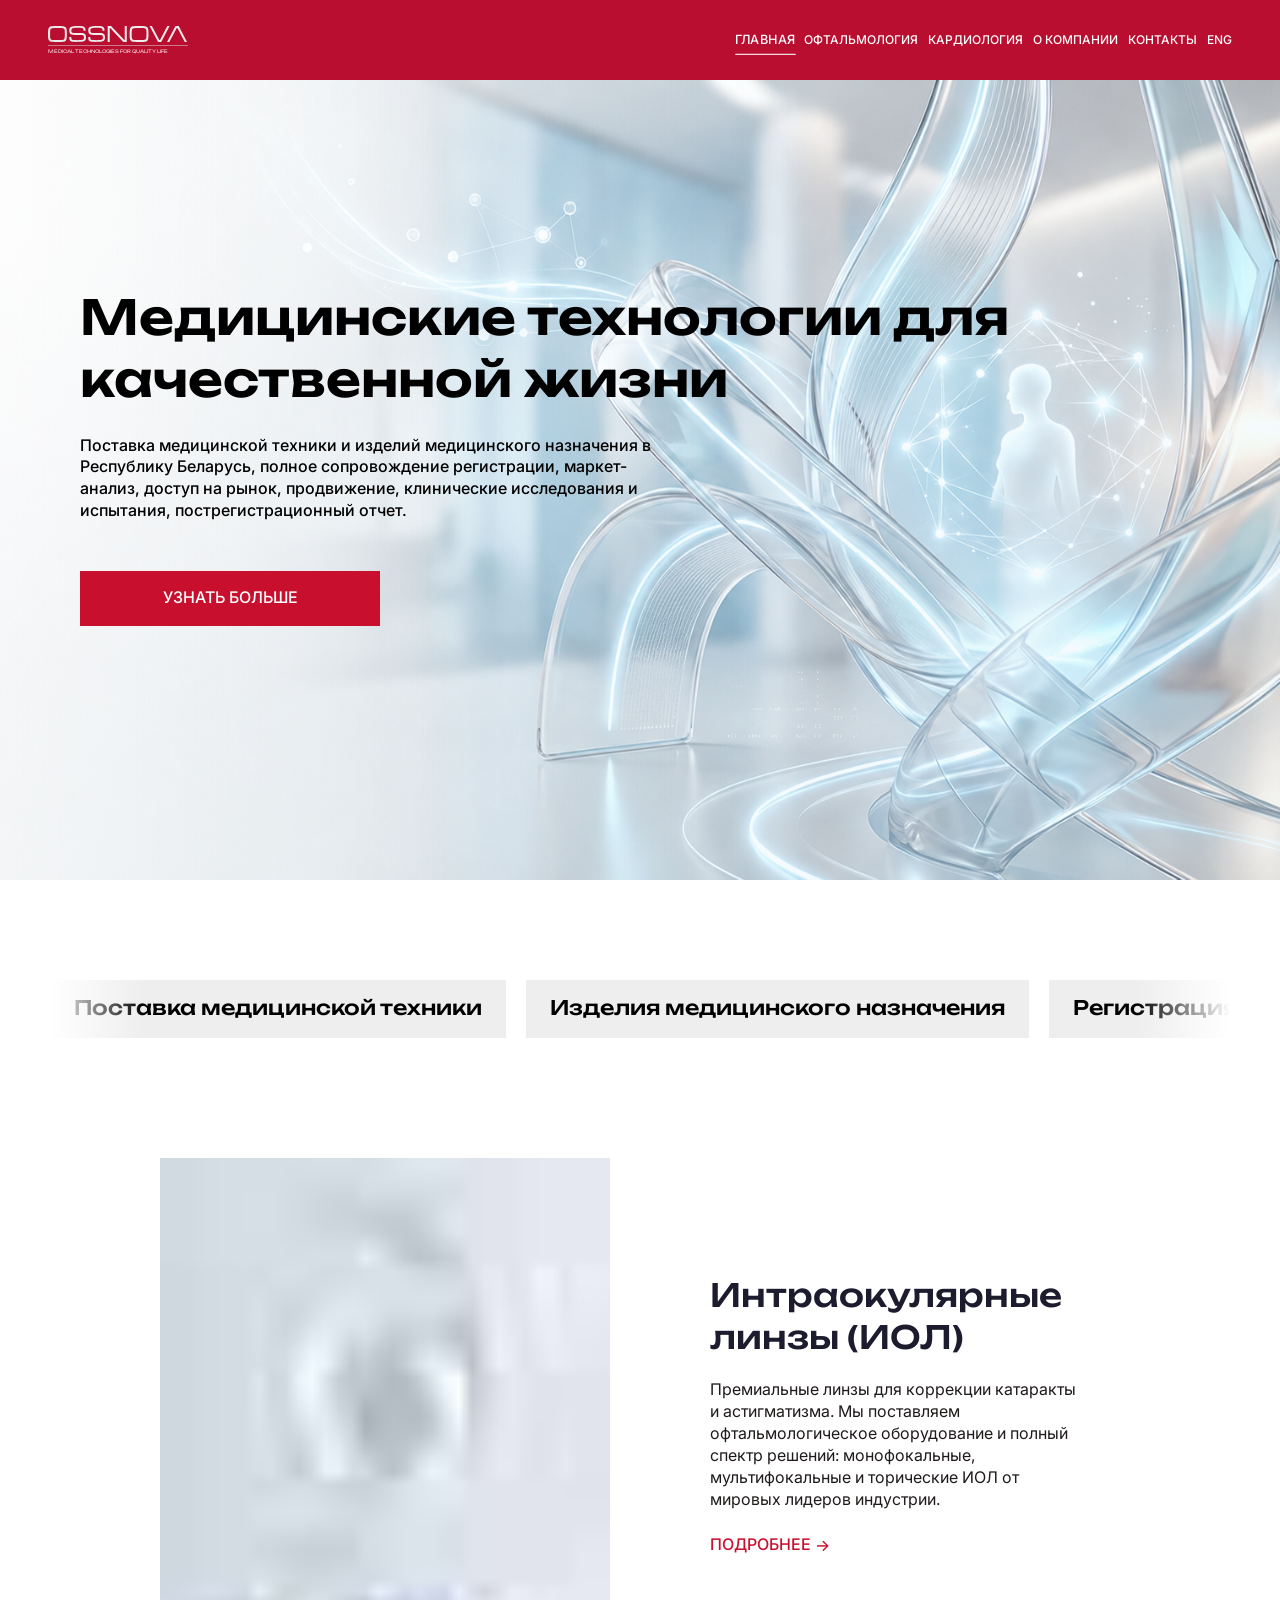
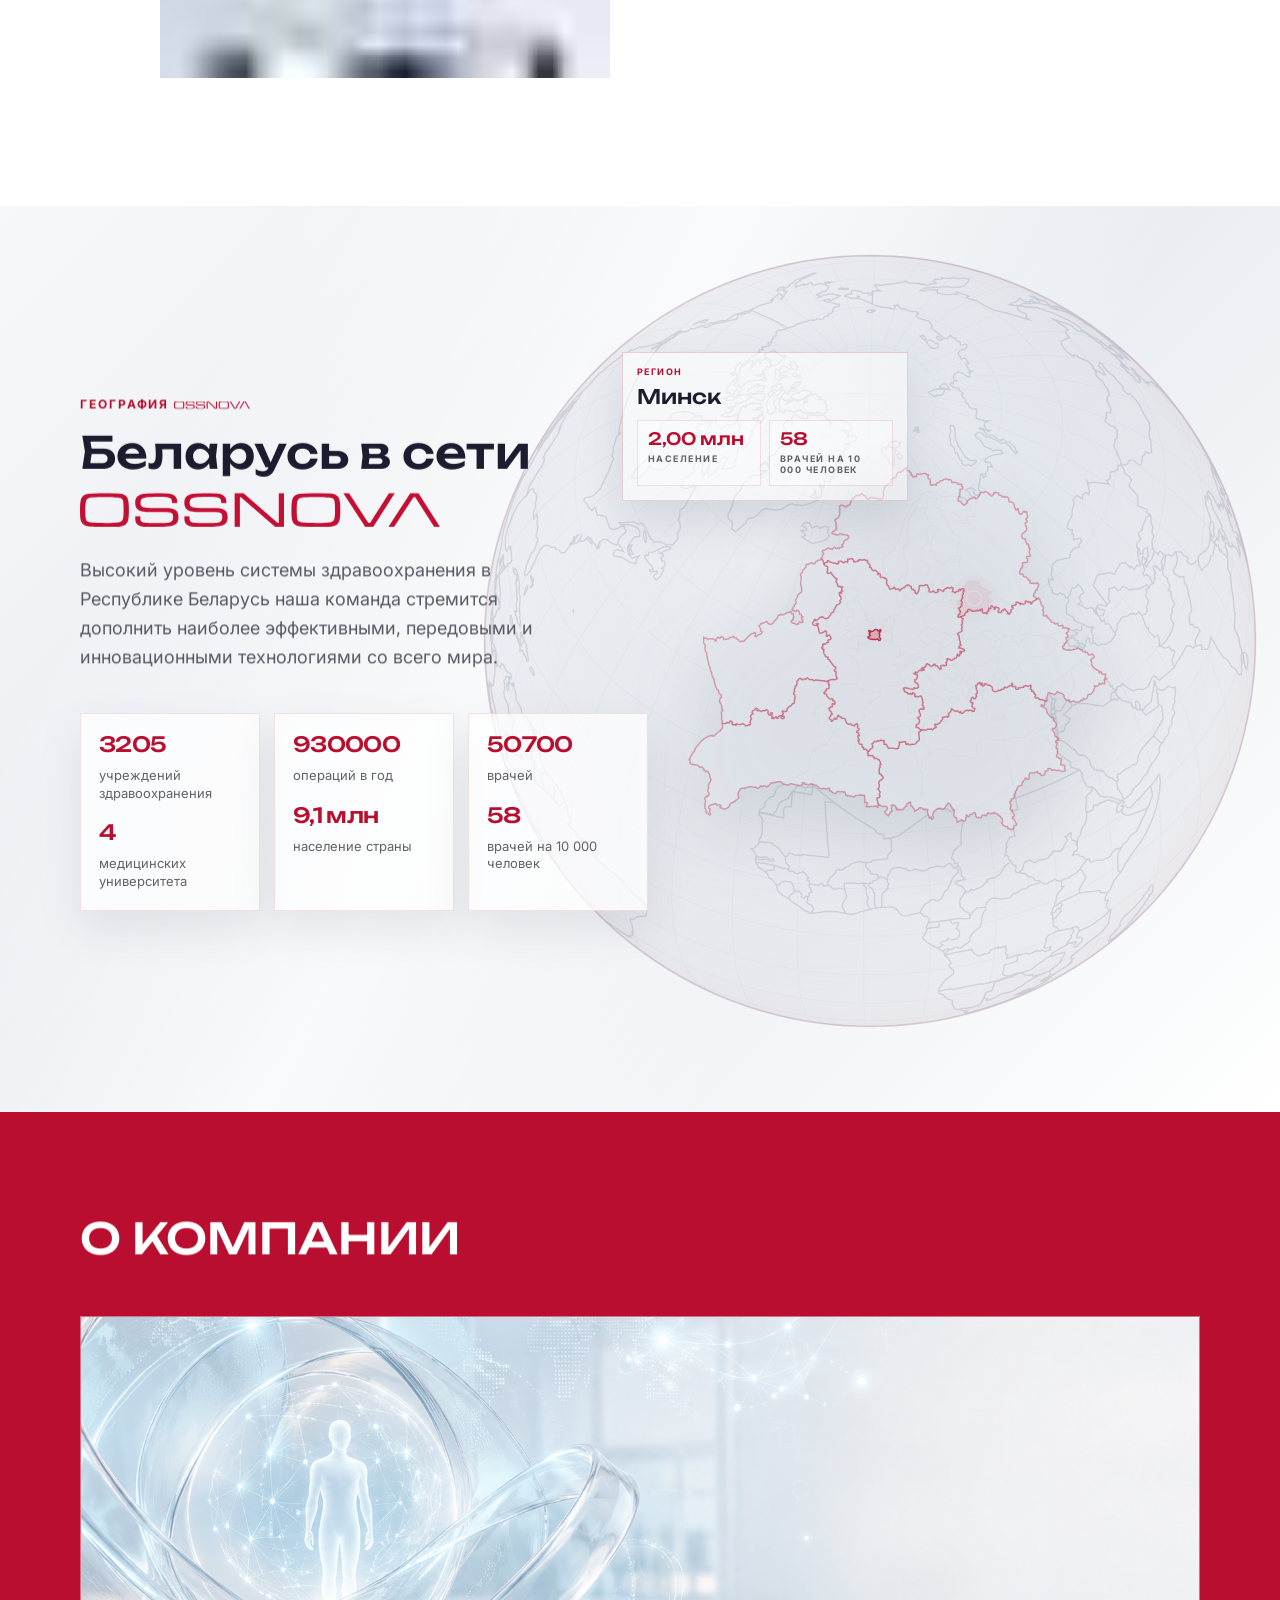
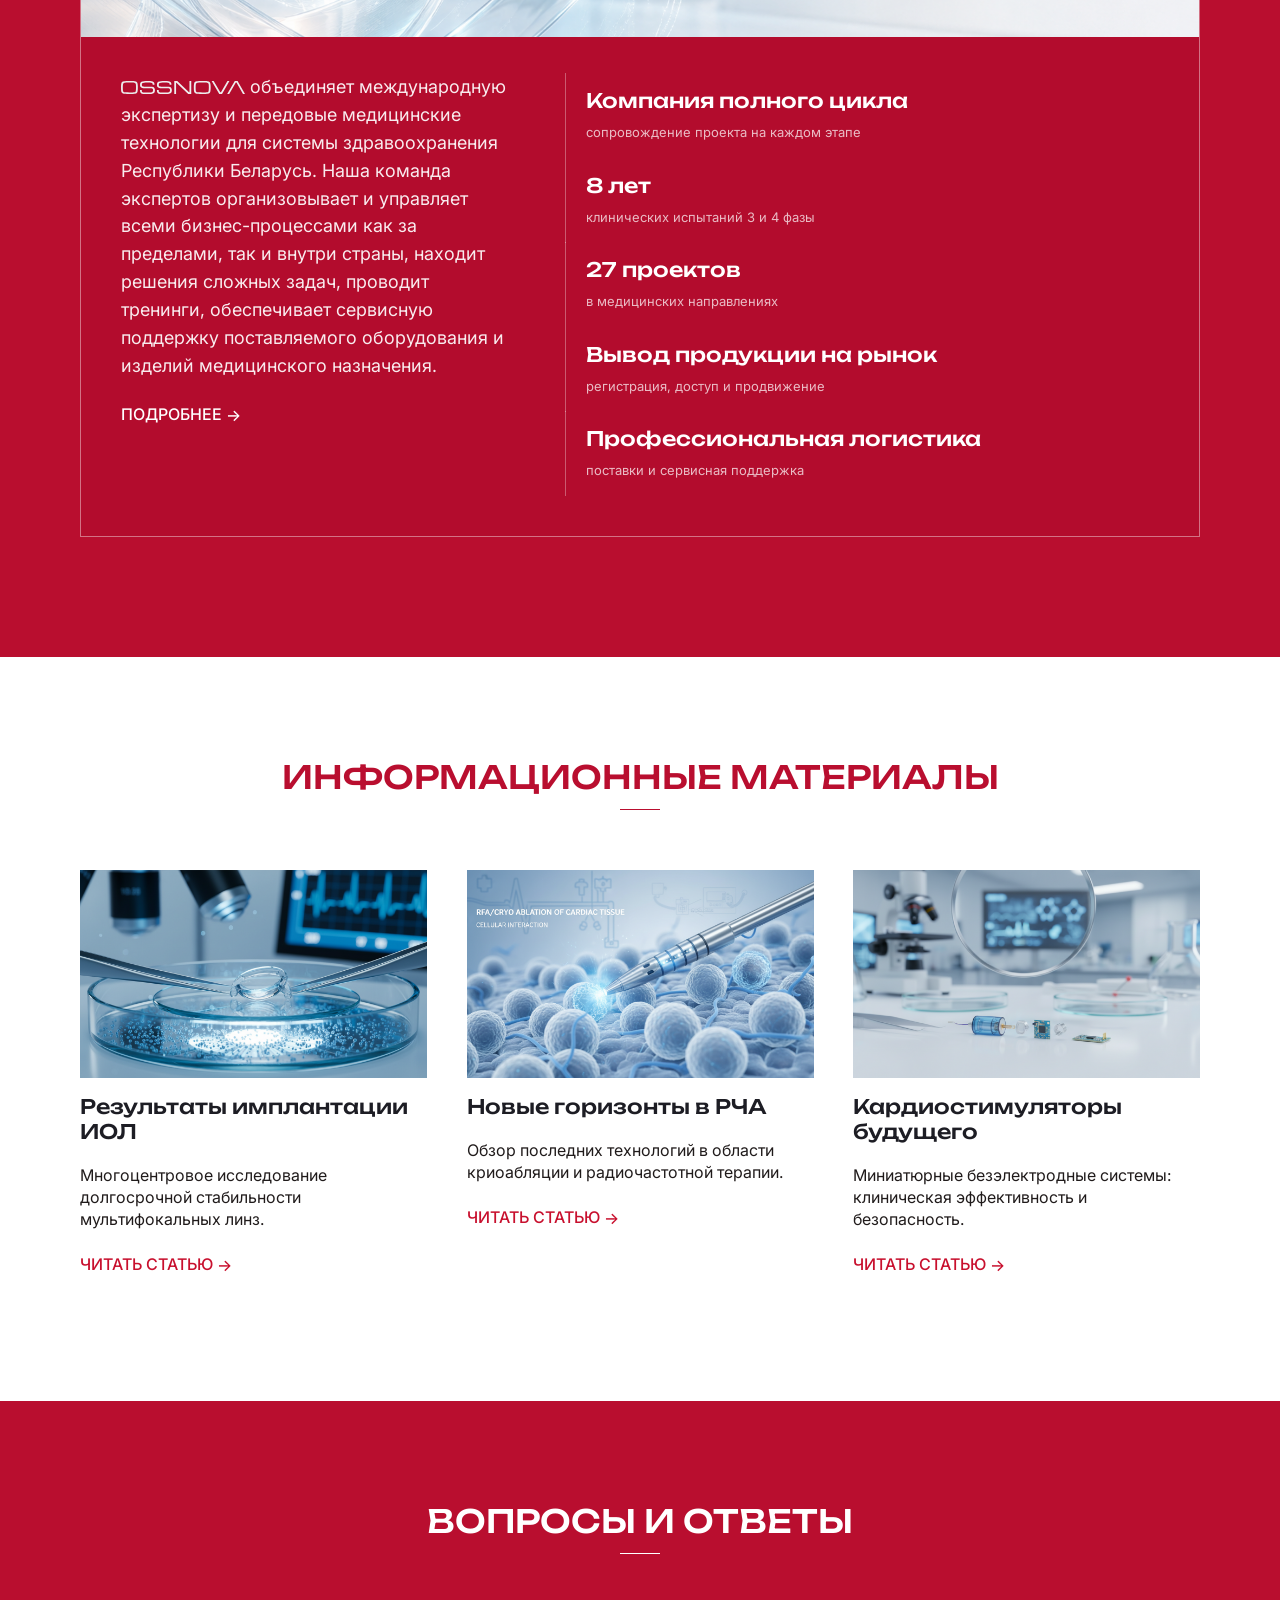
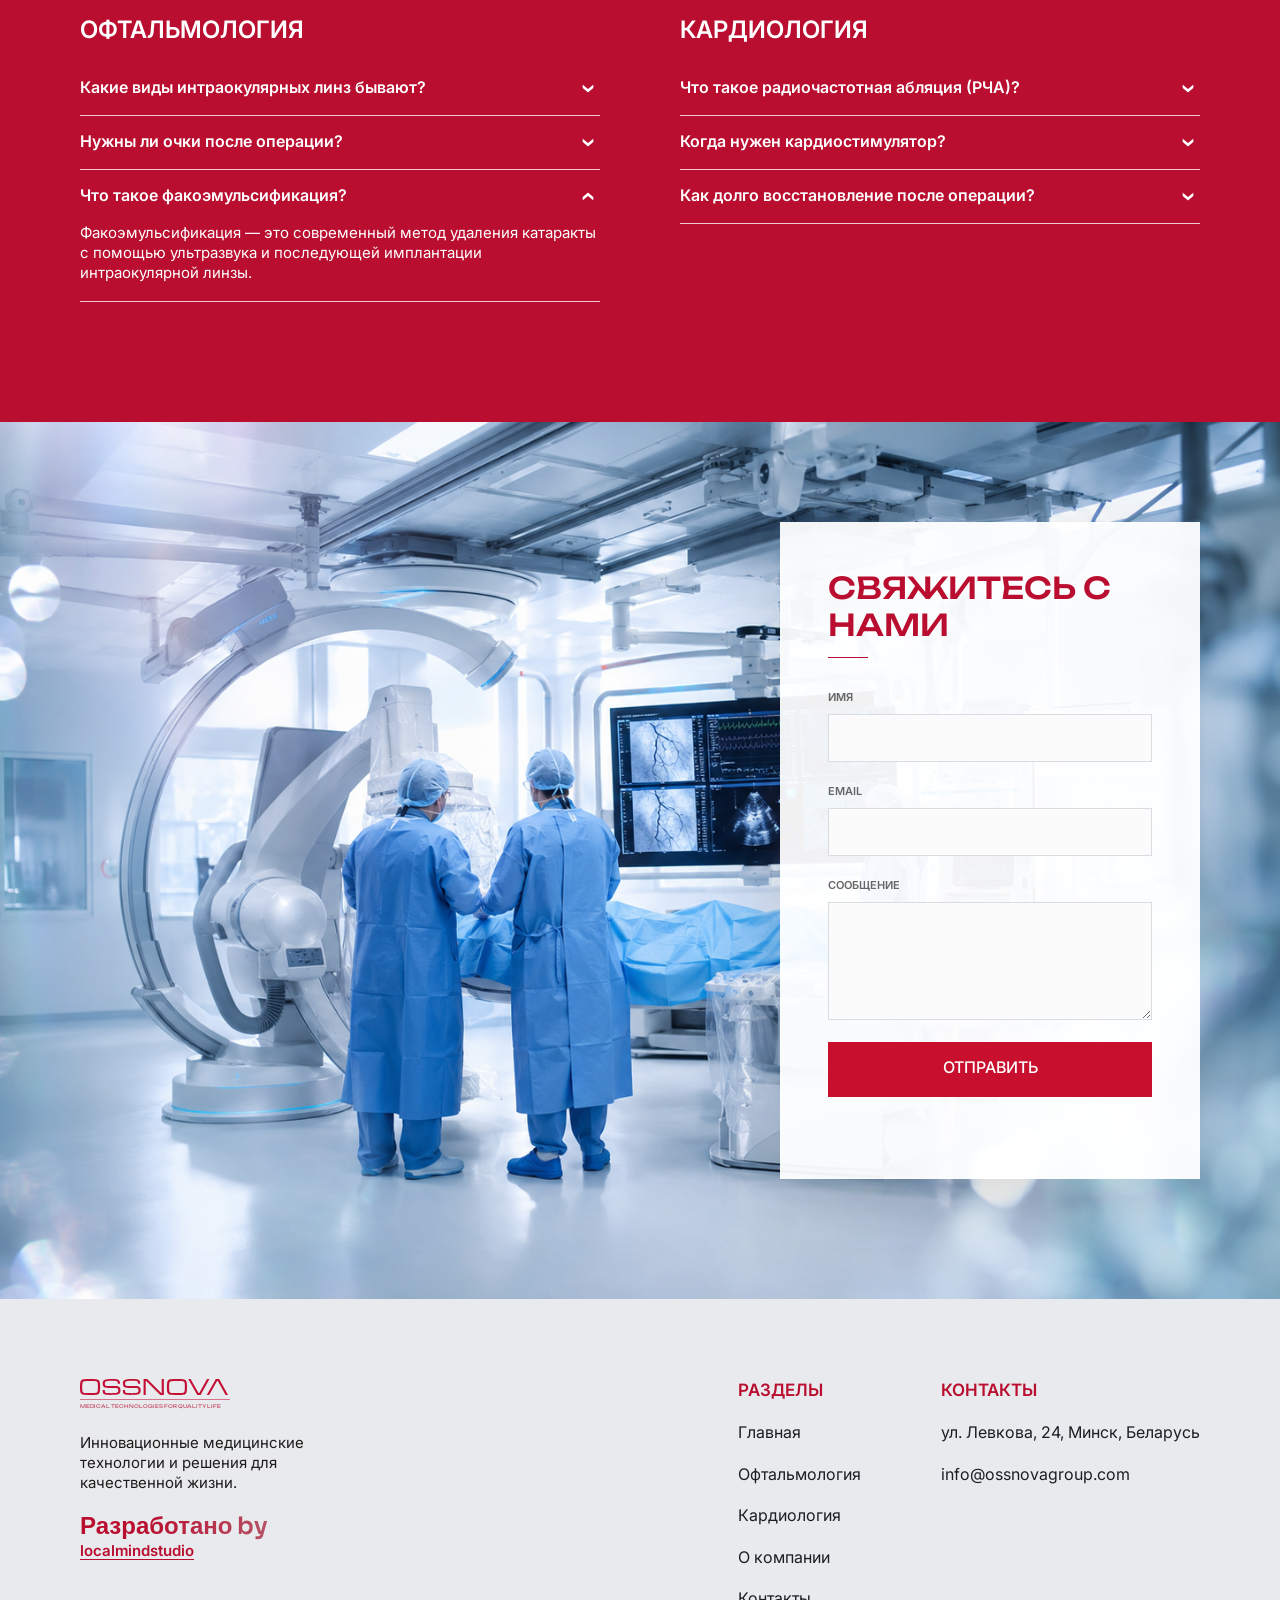
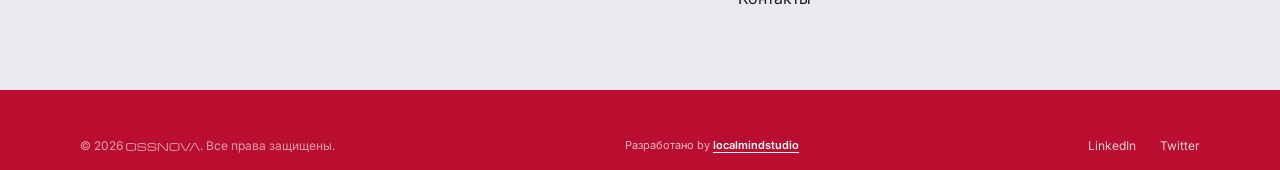
<file: index.html>
<!doctype html>
<html lang="ru">
  <head>
    <meta charset="UTF-8" />
    <meta name="viewport" content="width=device-width, initial-scale=1.0" />
    <title data-i18n="meta.index.title">OSSNOVA - медицинская техника и оборудование в Беларуси</title>
    <meta
      name="description"
      content="OSSNOVA - поставка и продажа медицинской техники в Беларуси: офтальмологическое и кардиологическое оборудование, интраокулярные линзы и РЧА-катетеры."
      data-i18n-content="meta.index.description"
    />
    <meta name="robots" content="index, follow" />
    <link rel="canonical" href="https://ossnovagroup.com/" />
    <link rel="icon" type="image/svg+xml" href="assets/favicon.svg?v=ossnova-favicon-1" />
    <meta name="theme-color" content="#b90e2f" />
    <link rel="preload" as="image" href="assets/hero.png" fetchpriority="high" />
    <style>
      html.is-i18n-pending body,
      html.is-home-motion-pending body {
        opacity: 0 !important;
        pointer-events: none;
        visibility: hidden;
      }

      @media (max-width: 640px) {
        html.is-home-mobile-motion-pending .hero h1,
        html.is-home-mobile-motion-pending .hero p,
        html.is-home-mobile-motion-pending .hero .button {
          opacity: 0;
          transform: translate3d(0, 10px, 0);
        }
      }
    </style>
    <script>
      (() => {
        const reducedMotionQuery = window.matchMedia("(prefers-reduced-motion: reduce)");
        const mobileMotionQuery = window.matchMedia("(max-width: 640px)");

        if (!reducedMotionQuery.matches && mobileMotionQuery.matches) {
          document.documentElement.classList.add("is-home-mobile-motion-pending");
          window.setTimeout(() => {
            document.documentElement.classList.remove("is-home-mobile-motion-pending");
          }, 1600);
        } else if (!reducedMotionQuery.matches) {
          document.documentElement.classList.add("is-home-motion-pending");
          window.setTimeout(() => {
            document.documentElement.classList.remove("is-home-motion-pending");
          }, 4200);
        }

        const supportedLanguages = ["ru", "en"];
        const storageKey = "ossnova-language";
        const pageLanguage = document.documentElement.lang || "ru";
        const params = new URLSearchParams(window.location.search);
        let storedLanguage = null;

        try {
          storedLanguage = window.localStorage.getItem(storageKey);
        } catch (error) {
          storedLanguage = null;
        }

        const language = params.get("lang") || storedLanguage || pageLanguage;

        if (supportedLanguages.includes(language)) {
          document.documentElement.lang = language;

          if (language !== pageLanguage) {
            document.documentElement.classList.add("is-i18n-pending");
          }
        }
      })();
    </script>
    <link rel="stylesheet" href="styles.css?v=brand-logo-2" />
  </head>
  <body>
    <header class="site-header">
      <a class="brand" href="index.html" aria-label="OSSNOVA">
        <span class="brand-logo" aria-hidden="true">
          <img class="brand-wordmark" src="assets/logo-ossnova-figma.svg" alt="" />
          <img class="brand-line" src="assets/logo-line-figma.svg" alt="" />
          <span class="brand-tagline" data-i18n="common.brand.tagline">Medical technologies for quality life</span>
        </span>
      </a>
      <button class="nav-toggle" type="button" aria-expanded="false" aria-controls="site-nav" aria-label="Открыть меню" data-i18n-aria-label="common.nav.openMenu">
        <span></span>
        <span></span>
        <span></span>
      </button>
      <nav class="site-nav" id="site-nav" aria-label="Основная навигация" data-i18n-aria-label="common.nav.label">
        <a href="index.html" aria-current="page" data-i18n="common.nav.home">Главная</a>
        <a href="ophthalmology.html" data-i18n="common.nav.ophthalmology">Офтальмология</a>
        <a href="cardiology.html" data-i18n="common.nav.cardiology">Кардиология</a>
        <a href="about.html" data-i18n="common.nav.about">О компании</a>
        <a href="contact.html" data-i18n="common.nav.contact">Контакты</a>
        <a href="#" lang="en" data-language-toggle>ENG</a>
      </nav>
    </header>

    <main id="top">
      <section class="hero" aria-labelledby="hero-title">
        <img class="hero-bg" src="assets/hero.png" alt="" decoding="async" fetchpriority="high" data-lqip="assets/lqip/hero.jpg" />
        <canvas class="hero-water" data-hero-water aria-hidden="true"></canvas>
        <div class="hero-ripple-reveal" aria-hidden="true">
          <span></span>
          <span></span>
          <span></span>
        </div>
        <div class="section-shell hero-content">
          <h1 id="hero-title" data-i18n="home.hero.title">Медицинские технологии для&nbsp;качественной жизни</h1>
          <p data-i18n="home.hero.text">
            Поставка медицинской техники и изделий медицинского назначения в Республику Беларусь,
            полное сопровождение регистрации, маркет-анализ, доступ на рынок, продвижение,
            клинические исследования и испытания, пострегистрационный отчет.
          </p>
          <a class="button button-primary" href="about.html" data-i18n="home.hero.cta">Узнать больше</a>
        </div>
      </section>

      <section class="partners" aria-label="Направления деятельности" data-i18n-aria-label="home.activities.label">
        <div class="partner-track" aria-hidden="true">
          <div class="partner-run">
            <div class="partner-chip"><span></span><b data-i18n="home.activities.medicalEquipment">Поставка медицинской техники</b></div>
            <div class="partner-chip"><span></span><b data-i18n="home.activities.medicalDevices">Изделия медицинского назначения</b></div>
            <div class="partner-chip"><span></span><b data-i18n="home.activities.registration">Регистрация</b></div>
            <div class="partner-chip"><span></span><b data-i18n="home.activities.marketAnalysis">Маркет-анализ</b></div>
            <div class="partner-chip"><span></span><b data-i18n="home.activities.marketAccess">Доступ на рынок</b></div>
            <div class="partner-chip"><span></span><b data-i18n="home.activities.promotion">Продвижение</b></div>
            <div class="partner-chip"><span></span><b data-i18n="home.activities.clinicalResearch">Клинические исследования</b></div>
            <div class="partner-chip"><span></span><b data-i18n="home.activities.clinicalTrials">Клинические испытания</b></div>
            <div class="partner-chip"><span></span><b data-i18n="home.activities.postRegistration">Пострегистрационный отчет</b></div>
          </div>
          <div class="partner-run">
            <div class="partner-chip"><span></span><b data-i18n="home.activities.medicalEquipment">Поставка медицинской техники</b></div>
            <div class="partner-chip"><span></span><b data-i18n="home.activities.medicalDevices">Изделия медицинского назначения</b></div>
            <div class="partner-chip"><span></span><b data-i18n="home.activities.registration">Регистрация</b></div>
            <div class="partner-chip"><span></span><b data-i18n="home.activities.marketAnalysis">Маркет-анализ</b></div>
            <div class="partner-chip"><span></span><b data-i18n="home.activities.marketAccess">Доступ на рынок</b></div>
            <div class="partner-chip"><span></span><b data-i18n="home.activities.promotion">Продвижение</b></div>
            <div class="partner-chip"><span></span><b data-i18n="home.activities.clinicalResearch">Клинические исследования</b></div>
            <div class="partner-chip"><span></span><b data-i18n="home.activities.clinicalTrials">Клинические испытания</b></div>
            <div class="partner-chip"><span></span><b data-i18n="home.activities.postRegistration">Пострегистрационный отчет</b></div>
          </div>
        </div>
      </section>

      <section class="solutions section-shell section-offset" id="solutions" aria-label="Решения OSSNOVA" data-i18n-aria-label="home.solution.label">
        <div class="solution-carousel" data-carousel>
          <div class="solution-viewport">
            <div class="solution-track">
              <article class="solution-card">
                <div class="solution-media">
                  <img src="assets/solution-iol.png" alt="Интраокулярная линза" loading="lazy" decoding="async" data-lqip="assets/lqip/solution-iol.jpg" data-i18n-alt="home.solution.iol.alt" />
                </div>
                <div class="solution-copy">
                  <h2 data-i18n="home.solution.iol.title">Интраокулярные линзы (ИОЛ)</h2>
                  <p data-i18n="home.solution.iol.text">
                    Премиальные линзы для коррекции катаракты и астигматизма. Мы предлагаем
                    полный спектр решений: монофокальные, мультифокальные и торические ИОЛ от
                    мировых лидеров индустрии.
                  </p>
                  <a class="text-link" href="ophthalmology.html" data-i18n="common.moreDetails">Подробнее</a>
                </div>
              </article>

              <article class="solution-card">
                <div class="solution-media">
                  <img src="assets/solution-cardiology.png" alt="Операционная для кардиологии" loading="lazy" decoding="async" data-lqip="assets/lqip/solution-cardiology.jpg" data-i18n-alt="home.solution.cardiology.alt" />
                </div>
                <div class="solution-copy">
                  <h2 data-i18n="home.solution.cardiology.title">Кардиологические решения</h2>
                  <p data-i18n="home.solution.cardiology.text">
                    Инновационные системы для электрофизиологии и интервенционной кардиологии.
                    РЧА-катетеры нового поколения и системы навигации для лечения сложных
                    аритмий.
                  </p>
                  <a class="text-link" href="cardiology.html" data-i18n="common.moreDetails">Подробнее</a>
                </div>
              </article>

              <article class="solution-card" aria-hidden="true">
                <div class="solution-media">
                  <img src="assets/solution-iol.png" alt="" loading="lazy" decoding="async" data-lqip="assets/lqip/solution-iol.jpg" />
                </div>
                <div class="solution-copy">
                  <h2 data-i18n="home.solution.iol.title">Интраокулярные линзы (ИОЛ)</h2>
                  <p data-i18n="home.solution.iol.text">
                    Премиальные линзы для коррекции катаракты и астигматизма. Мы предлагаем
                    полный спектр решений: монофокальные, мультифокальные и торические ИОЛ от
                    мировых лидеров индустрии.
                  </p>
                  <a class="text-link" href="ophthalmology.html" tabindex="-1" data-i18n="common.moreDetails">Подробнее</a>
                </div>
              </article>

              <article class="solution-card" aria-hidden="true">
                <div class="solution-media">
                  <img src="assets/solution-cardiology.png" alt="" loading="lazy" decoding="async" data-lqip="assets/lqip/solution-cardiology.jpg" />
                </div>
                <div class="solution-copy">
                  <h2 data-i18n="home.solution.cardiology.title">Кардиологические решения</h2>
                  <p data-i18n="home.solution.cardiology.text">
                    Инновационные системы для электрофизиологии и интервенционной кардиологии.
                    РЧА-катетеры нового поколения и системы навигации для лечения сложных
                    аритмий.
                  </p>
                  <a class="text-link" href="cardiology.html" tabindex="-1" data-i18n="common.moreDetails">Подробнее</a>
                </div>
              </article>
            </div>
          </div>
          <div class="carousel-controls" aria-label="Переключение решений" data-i18n-aria-label="home.carousel.label">
            <button type="button" class="carousel-btn" data-carousel-prev aria-label="Предыдущее решение" data-i18n-aria-label="home.carousel.prev">
              <span aria-hidden="true">‹</span>
            </button>
            <button type="button" class="carousel-dot is-active" data-carousel-dot="0" aria-label="Показать ИОЛ" data-i18n-aria-label="home.carousel.showIol"></button>
            <button type="button" class="carousel-dot" data-carousel-dot="1" aria-label="Показать кардиологию" data-i18n-aria-label="home.carousel.showCardiology"></button>
            <button type="button" class="carousel-btn" data-carousel-next aria-label="Следующее решение" data-i18n-aria-label="home.carousel.next">
              <span aria-hidden="true">›</span>
            </button>
          </div>
        </div>
      </section>

      <section class="belarus-network" aria-labelledby="belarus-title">
        <canvas class="belarus-network__globe" data-belarus-globe aria-hidden="true"></canvas>
        <div class="section-shell belarus-network__shell">
          <div class="belarus-network__copy">
            <p class="section-kicker" data-i18n-html="home.geography.kicker">География <span class="brand-inline-logo" role="img" aria-label="OSSNOVA"><img src="assets/logo-ossnova-figma.svg" alt="" /></span></p>
            <h2 id="belarus-title" class="belarus-network__title">
              <span data-i18n="home.geography.title">Беларусь в сети</span>
              <span class="belarus-title-logo" aria-label="OSSNOVA">
                <img class="brand-wordmark" src="assets/logo-ossnova-figma.svg" alt="" />
              </span>
            </h2>
            <p data-i18n="home.geography.text">
              Высокий уровень системы здравоохранения в Республике Беларусь наша команда стремится
              дополнить наиболее эффективными, передовыми и инновационными технологиями со всего мира.
            </p>
            <div class="belarus-network__stats" aria-label="Показатели покрытия" data-i18n-aria-label="home.geography.stats.coverageLabel">
              <div>
                <strong data-i18n="home.geography.stats.institutions.value">3205</strong>
                <span data-i18n="home.geography.stats.institutions.label">учреждений здравоохранения</span>
                <strong data-i18n="home.geography.stats.universities.value">4</strong>
                <span data-i18n="home.geography.stats.universities.label">медицинских университета</span>
              </div>
              <div>
                <strong data-i18n="home.geography.stats.surgeries.value">930000</strong>
                <span data-i18n="home.geography.stats.surgeries.label">операций в год</span>
                <strong data-i18n="home.geography.stats.population.value">9,1 млн</strong>
                <span data-i18n="home.geography.stats.population.label">население страны</span>
              </div>
              <div>
                <strong data-i18n="home.geography.stats.doctors.value">50700</strong>
                <span data-i18n="home.geography.stats.doctors.label">врачей</span>
                <strong data-i18n="home.geography.stats.doctorsPerCapita.value">58</strong>
                <span data-i18n="home.geography.stats.doctorsPerCapita.label">врачей на 10 000 человек</span>
              </div>
            </div>
          </div>

          <div class="belarus-map-card" data-belarus-map>
            <div class="belarus-map-card__globe" aria-hidden="true"></div>
            <div class="belarus-map-card__stage">
              <svg
                class="belarus-map"
                viewBox="0 0 760 560"
                role="img"
                aria-labelledby="belarus-map-title"
                aria-describedby="belarus-map-desc"
              >
                <title id="belarus-map-title" data-i18n="home.map.title">Карта Беларуси из точек</title>
                <desc id="belarus-map-desc" data-i18n="home.map.description">
                  Интерактивная карта регионов Беларуси. Наведите курсор или перейдите клавиатурой
                  по областям, чтобы увидеть информацию.
                </desc>
                <g class="belarus-map__halo" data-belarus-halo></g>
                <g class="belarus-map__regions" data-belarus-regions></g>
              </svg>
              <div class="belarus-map-loader" data-belarus-loader data-i18n="home.map.loader">Загрузка карты</div>
            </div>

            <aside class="belarus-region-panel" aria-live="polite">
              <span data-i18n="home.map.panel.region">Регион</span>
              <h3 data-belarus-region-name data-i18n="home.map.panel.defaultTitle">Беларусь</h3>
              <p data-belarus-region-text data-i18n="home.map.panel.defaultText">
                Наведите на область на карте, чтобы увидеть информацию о региональном покрытии.
              </p>
              <div class="belarus-region-metrics" data-belarus-region-metrics aria-label="Показатели региона" data-i18n-aria-label="home.map.panel.metrics"></div>
            </aside>
          </div>
        </div>
      </section>

      <section class="home-about" id="about-preview" aria-labelledby="home-about-title">
        <div class="section-shell home-about-shell">
          <h2 id="home-about-title" data-i18n="home.about.title">О компании</h2>
          <div class="home-about-panel">
            <div class="home-about-media">
              <img src="assets/about.png" alt="" loading="lazy" decoding="async" data-lqip="assets/lqip/about.jpg" />
            </div>
            <div class="home-about-content">
              <div class="home-about-copy">
                <p data-i18n-html="home.about.text">
                  <span class="brand-inline-logo" role="img" aria-label="OSSNOVA"><img src="assets/logo-ossnova-figma.svg" alt="" /></span> объединяет международную экспертизу и передовые медицинские технологии
                  для системы здравоохранения Республики Беларусь. Наша команда экспертов организовывает
                  и управляет всеми бизнес-процессами как за пределами, так и внутри страны, находит
                  решения сложных задач, проводит тренинги, обеспечивает сервисную поддержку поставляемого
                  оборудования и изделий медицинского назначения.
                </p>
                <a class="text-link text-link-light" href="about.html" data-i18n="common.moreDetails">Подробнее</a>
              </div>
              <dl class="home-about-stats">
                <div>
                  <dt><span data-i18n="home.about.stats.fullCycle.value">Компания полного цикла</span></dt>
                  <dd><span data-i18n="home.about.stats.fullCycle.label">сопровождение проекта на каждом этапе</span></dd>
                </div>
                <div>
                  <dt><span data-i18n="home.about.stats.trials.value">8 лет</span></dt>
                  <dd><span data-i18n="home.about.stats.trials.label">клинических испытаний 3 и 4 фазы</span></dd>
                </div>
                <div>
                  <dt><span data-i18n="home.about.stats.projects.value">27 проектов</span></dt>
                  <dd><span data-i18n="home.about.stats.projects.label">в медицинских направлениях</span></dd>
                </div>
                <div>
                  <dt><span data-i18n="home.about.stats.market.value">Вывод продукции на рынок</span></dt>
                  <dd><span data-i18n="home.about.stats.market.label">регистрация, доступ и продвижение</span></dd>
                </div>
                <div>
                  <dt><span data-i18n="home.about.stats.logistics.value">Профессиональная логистика</span></dt>
                  <dd><span data-i18n="home.about.stats.logistics.label">поставки и сервисная поддержка</span></dd>
                </div>
              </dl>
            </div>
          </div>
        </div>
      </section>

      <section class="materials section-shell" aria-labelledby="materials-title">
        <div class="section-title">
          <h2 id="materials-title" data-i18n="home.materials.title">Информационные материалы</h2>
          <span></span>
        </div>
        <div class="materials-grid">
          <article class="material-card">
            <img src="assets/material-iol.png" alt="" loading="lazy" decoding="async" data-lqip="assets/lqip/material-iol.jpg" />
            <h3 data-i18n="home.materials.iol.title">Результаты имплантации ИОЛ</h3>
            <p data-i18n="home.materials.iol.text">Многоцентровое исследование долгосрочной стабильности мультифокальных линз.</p>
            <a class="text-link" href="ophthalmology-article.html" data-i18n="common.readArticle">Читать статью</a>
          </article>
          <article class="material-card">
            <img src="assets/material-rfa.png" alt="" loading="lazy" decoding="async" data-lqip="assets/lqip/material-rfa.jpg" />
            <h3 data-i18n="home.materials.rfa.title">Новые горизонты в РЧА</h3>
            <p data-i18n="home.materials.rfa.text">Обзор последних технологий в области криоабляции и радиочастотной терапии.</p>
            <a class="text-link" href="cardiology-article.html" data-i18n="common.readArticle">Читать статью</a>
          </article>
          <article class="material-card">
            <img src="assets/material-pacemaker.png" alt="" loading="lazy" decoding="async" data-lqip="assets/lqip/material-pacemaker.jpg" />
            <h3 data-i18n="home.materials.pacemaker.title">Кардиостимуляторы будущего</h3>
            <p data-i18n="home.materials.pacemaker.text">Миниатюрные безэлектродные системы: клиническая эффективность и безопасность.</p>
            <a class="text-link" href="cardiology-article.html" data-i18n="common.readArticle">Читать статью</a>
          </article>
        </div>
      </section>

      <section class="faq" aria-labelledby="faq-title">
        <div class="section-shell">
          <div class="section-title section-title-light">
            <h2 id="faq-title" data-i18n="home.faq.title">Вопросы и ответы</h2>
            <span></span>
          </div>
          <div class="faq-columns">
            <div class="faq-column">
              <h3 data-i18n="home.faq.ophthalmology">Офтальмология</h3>
              <details>
                <summary data-i18n="home.faq.iolTypes.question">Какие виды интраокулярных линз бывают?</summary>
                <p data-i18n="home.faq.iolTypes.answer">Монофокальные, мультифокальные и торические ИОЛ подбираются под клиническую задачу и образ жизни пациента.</p>
              </details>
              <details>
                <summary data-i18n="home.faq.glasses.question">Нужны ли очки после операции?</summary>
                <p data-i18n="home.faq.glasses.answer">Это зависит от типа линзы и исходного состояния зрения. Премиальные ИОЛ могут снижать зависимость от очков.</p>
              </details>
              <details open>
                <summary data-i18n="home.faq.phaco.question">Что такое факоэмульсификация?</summary>
                <p data-i18n="home.faq.phaco.answer">
                  Факоэмульсификация — это современный метод удаления катаракты с помощью
                  ультразвука и последующей имплантации интраокулярной линзы.
                </p>
              </details>
            </div>
            <div class="faq-column">
              <h3 data-i18n="home.faq.cardiology">Кардиология</h3>
              <details>
                <summary data-i18n="home.faq.rfa.question">Что такое радиочастотная абляция (РЧА)?</summary>
                <p data-i18n="home.faq.rfa.answer">Это малоинвазивная процедура для лечения нарушений сердечного ритма с помощью контролируемого воздействия на очаг аритмии.</p>
              </details>
              <details>
                <summary data-i18n="home.faq.pacemaker.question">Когда нужен кардиостимулятор?</summary>
                <p data-i18n="home.faq.pacemaker.answer">Кардиостимулятор применяют при нарушениях ритма, когда сердцу требуется регулярная электрическая поддержка.</p>
              </details>
              <details>
                <summary data-i18n="home.faq.recovery.question">Как долго восстановление после операции?</summary>
                <p data-i18n="home.faq.recovery.answer">Сроки зависят от процедуры и состояния пациента; план наблюдения определяет лечащий врач.</p>
              </details>
            </div>
          </div>
        </div>
      </section>

      <section class="home-contact-cta" aria-labelledby="home-contact-title">
        <img class="home-contact-bg" src="assets/contact-bg.png" alt="" loading="lazy" decoding="async" data-lqip="assets/lqip/contact-bg.jpg" />
        <div class="section-shell home-contact-cta-inner">
          <div class="home-contact-spacer" aria-hidden="true"></div>
          <form class="home-contact-form contact-form" action="https://formspree.io/f/mnjkjjvo" method="post" data-contact-form>
            <input type="hidden" name="_subject" value="OSSNOVA website contact request" />
            <h2 id="home-contact-title" data-i18n="common.form.title">Свяжитесь с нами</h2>
            <label>
              <span data-i18n="common.form.name">Имя</span>
              <input type="text" name="name" autocomplete="name" required />
            </label>
            <label>
              <span data-i18n="common.form.email">Email</span>
              <input type="email" name="email" autocomplete="email" required />
            </label>
            <label>
              <span data-i18n="common.form.message">Сообщение</span>
              <textarea name="message" required></textarea>
            </label>
            <button class="button button-primary" type="submit" data-i18n="common.form.submit">Отправить</button>
            <p class="form-status" aria-live="polite"></p>
          </form>
        </div>
      </section>
    </main>

    <footer class="site-footer">
      <div class="footer-main">
        <div class="footer-brand">
          <span class="footer-logo" aria-label="OSSNOVA">
            <img class="brand-wordmark" src="assets/logo-ossnova-figma.svg" alt="" />
            <img class="brand-line" src="assets/logo-line-figma.svg" alt="" />
            <small data-i18n="common.brand.tagline">Medical technologies for quality life</small>
          </span>
          <p data-i18n="common.footer.description">Инновационные медицинские технологии и решения для качественной жизни.</p>
          <p class="footer-credit">
            <span data-i18n="common.footer.developed">Разработано by</span> <a href="https://localmindstudio.site/" target="_blank" rel="noopener">localmindstudio</a>
          </p>
        </div>
        <div class="footer-links">
          <div>
            <h2 data-i18n="common.footer.sections">Разделы</h2>
            <a href="index.html" data-i18n="common.nav.home">Главная</a>
            <a href="ophthalmology.html" data-i18n="common.nav.ophthalmology">Офтальмология</a>
            <a href="cardiology.html" data-i18n="common.nav.cardiology">Кардиология</a>
            <a href="about.html" data-i18n="common.nav.about">О компании</a>
            <a href="contact.html" data-i18n="common.nav.contact">Контакты</a>
          </div>
          <div>
            <h2 data-i18n="common.footer.contacts">Контакты</h2>
            <a href="https://www.google.com/maps/search/?api=1&query=%D1%83%D0%BB.%20%D0%9B%D0%B5%D0%B2%D0%BA%D0%BE%D0%B2%D0%B0%2024%2C%20%D0%9C%D0%B8%D0%BD%D1%81%D0%BA%2C%20%D0%91%D0%B5%D0%BB%D0%B0%D1%80%D1%83%D1%81%D1%8C">
              <span data-i18n="common.address.levkova">ул. Левкова, 24, Минск, Беларусь</span>
            </a>
            <a href="mailto:info@ossnovagroup.com">info@ossnovagroup.com</a>
          </div>
        </div>
      </div>
      <div class="footer-bottom">
        <p data-i18n-html="common.footer.rights">© 2026 <span class="brand-inline-logo" role="img" aria-label="OSSNOVA"><img src="assets/logo-ossnova-figma.svg" alt="" /></span>. Все права защищены.</p>
        <p class="footer-credit footer-credit-bottom">
          <span data-i18n="common.footer.developed">Разработано by</span> <a href="https://localmindstudio.site/" target="_blank" rel="noopener">localmindstudio</a>
        </p>
        <div>
          <a href="#">LinkedIn</a>
          <a href="#">Twitter</a>
        </div>
      </div>
    </footer>

    <script src="assets/d3.v7.min.js"></script>
    <script src="assets/world-countries.js"></script>
    <script src="assets/belarus-adm1.js"></script>
    <script src="script.js?v=map-region-stats-3"></script>
  </body>
</html>
</file>
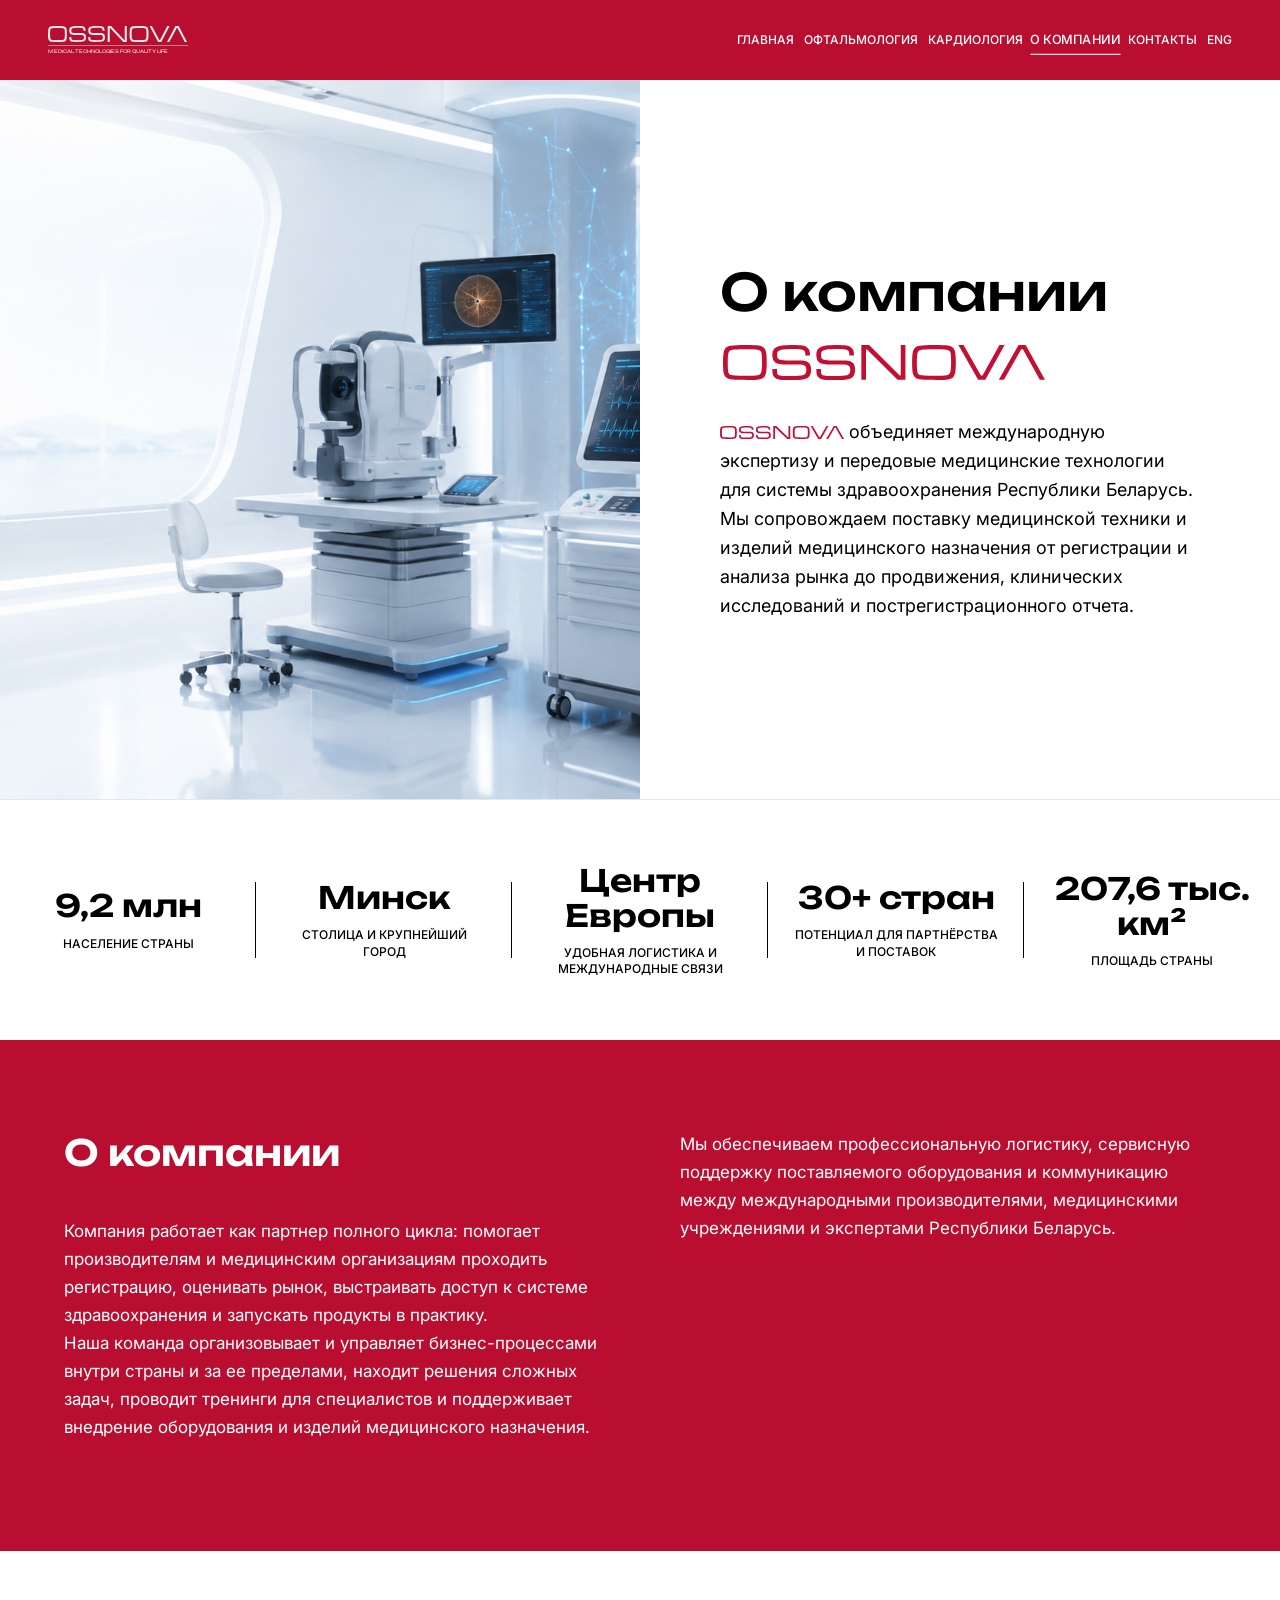
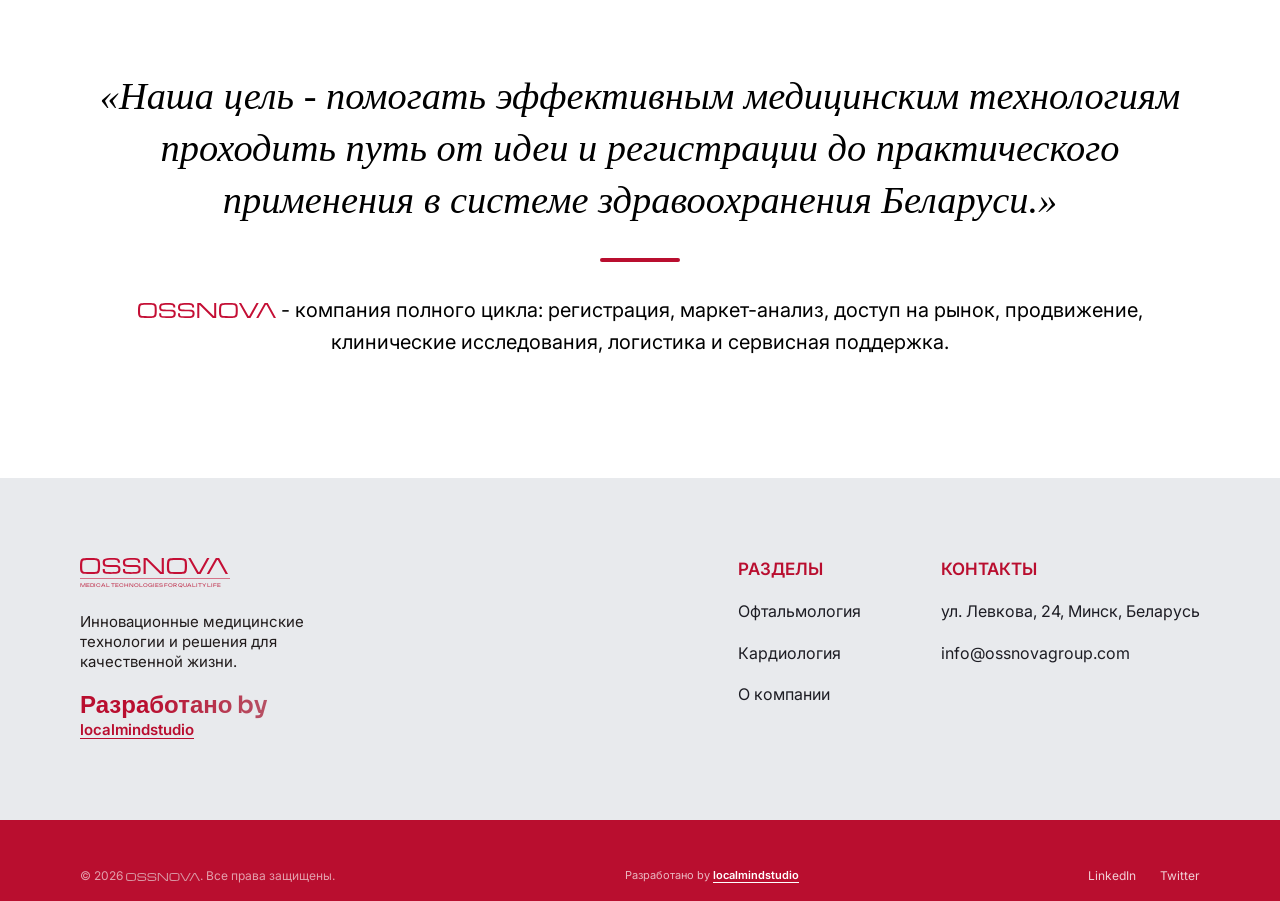
<file: about.html>
<!doctype html>
<html lang="ru">
  <head>
    <meta charset="UTF-8" />
    <meta name="viewport" content="width=device-width, initial-scale=1.0" />
    <title data-i18n="meta.about.title">О компании OSSNOVA - поставки медицинской техники в Беларуси</title>
    <meta
      name="description"
      content="OSSNOVA поставляет медицинскую технику и оборудование для клиник Беларуси: офтальмология, кардиология, логистика, сервис и обучение специалистов."
      data-i18n-content="meta.about.description"
    />
    <meta name="robots" content="index, follow" />
    <link rel="canonical" href="https://ossnovagroup.com/about.html" />
    <link rel="icon" type="image/svg+xml" href="assets/favicon.svg?v=ossnova-favicon-1" />
    <meta name="theme-color" content="#b90e2f" />
    <script>
      (() => {
        const supportedLanguages = ["ru", "en"];
        const storageKey = "ossnova-language";
        const pageLanguage = document.documentElement.lang || "ru";
        const params = new URLSearchParams(window.location.search);
        let storedLanguage = null;

        try {
          storedLanguage = window.localStorage.getItem(storageKey);
        } catch (error) {
          storedLanguage = null;
        }

        const language = params.get("lang") || storedLanguage || pageLanguage;

        if (supportedLanguages.includes(language)) {
          document.documentElement.lang = language;

          if (language !== pageLanguage) {
            document.documentElement.classList.add("is-i18n-pending");
          }
        }
      })();
    </script>
    <link rel="stylesheet" href="styles.css?v=brand-logo-2" />
  </head>
  <body>
    <header class="site-header">
      <a class="brand" href="index.html" aria-label="OSSNOVA">
        <span class="brand-logo" aria-hidden="true">
          <img class="brand-wordmark" src="assets/logo-ossnova-figma.svg" alt="" />
          <img class="brand-line" src="assets/logo-line-figma.svg" alt="" />
          <span class="brand-tagline" data-i18n="common.brand.tagline">Medical technologies for quality life</span>
        </span>
      </a>
      <button class="nav-toggle" type="button" aria-expanded="false" aria-controls="site-nav" aria-label="Открыть меню" data-i18n-aria-label="common.nav.openMenu">
        <span></span>
        <span></span>
        <span></span>
      </button>
      <nav class="site-nav" id="site-nav" aria-label="Основная навигация" data-i18n-aria-label="common.nav.label">
        <a href="index.html" data-i18n="common.nav.home">Главная</a>
        <a href="ophthalmology.html" data-i18n="common.nav.ophthalmology">Офтальмология</a>
        <a href="cardiology.html" data-i18n="common.nav.cardiology">Кардиология</a>
        <a href="about.html" aria-current="page" data-i18n="common.nav.about">О компании</a>
        <a href="contact.html" data-i18n="common.nav.contact">Контакты</a>
        <a href="#" lang="en" data-language-toggle>ENG</a>
      </nav>
    </header>

    <main class="about-page">
      <section class="about-hero" aria-labelledby="about-title">
        <div class="about-hero-media">
          <img src="assets/about-figma-hero.png" alt="" decoding="async" fetchpriority="high" data-lqip="assets/lqip/about-figma-hero.jpg" />
        </div>
        <div class="about-hero-copy">
          <h1 id="about-title" data-i18n-html="about.hero.title">О компании <span class="brand-inline-logo brand-inline-logo--title" role="img" aria-label="OSSNOVA"><img src="assets/logo-ossnova-figma.svg" alt="" /></span></h1>
          <p data-i18n-html="about.hero.text">
            <span class="brand-inline-logo" role="img" aria-label="OSSNOVA"><img src="assets/logo-ossnova-figma.svg" alt="" /></span> объединяет международную экспертизу и передовые медицинские технологии для
            системы здравоохранения Республики Беларусь. Мы сопровождаем поставку медицинской
            техники и изделий медицинского назначения от регистрации и анализа рынка до продвижения,
            клинических исследований и пострегистрационного отчета.
          </p>
        </div>
      </section>

      <dl class="about-stats" aria-label="Ключевые факты" data-i18n-aria-label="home.about.stats.label">
        <div>
          <dt><span data-i18n="home.about.stats.population.value">9,2 млн</span></dt>
          <dd><span data-i18n="home.about.stats.population.label">население страны</span></dd>
        </div>
        <div>
          <dt><span data-i18n="home.about.stats.minsk.value">Минск</span></dt>
          <dd><span data-i18n="home.about.stats.minsk.label">столица и крупнейший город</span></dd>
        </div>
        <div>
          <dt><span data-i18n="home.about.stats.center.value">Центр Европы</span></dt>
          <dd><span data-i18n="home.about.stats.center.label">удобная логистика и международные связи</span></dd>
        </div>
        <div>
          <dt><span data-i18n="home.about.stats.partners.value">30+ стран</span></dt>
          <dd><span data-i18n="home.about.stats.partners.label">потенциал для партнёрства и поставок</span></dd>
        </div>
        <div>
          <dt><span data-i18n="home.about.stats.area.value">207,6 тыс. км²</span></dt>
          <dd><span data-i18n="home.about.stats.area.label">площадь страны</span></dd>
        </div>
      </dl>

      <section class="about-red-section" aria-labelledby="about-company-heading">
        <div class="about-red-grid">
          <div>
            <h2 id="about-company-heading" data-i18n="about.section.title">О компании</h2>
            <p data-i18n="about.section.text1">
              Компания работает как партнер полного цикла: помогает производителям и медицинским
              организациям проходить регистрацию, оценивать рынок, выстраивать доступ к системе
              здравоохранения и запускать продукты в практику.
            </p>
            <p data-i18n="about.section.text2">
              Наша команда организовывает и управляет бизнес-процессами внутри страны и за ее
              пределами, находит решения сложных задач, проводит тренинги для специалистов и
              поддерживает внедрение оборудования и изделий медицинского назначения.
            </p>
          </div>
          <div>
            <p data-i18n="about.section.text3">
              Мы обеспечиваем профессиональную логистику, сервисную поддержку поставляемого
              оборудования и коммуникацию между международными производителями, медицинскими
              учреждениями и экспертами Республики Беларусь.
            </p>
          </div>
        </div>
      </section>

      <figure class="about-quote">
        <blockquote data-i18n="about.quote.text">
          «Наша цель - помогать эффективным медицинским технологиям проходить путь от идеи и
          регистрации до практического применения в системе здравоохранения Беларуси.»
        </blockquote>
        <span aria-hidden="true"></span>
        <figcaption data-i18n-html="about.quote.caption">
          <span class="brand-inline-logo" role="img" aria-label="OSSNOVA"><img src="assets/logo-ossnova-figma.svg" alt="" /></span> - компания полного цикла: регистрация, маркет-анализ, доступ на рынок,
          продвижение, клинические исследования, логистика и сервисная поддержка.
        </figcaption>
      </figure>
    </main>

    <footer class="site-footer">
      <div class="footer-main">
        <div class="footer-brand">
          <span class="footer-logo" aria-label="OSSNOVA">
            <img class="brand-wordmark" src="assets/logo-ossnova-figma.svg" alt="" />
            <img class="brand-line" src="assets/logo-line-figma.svg" alt="" />
            <small data-i18n="common.brand.tagline">Medical technologies for quality life</small>
          </span>
          <p data-i18n="common.footer.description">Инновационные медицинские технологии и решения для качественной жизни.</p>
          <p class="footer-credit">
            <span data-i18n="common.footer.developed">Разработано by</span> <a href="https://localmindstudio.site/" target="_blank" rel="noopener">localmindstudio</a>
          </p>
        </div>
        <div class="footer-links">
          <div>
            <h2 data-i18n="common.footer.sections">Разделы</h2>
            <a href="ophthalmology.html" data-i18n="common.nav.ophthalmology">Офтальмология</a>
            <a href="cardiology.html" data-i18n="common.nav.cardiology">Кардиология</a>
            <a href="about.html" data-i18n="common.nav.about">О компании</a>
          </div>
          <div>
            <h2 data-i18n="common.footer.contacts">Контакты</h2>
            <a href="https://www.google.com/maps/search/?api=1&query=%D1%83%D0%BB.%20%D0%9B%D0%B5%D0%B2%D0%BA%D0%BE%D0%B2%D0%B0%2024%2C%20%D0%9C%D0%B8%D0%BD%D1%81%D0%BA%2C%20%D0%91%D0%B5%D0%BB%D0%B0%D1%80%D1%83%D1%81%D1%8C">
              <span data-i18n="common.address.levkova">ул. Левкова, 24, Минск, Беларусь</span>
            </a>
            <a href="mailto:info@ossnovagroup.com">info@ossnovagroup.com</a>
          </div>
        </div>
      </div>
      <div class="footer-bottom">
        <p data-i18n-html="common.footer.rights">© 2026 <span class="brand-inline-logo" role="img" aria-label="OSSNOVA"><img src="assets/logo-ossnova-figma.svg" alt="" /></span>. Все права защищены.</p>
        <p class="footer-credit footer-credit-bottom">
          <span data-i18n="common.footer.developed">Разработано by</span> <a href="https://localmindstudio.site/" target="_blank" rel="noopener">localmindstudio</a>
        </p>
        <div>
          <a href="#">LinkedIn</a>
          <a href="#">Twitter</a>
        </div>
      </div>
    </footer>

    <script src="script.js?v=map-region-stats-3"></script>
  </body>
</html>
</file>
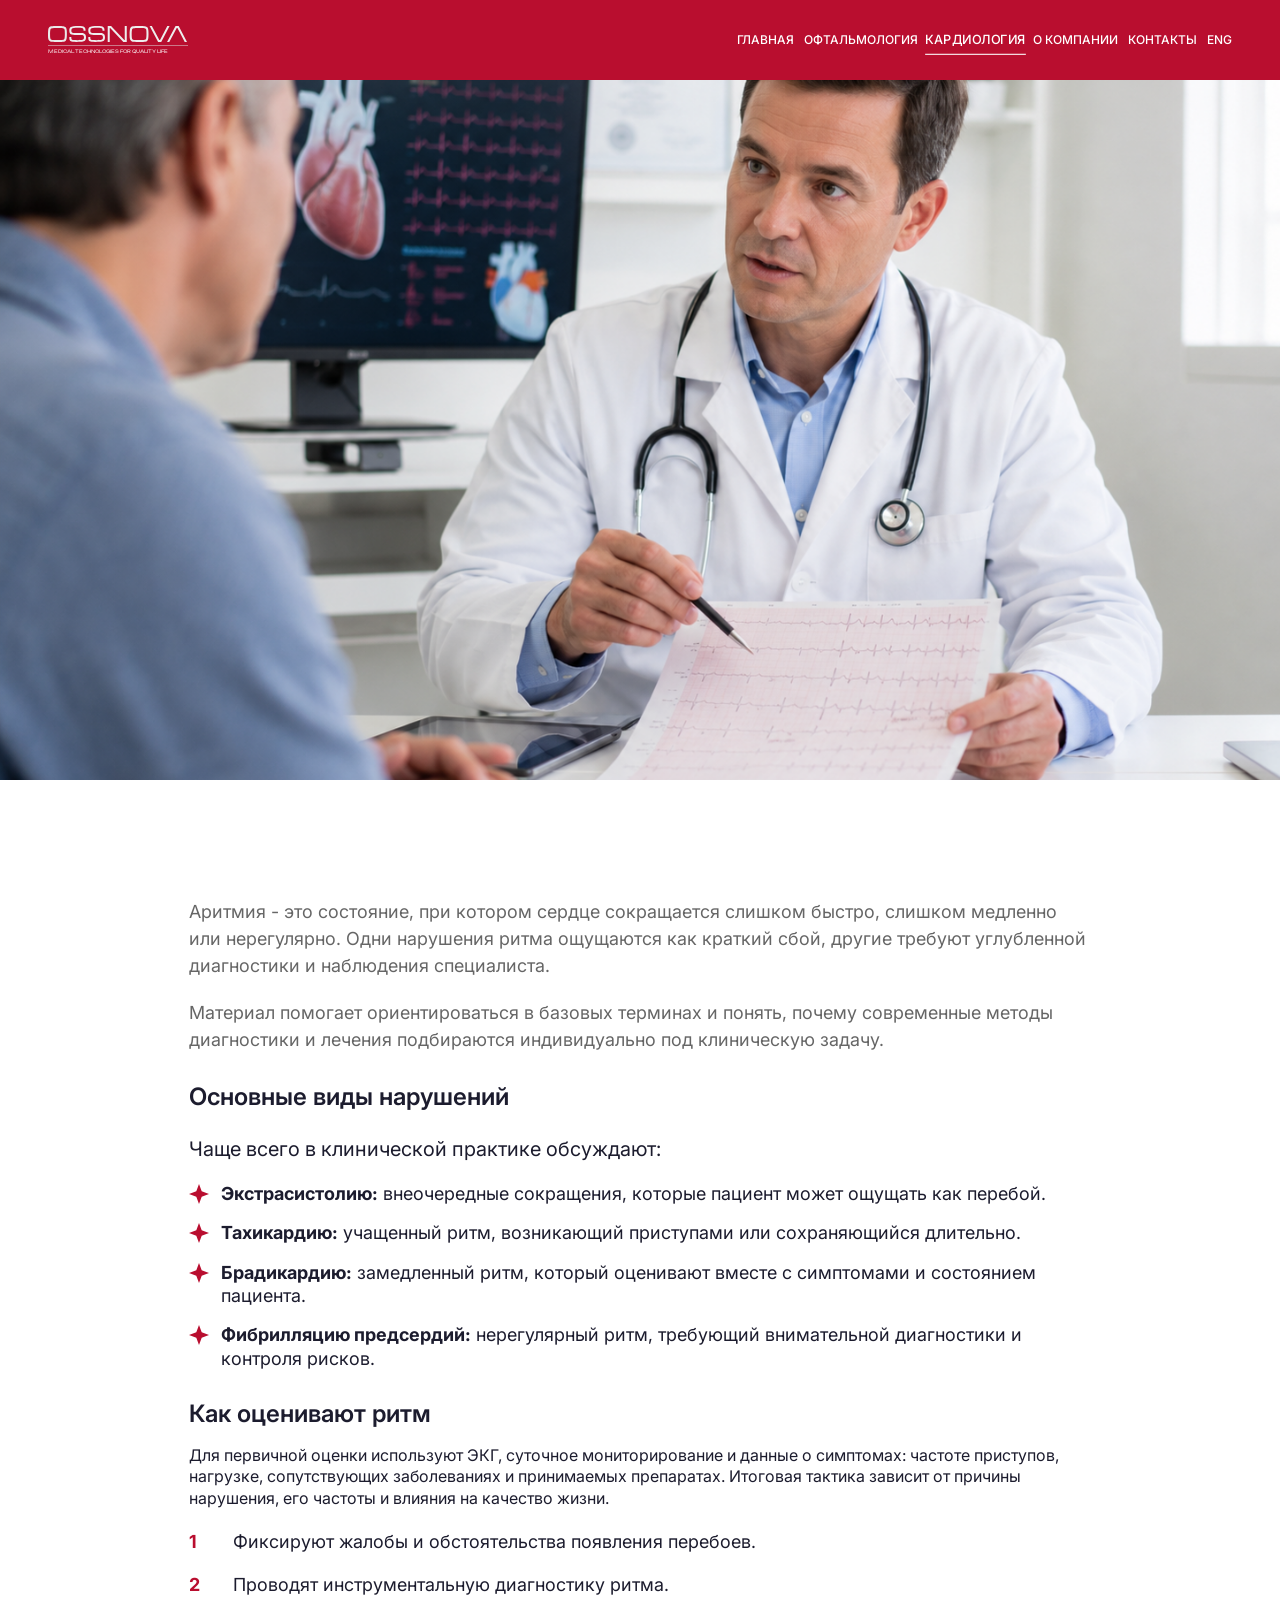
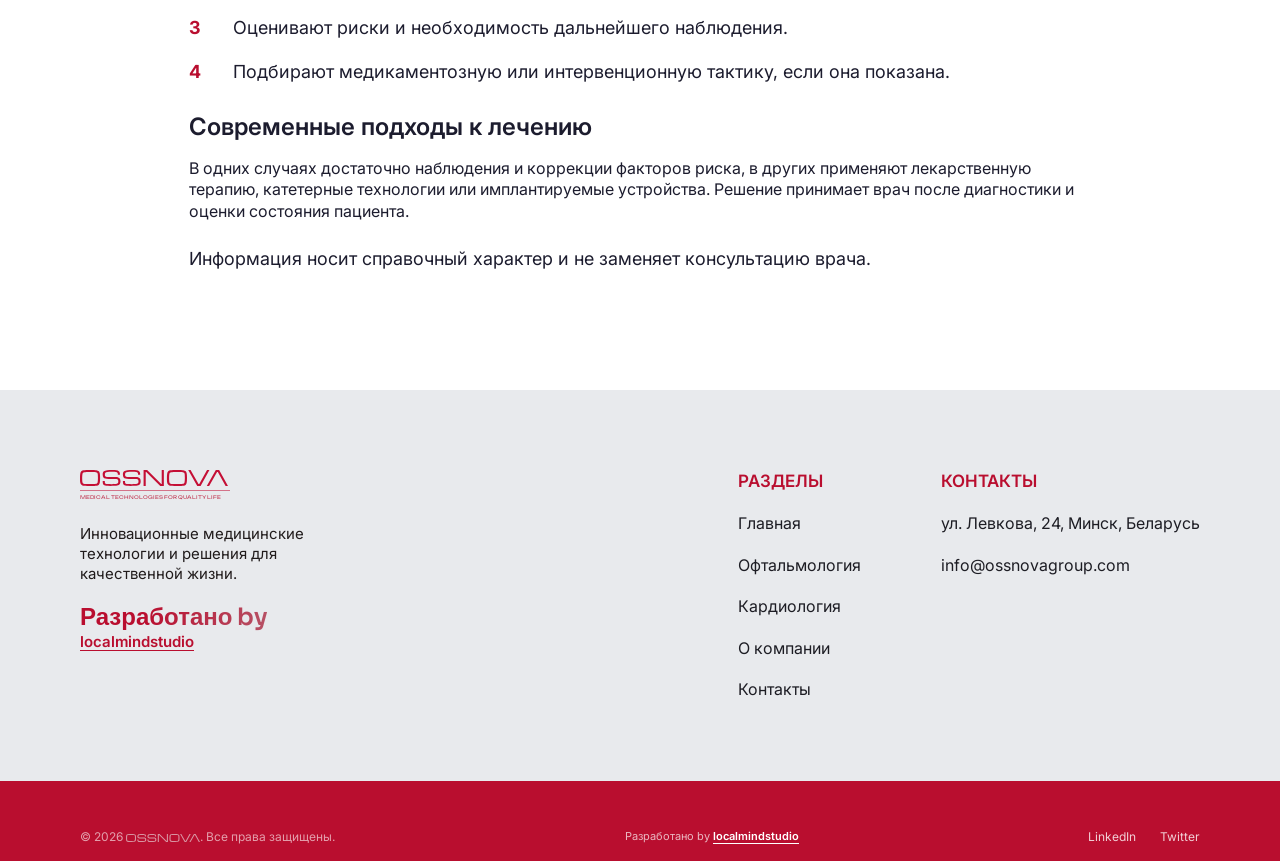
<file: cardiology-article.html>
<!doctype html>
<html lang="ru">
  <head>
    <meta charset="UTF-8" />
    <meta name="viewport" content="width=device-width, initial-scale=1.0" />
    <title data-i18n="meta.cardiologyArticle.title">Нарушения ритма сердца и РЧА - OSSNOVA</title>
    <meta
      name="description"
      content="Материал OSSNOVA о нарушениях ритма сердца, диагностике аритмий, РЧА-катетерах и кардиологическом оборудовании."
      data-i18n-content="meta.cardiologyArticle.description"
    />
    <meta name="robots" content="index, follow" />
    <link rel="canonical" href="https://ossnovagroup.com/cardiology-article.html" />
    <link rel="icon" type="image/svg+xml" href="assets/favicon.svg?v=ossnova-favicon-1" />
    <meta name="theme-color" content="#b90e2f" />
    <script>
      (() => {
        const supportedLanguages = ["ru", "en"];
        const storageKey = "ossnova-language";
        const pageLanguage = document.documentElement.lang || "ru";
        const params = new URLSearchParams(window.location.search);
        let storedLanguage = null;

        try {
          storedLanguage = window.localStorage.getItem(storageKey);
        } catch (error) {
          storedLanguage = null;
        }

        const language = params.get("lang") || storedLanguage || pageLanguage;

        if (supportedLanguages.includes(language)) {
          document.documentElement.lang = language;

          if (language !== pageLanguage) {
            document.documentElement.classList.add("is-i18n-pending");
          }
        }
      })();
    </script>
    <link rel="stylesheet" href="styles.css?v=brand-logo-2" />
  </head>
  <body>
    <header class="site-header">
      <a class="brand" href="index.html" aria-label="OSSNOVA">
        <span class="brand-logo" aria-hidden="true">
          <img class="brand-wordmark" src="assets/logo-ossnova-figma.svg" alt="" />
          <img class="brand-line" src="assets/logo-line-figma.svg" alt="" />
          <span class="brand-tagline" data-i18n="common.brand.tagline">Medical technologies for quality life</span>
        </span>
      </a>
      <button class="nav-toggle" type="button" aria-expanded="false" aria-controls="site-nav" aria-label="Открыть меню" data-i18n-aria-label="common.nav.openMenu">
        <span></span>
        <span></span>
        <span></span>
      </button>
      <nav class="site-nav" id="site-nav" aria-label="Основная навигация" data-i18n-aria-label="common.nav.label">
        <a href="index.html" data-i18n="common.nav.home">Главная</a>
        <a href="ophthalmology.html" data-i18n="common.nav.ophthalmology">Офтальмология</a>
        <a href="cardiology.html" aria-current="page" data-i18n="common.nav.cardiology">Кардиология</a>
        <a href="about.html" data-i18n="common.nav.about">О компании</a>
        <a href="contact.html" data-i18n="common.nav.contact">Контакты</a>
        <a href="#" lang="en" data-language-toggle>ENG</a>
      </nav>
    </header>

    <main class="cardiology-page">
      <section class="technology-detail" aria-labelledby="rhythm-title">
        <div class="detail-hero">
          <img src="assets/cardiology-article-1.png" alt="" decoding="async" fetchpriority="high" data-lqip="assets/lqip/cardiology-article-1.jpg" />
        </div>
        <div class="detail-shell">
          <div class="detail-intro">
            <h1 id="rhythm-title" data-i18n="article.rhythm.title">Какие нарушения ритма сердца бывают</h1>
            <p data-i18n="article.rhythm.intro1">
              Аритмия - это состояние, при котором сердце сокращается слишком быстро, слишком
              медленно или нерегулярно. Одни нарушения ритма ощущаются как краткий сбой, другие
              требуют углубленной диагностики и наблюдения специалиста.
            </p>
            <p data-i18n="article.rhythm.intro2">
              Материал помогает ориентироваться в базовых терминах и понять, почему современные
              методы диагностики и лечения подбираются индивидуально под клиническую задачу.
            </p>
          </div>

          <section class="detail-block" aria-labelledby="rhythm-types-title">
            <h2 id="rhythm-types-title" data-i18n="article.rhythm.types.title">Основные виды нарушений</h2>
            <p class="detail-subtitle" data-i18n="article.rhythm.types.subtitle">Чаще всего в клинической практике обсуждают:</p>
            <ul class="star-list">
              <li data-i18n-html="article.rhythm.types.extrasystole"><strong>Экстрасистолию:</strong> внеочередные сокращения, которые пациент может ощущать как перебой.</li>
              <li data-i18n-html="article.rhythm.types.tachycardia"><strong>Тахикардию:</strong> учащенный ритм, возникающий приступами или сохраняющийся длительно.</li>
              <li data-i18n-html="article.rhythm.types.bradycardia"><strong>Брадикардию:</strong> замедленный ритм, который оценивают вместе с симптомами и состоянием пациента.</li>
              <li data-i18n-html="article.rhythm.types.afib"><strong>Фибрилляцию предсердий:</strong> нерегулярный ритм, требующий внимательной диагностики и контроля рисков.</li>
            </ul>
          </section>

          <section class="detail-block" aria-labelledby="rhythm-diagnostics-title">
            <h2 id="rhythm-diagnostics-title" data-i18n="article.rhythm.diagnostics.title">Как оценивают ритм</h2>
            <p data-i18n="article.rhythm.diagnostics.text">
              Для первичной оценки используют ЭКГ, суточное мониторирование и данные о симптомах:
              частоте приступов, нагрузке, сопутствующих заболеваниях и принимаемых препаратах.
              Итоговая тактика зависит от причины нарушения, его частоты и влияния на качество жизни.
            </p>
            <ol class="detail-steps">
              <li data-i18n="article.rhythm.diagnostics.step1">Фиксируют жалобы и обстоятельства появления перебоев.</li>
              <li data-i18n="article.rhythm.diagnostics.step2">Проводят инструментальную диагностику ритма.</li>
              <li data-i18n="article.rhythm.diagnostics.step3">Оценивают риски и необходимость дальнейшего наблюдения.</li>
              <li data-i18n="article.rhythm.diagnostics.step4">Подбирают медикаментозную или интервенционную тактику, если она показана.</li>
            </ol>
          </section>

          <section class="detail-block" aria-labelledby="rhythm-treatment-title">
            <h2 id="rhythm-treatment-title" data-i18n="article.rhythm.treatment.title">Современные подходы к лечению</h2>
            <p data-i18n="article.rhythm.treatment.text">
              В одних случаях достаточно наблюдения и коррекции факторов риска, в других применяют
              лекарственную терапию, катетерные технологии или имплантируемые устройства. Решение
              принимает врач после диагностики и оценки состояния пациента.
            </p>
            <p class="detail-note" data-i18n="article.rhythm.note">
              Информация носит справочный характер и не заменяет консультацию врача.
            </p>
          </section>
        </div>
      </section>
    </main>

    <footer class="site-footer">
      <div class="footer-main">
        <div class="footer-brand">
          <span class="footer-logo" aria-label="OSSNOVA">
            <img class="brand-wordmark" src="assets/logo-ossnova-figma.svg" alt="" />
            <img class="brand-line" src="assets/logo-line-figma.svg" alt="" />
            <small data-i18n="common.brand.tagline">Medical technologies for quality life</small>
          </span>
          <p data-i18n="common.footer.description">Инновационные медицинские технологии и решения для качественной жизни.</p>
          <p class="footer-credit">
            <span data-i18n="common.footer.developed">Разработано by</span> <a href="https://localmindstudio.site/" target="_blank" rel="noopener">localmindstudio</a>
          </p>
        </div>
        <div class="footer-links">
          <div>
            <h2 data-i18n="common.footer.sections">Разделы</h2>
            <a href="index.html" data-i18n="common.nav.home">Главная</a>
            <a href="ophthalmology.html" data-i18n="common.nav.ophthalmology">Офтальмология</a>
            <a href="cardiology.html" data-i18n="common.nav.cardiology">Кардиология</a>
            <a href="about.html" data-i18n="common.nav.about">О компании</a>
            <a href="contact.html" data-i18n="common.nav.contact">Контакты</a>
          </div>
          <div>
            <h2 data-i18n="common.footer.contacts">Контакты</h2>
            <a href="https://www.google.com/maps/search/?api=1&query=%D1%83%D0%BB.%20%D0%9B%D0%B5%D0%B2%D0%BA%D0%BE%D0%B2%D0%B0%2024%2C%20%D0%9C%D0%B8%D0%BD%D1%81%D0%BA%2C%20%D0%91%D0%B5%D0%BB%D0%B0%D1%80%D1%83%D1%81%D1%8C">
              <span data-i18n="common.address.levkova">ул. Левкова, 24, Минск, Беларусь</span>
            </a>
            <a href="mailto:info@ossnovagroup.com">info@ossnovagroup.com</a>
          </div>
        </div>
      </div>
      <div class="footer-bottom">
        <p data-i18n-html="common.footer.rights">© 2026 <span class="brand-inline-logo" role="img" aria-label="OSSNOVA"><img src="assets/logo-ossnova-figma.svg" alt="" /></span>. Все права защищены.</p>
        <p class="footer-credit footer-credit-bottom">
          <span data-i18n="common.footer.developed">Разработано by</span> <a href="https://localmindstudio.site/" target="_blank" rel="noopener">localmindstudio</a>
        </p>
        <div>
          <a href="#">LinkedIn</a>
          <a href="#">Twitter</a>
        </div>
      </div>
    </footer>

    <script src="script.js?v=map-region-stats-3"></script>
  </body>
</html>
</file>
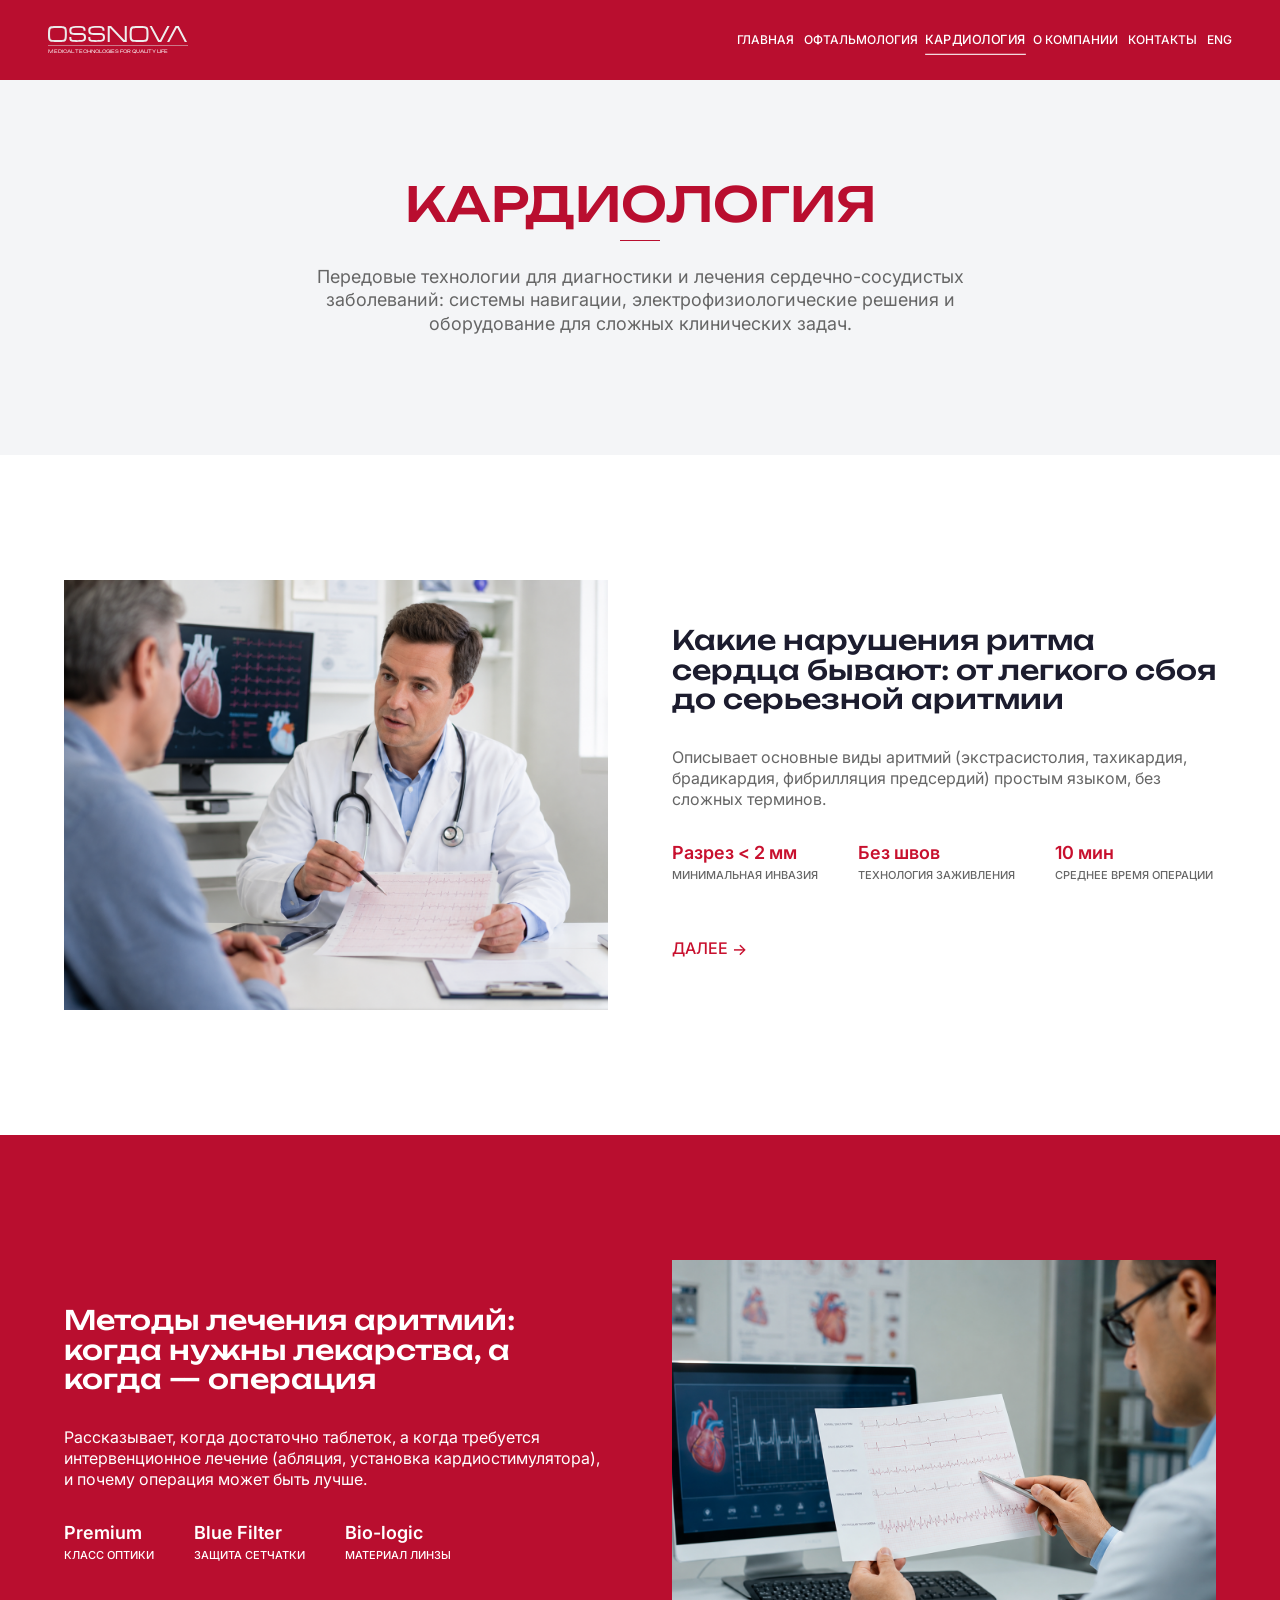
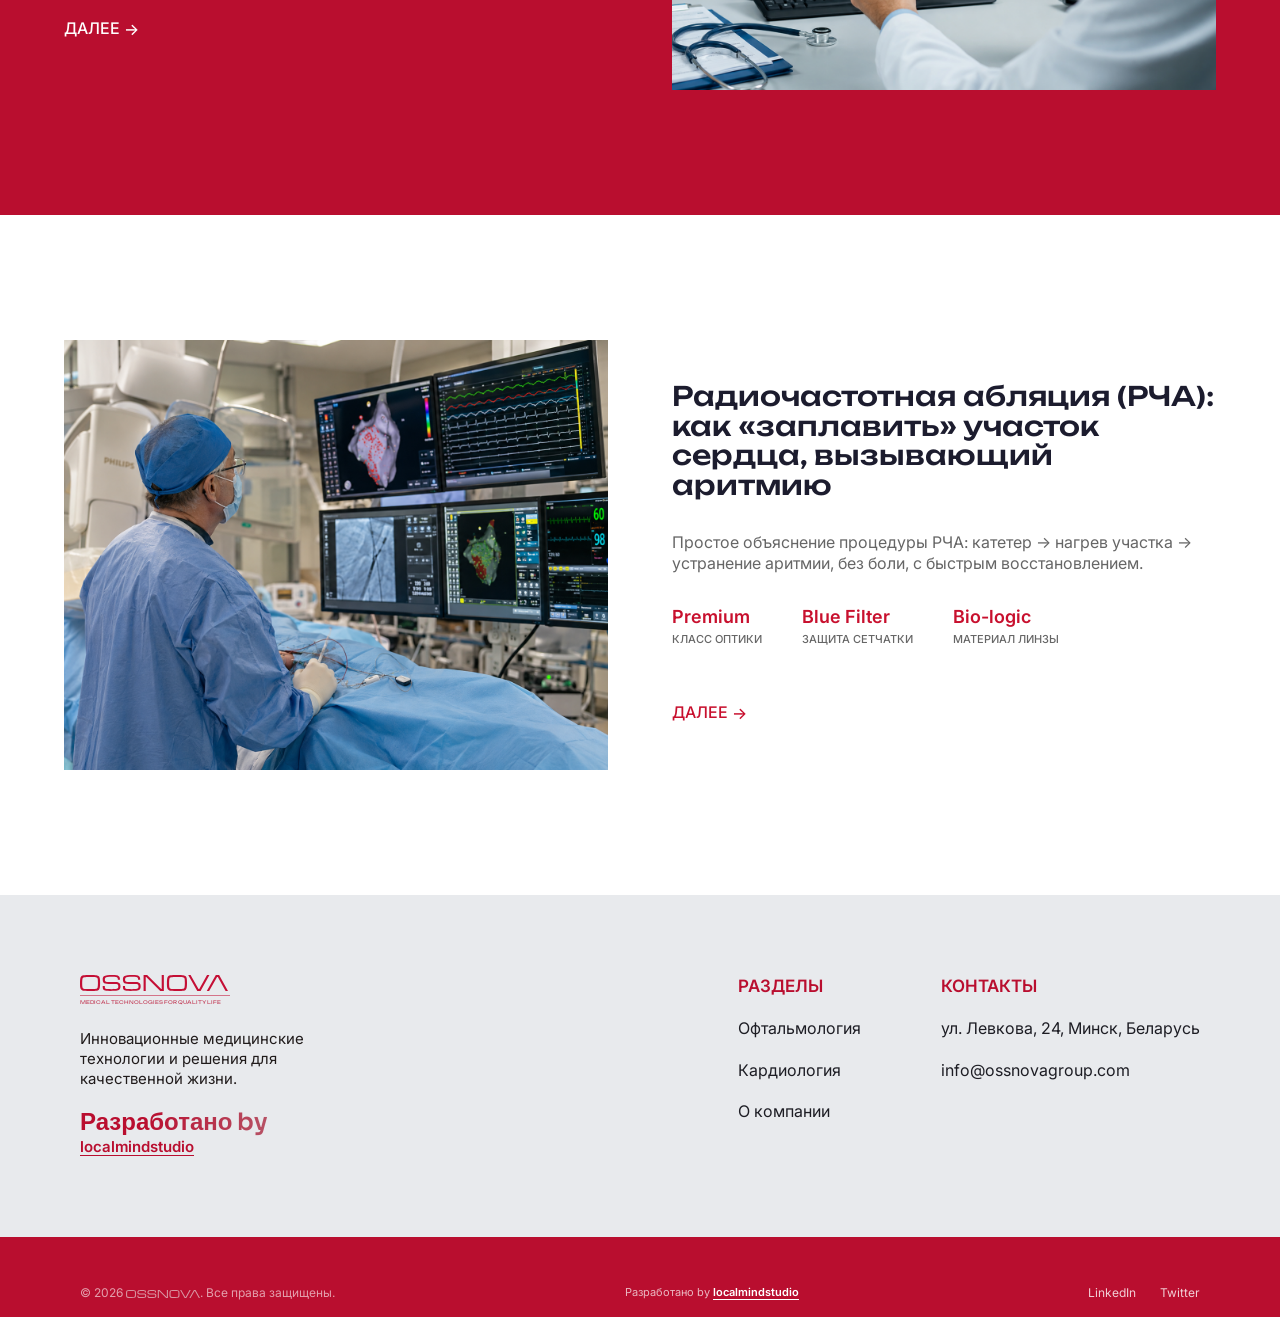
<file: cardiology.html>
<!doctype html>
<html lang="ru">
  <head>
    <meta charset="UTF-8" />
    <meta name="viewport" content="width=device-width, initial-scale=1.0" />
    <title data-i18n="meta.cardiology.title">Кардиология OSSNOVA - оборудование и РЧА в Беларуси</title>
    <meta
      name="description"
      content="Кардиологическое оборудование OSSNOVA для Беларуси: электрофизиология, РЧА-катетеры, системы навигации и поддержка лечения аритмий."
      data-i18n-content="meta.cardiology.description"
    />
    <meta name="robots" content="index, follow" />
    <link rel="canonical" href="https://ossnovagroup.com/cardiology.html" />
    <link rel="icon" type="image/svg+xml" href="assets/favicon.svg?v=ossnova-favicon-1" />
    <meta name="theme-color" content="#b90e2f" />
    <script>
      (() => {
        const supportedLanguages = ["ru", "en"];
        const storageKey = "ossnova-language";
        const pageLanguage = document.documentElement.lang || "ru";
        const params = new URLSearchParams(window.location.search);
        let storedLanguage = null;

        try {
          storedLanguage = window.localStorage.getItem(storageKey);
        } catch (error) {
          storedLanguage = null;
        }

        const language = params.get("lang") || storedLanguage || pageLanguage;

        if (supportedLanguages.includes(language)) {
          document.documentElement.lang = language;

          if (language !== pageLanguage) {
            document.documentElement.classList.add("is-i18n-pending");
          }
        }
      })();
    </script>
    <link rel="stylesheet" href="styles.css?v=brand-logo-2" />
  </head>
  <body>
    <header class="site-header">
      <a class="brand" href="index.html" aria-label="OSSNOVA">
        <span class="brand-logo" aria-hidden="true">
          <img class="brand-wordmark" src="assets/logo-ossnova-figma.svg" alt="" />
          <img class="brand-line" src="assets/logo-line-figma.svg" alt="" />
          <span class="brand-tagline" data-i18n="common.brand.tagline">Medical technologies for quality life</span>
        </span>
      </a>
      <button class="nav-toggle" type="button" aria-expanded="false" aria-controls="site-nav" aria-label="Открыть меню" data-i18n-aria-label="common.nav.openMenu">
        <span></span>
        <span></span>
        <span></span>
      </button>
      <nav class="site-nav" id="site-nav" aria-label="Основная навигация" data-i18n-aria-label="common.nav.label">
        <a href="index.html" data-i18n="common.nav.home">Главная</a>
        <a href="ophthalmology.html" data-i18n="common.nav.ophthalmology">Офтальмология</a>
        <a href="cardiology.html" aria-current="page" data-i18n="common.nav.cardiology">Кардиология</a>
        <a href="about.html" data-i18n="common.nav.about">О компании</a>
        <a href="contact.html" data-i18n="common.nav.contact">Контакты</a>
        <a href="#" lang="en" data-language-toggle>ENG</a>
      </nav>
    </header>

    <main class="cardiology-page">
      <section class="cardiology-page-hero" aria-labelledby="cardiology-title">
        <div>
          <h1 id="cardiology-title" data-i18n="cardiology.title">Кардиология</h1>
          <span aria-hidden="true"></span>
        </div>
        <p data-i18n="cardiology.lead">
          Передовые технологии для диагностики и лечения сердечно-сосудистых заболеваний: системы
          навигации, электрофизиологические решения и оборудование для сложных клинических задач.
        </p>
      </section>

      <section class="cardiology-feature">
        <div class="cardiology-feature-media">
          <img src="assets/cardiology-article-1.png" alt="" loading="lazy" decoding="async" data-lqip="assets/lqip/cardiology-article-1.jpg" />
        </div>
        <div class="cardiology-feature-copy">
          <h2 data-i18n="cardiology.rhythm.title">Какие нарушения ритма сердца бывают: от легкого сбоя до серьезной аритмии</h2>
          <p data-i18n="cardiology.rhythm.text">
            Описывает основные виды аритмий (экстрасистолия, тахикардия, брадикардия, фибрилляция
            предсердий) простым языком, без сложных терминов.
          </p>
          <dl class="cardiology-specs">
            <div>
              <dt data-i18n="common.metrics.incision">Разрез &lt; 2 мм</dt>
              <dd data-i18n="common.metrics.minimalInvasionCapital">Минимальная инвазия</dd>
            </div>
            <div>
              <dt data-i18n="common.metrics.noSutures">Без швов</dt>
              <dd data-i18n="common.metrics.healingCapital">Технология заживления</dd>
            </div>
            <div>
              <dt data-i18n="common.metrics.operationTime">10 мин</dt>
              <dd data-i18n="common.metrics.averageOperationTimeCapital">Среднее время операции</dd>
            </div>
          </dl>
          <a class="text-link" href="cardiology-article.html" data-i18n="common.readMore">Далее</a>
        </div>
      </section>

      <section class="cardiology-feature cardiology-feature-red">
        <div class="cardiology-feature-copy">
          <h2 data-i18n="cardiology.treatment.title">Методы лечения аритмий: когда нужны лекарства, а когда — операция</h2>
          <p data-i18n="cardiology.treatment.text">
            Рассказывает, когда достаточно таблеток, а когда требуется интервенционное лечение
            (абляция, установка кардиостимулятора), и почему операция может быть лучше.
          </p>
          <dl class="cardiology-specs">
            <div>
              <dt data-i18n="common.metrics.premium">Premium</dt>
              <dd data-i18n="common.metrics.opticClassCapital">Класс оптики</dd>
            </div>
            <div>
              <dt data-i18n="common.metrics.blueFilter">Blue Filter</dt>
              <dd data-i18n="common.metrics.retinaProtectionCapital">Защита сетчатки</dd>
            </div>
            <div>
              <dt data-i18n="common.metrics.biologic">Bio-logic</dt>
              <dd data-i18n="common.metrics.lensMaterialCapital">Материал линзы</dd>
            </div>
          </dl>
          <a class="text-link" href="cardiology-article.html" data-i18n="common.readMore">Далее</a>
        </div>
        <div class="cardiology-feature-media">
          <img src="assets/cardiology-article-2.png" alt="" loading="lazy" decoding="async" data-lqip="assets/lqip/cardiology-article-2.jpg" />
        </div>
      </section>

      <section class="cardiology-feature">
        <div class="cardiology-feature-media">
          <img src="assets/cardiology-article-3.png" alt="" loading="lazy" decoding="async" data-lqip="assets/lqip/cardiology-article-3.jpg" />
        </div>
        <div class="cardiology-feature-copy">
          <h2 data-i18n="cardiology.rfa.title">
            Радиочастотная абляция (РЧА): как «заплавить» участок сердца, вызывающий аритмию
          </h2>
          <p data-i18n="cardiology.rfa.text">
            Простое объяснение процедуры РЧА: катетер → нагрев участка → устранение аритмии, без
            боли, с быстрым восстановлением.
          </p>
          <dl class="cardiology-specs">
            <div>
              <dt data-i18n="common.metrics.premium">Premium</dt>
              <dd data-i18n="common.metrics.opticClassCapital">Класс оптики</dd>
            </div>
            <div>
              <dt data-i18n="common.metrics.blueFilter">Blue Filter</dt>
              <dd data-i18n="common.metrics.retinaProtectionCapital">Защита сетчатки</dd>
            </div>
            <div>
              <dt data-i18n="common.metrics.biologic">Bio-logic</dt>
              <dd data-i18n="common.metrics.lensMaterialCapital">Материал линзы</dd>
            </div>
          </dl>
          <a class="text-link" href="cardiology-article.html" data-i18n="common.readMore">Далее</a>
        </div>
      </section>
    </main>

    <footer class="site-footer">
      <div class="footer-main">
        <div class="footer-brand">
          <span class="footer-logo" aria-label="OSSNOVA">
            <img class="brand-wordmark" src="assets/logo-ossnova-figma.svg" alt="" />
            <img class="brand-line" src="assets/logo-line-figma.svg" alt="" />
            <small data-i18n="common.brand.tagline">Medical technologies for quality life</small>
          </span>
          <p data-i18n="common.footer.description">Инновационные медицинские технологии и решения для качественной жизни.</p>
          <p class="footer-credit">
            <span data-i18n="common.footer.developed">Разработано by</span> <a href="https://localmindstudio.site/" target="_blank" rel="noopener">localmindstudio</a>
          </p>
        </div>
        <div class="footer-links">
          <div>
            <h2 data-i18n="common.footer.sections">Разделы</h2>
            <a href="ophthalmology.html" data-i18n="common.nav.ophthalmology">Офтальмология</a>
            <a href="cardiology.html" data-i18n="common.nav.cardiology">Кардиология</a>
            <a href="about.html" data-i18n="common.nav.about">О компании</a>
          </div>
          <div>
            <h2 data-i18n="common.footer.contacts">Контакты</h2>
            <a href="https://www.google.com/maps/search/?api=1&query=%D1%83%D0%BB.%20%D0%9B%D0%B5%D0%B2%D0%BA%D0%BE%D0%B2%D0%B0%2024%2C%20%D0%9C%D0%B8%D0%BD%D1%81%D0%BA%2C%20%D0%91%D0%B5%D0%BB%D0%B0%D1%80%D1%83%D1%81%D1%8C">
              <span data-i18n="common.address.levkova">ул. Левкова, 24, Минск, Беларусь</span>
            </a>
            <a href="mailto:info@ossnovagroup.com">info@ossnovagroup.com</a>
          </div>
        </div>
      </div>
      <div class="footer-bottom">
        <p data-i18n-html="common.footer.rights">© 2026 <span class="brand-inline-logo" role="img" aria-label="OSSNOVA"><img src="assets/logo-ossnova-figma.svg" alt="" /></span>. Все права защищены.</p>
        <p class="footer-credit footer-credit-bottom">
          <span data-i18n="common.footer.developed">Разработано by</span> <a href="https://localmindstudio.site/" target="_blank" rel="noopener">localmindstudio</a>
        </p>
        <div>
          <a href="#">LinkedIn</a>
          <a href="#">Twitter</a>
        </div>
      </div>
    </footer>

    <script src="script.js?v=map-region-stats-3"></script>
  </body>
</html>
</file>
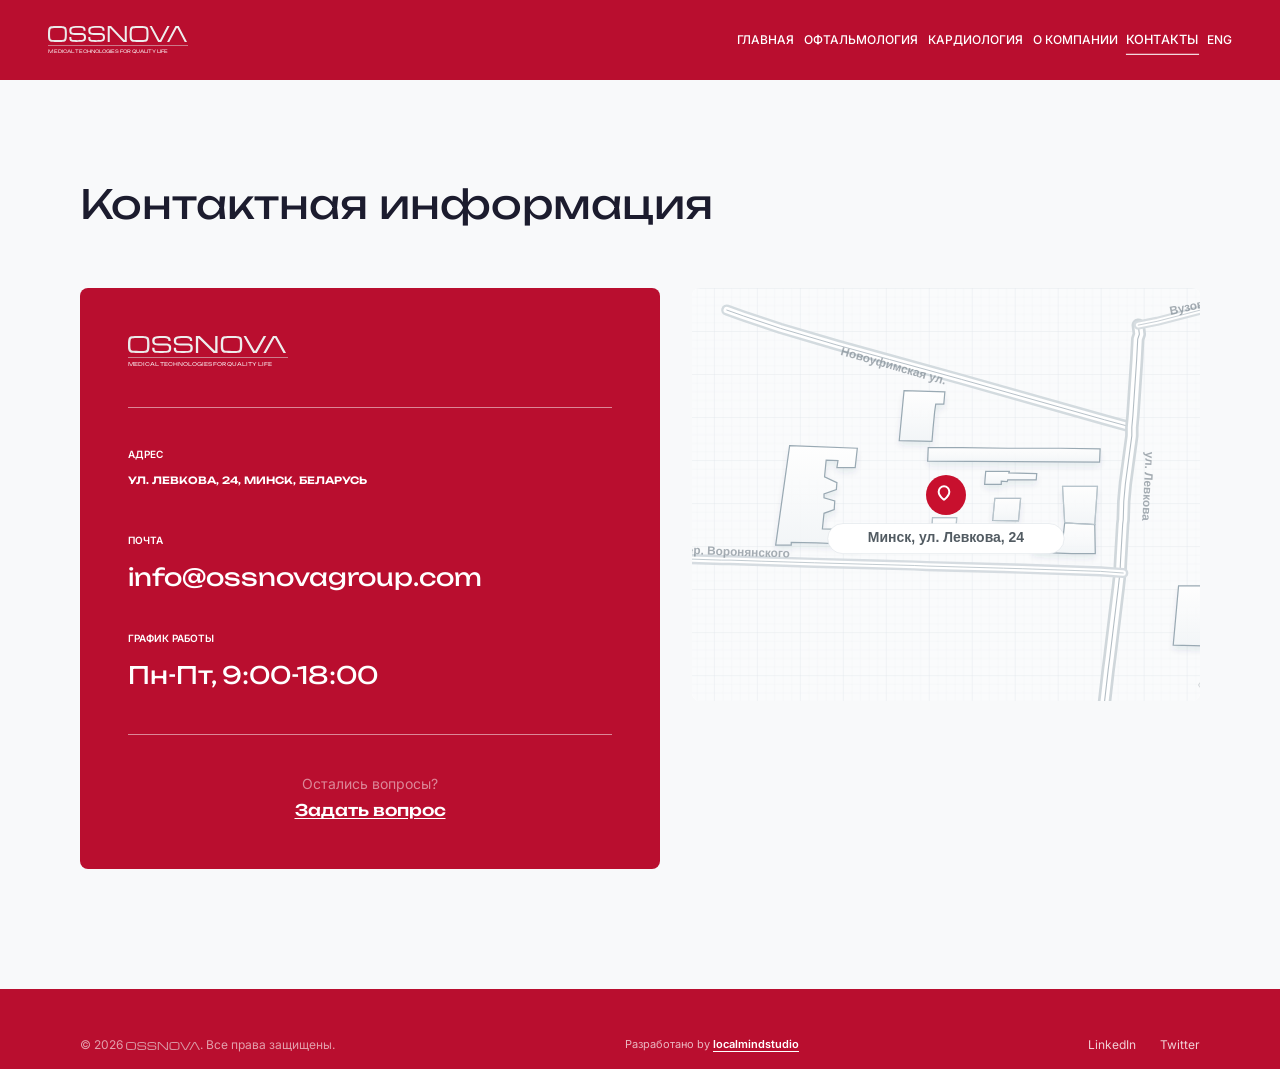
<file: contact.html>
<!doctype html>
<html lang="ru">
  <head>
    <meta charset="UTF-8" />
    <meta name="viewport" content="width=device-width, initial-scale=1.0" />
    <title data-i18n="meta.contact.title">Контакты OSSNOVA - медицинская техника в Минске</title>
    <meta
      name="description"
      content="Свяжитесь с OSSNOVA в Минске по вопросам поставки медицинской техники, офтальмологического и кардиологического оборудования в Беларуси."
      data-i18n-content="meta.contact.description"
    />
    <meta name="robots" content="index, follow" />
    <link rel="canonical" href="https://ossnovagroup.com/contact.html" />
    <link rel="icon" type="image/svg+xml" href="assets/favicon.svg?v=ossnova-favicon-1" />
    <meta name="theme-color" content="#b90e2f" />
    <script>
      (() => {
        const supportedLanguages = ["ru", "en"];
        const storageKey = "ossnova-language";
        const pageLanguage = document.documentElement.lang || "ru";
        const params = new URLSearchParams(window.location.search);
        let storedLanguage = null;

        try {
          storedLanguage = window.localStorage.getItem(storageKey);
        } catch (error) {
          storedLanguage = null;
        }

        const language = params.get("lang") || storedLanguage || pageLanguage;

        if (supportedLanguages.includes(language)) {
          document.documentElement.lang = language;

          if (language !== pageLanguage) {
            document.documentElement.classList.add("is-i18n-pending");
          }
        }
      })();
    </script>
    <link rel="stylesheet" href="styles.css?v=brand-logo-2" />
  </head>
  <body>
    <header class="site-header">
      <a class="brand" href="index.html" aria-label="OSSNOVA">
        <span class="brand-logo" aria-hidden="true">
          <img class="brand-wordmark" src="assets/logo-ossnova-figma.svg" alt="" />
          <img class="brand-line" src="assets/logo-line-figma.svg" alt="" />
          <span class="brand-tagline" data-i18n="common.brand.tagline">Medical technologies for quality life</span>
        </span>
      </a>
      <button class="nav-toggle" type="button" aria-expanded="false" aria-controls="site-nav" aria-label="Открыть меню" data-i18n-aria-label="common.nav.openMenu">
        <span></span>
        <span></span>
        <span></span>
      </button>
      <nav class="site-nav" id="site-nav" aria-label="Основная навигация" data-i18n-aria-label="common.nav.label">
        <a href="index.html" data-i18n="common.nav.home">Главная</a>
        <a href="ophthalmology.html" data-i18n="common.nav.ophthalmology">Офтальмология</a>
        <a href="cardiology.html" data-i18n="common.nav.cardiology">Кардиология</a>
        <a href="about.html" data-i18n="common.nav.about">О компании</a>
        <a href="contact.html" aria-current="page" data-i18n="common.nav.contact">Контакты</a>
        <a href="#" lang="en" data-language-toggle>ENG</a>
      </nav>
    </header>

    <main class="contacts-page" aria-labelledby="contacts-title">
      <div class="contacts-content">
        <h1 id="contacts-title" data-i18n="contact.title">Контактная информация</h1>
        <div class="contacts-grid">
          <section class="contacts-info-card" aria-label="Контактные данные OSSNOVA" data-i18n-aria-label="contact.card.label">
            <div class="contacts-brand">
              <div class="contacts-logo" aria-hidden="true">
                <img class="brand-wordmark" src="assets/logo-ossnova-figma.svg" alt="" />
                <img class="brand-line" src="assets/logo-line-figma.svg" alt="" />
                <small data-i18n="common.brand.tagline">Medical technologies for quality life</small>
              </div>
            </div>
            <div class="contacts-divider"></div>
            <div class="contacts-info-list">
              <div>
                <span data-i18n="contact.address.label">Адрес</span>
                <a href="https://www.google.com/maps/search/?api=1&query=%D1%83%D0%BB.%20%D0%9B%D0%B5%D0%B2%D0%BA%D0%BE%D0%B2%D0%B0%2024%2C%20%D0%9C%D0%B8%D0%BD%D1%81%D0%BA%2C%20%D0%91%D0%B5%D0%BB%D0%B0%D1%80%D1%83%D1%81%D1%8C">
                  <span data-i18n="common.address.levkova">ул. Левкова, 24, Минск, Беларусь</span>
                </a>
              </div>
              <div>
                <span data-i18n="contact.email.label">Почта</span>
                <a href="mailto:info@ossnovagroup.com">info@ossnovagroup.com</a>
              </div>
              <div>
                <span data-i18n="contact.schedule.label">График работы</span>
                <p data-i18n="contact.schedule.value">Пн-Пт, 9:00-18:00</p>
              </div>
            </div>
            <div class="contacts-divider"></div>
            <div class="contacts-question">
              <span data-i18n="contact.question.text">Остались вопросы?</span>
              <button class="contacts-question-link" type="button" data-contact-modal-open aria-controls="contact-question-modal" data-i18n="contact.question.button">
                Задать вопрос
              </button>
            </div>
          </section>

          <section class="contacts-map" aria-label="Карта офиса OSSNOVA" data-i18n-aria-label="contact.map.label">
            <img src="assets/contact-map-levkova.svg?v=levkova-map-8" alt="" />
            <span class="contacts-map-pin" aria-hidden="true">
              <img src="assets/contact-map-pin.svg" alt="" />
            </span>
          </section>
        </div>
      </div>
    </main>

    <div class="contact-modal" id="contact-question-modal" aria-hidden="true" inert>
      <button class="contact-modal__backdrop" type="button" data-contact-modal-close aria-label="Закрыть форму" data-i18n-aria-label="contact.modal.close" tabindex="-1"></button>
      <section class="contact-modal__dialog" role="dialog" aria-modal="true" aria-labelledby="contact-modal-title">
        <button class="contact-modal__close" type="button" data-contact-modal-close aria-label="Закрыть форму" data-i18n-aria-label="contact.modal.close">
          <span></span>
          <span></span>
        </button>
        <form class="contact-form contact-modal__form" action="https://formspree.io/f/mnjkjjvo" method="post" data-contact-form>
          <input type="hidden" name="_subject" value="OSSNOVA website contact request" />
          <h2 id="contact-modal-title" data-i18n="common.form.title">Свяжитесь с нами</h2>
          <label>
            <span data-i18n="common.form.name">Имя</span>
            <input type="text" name="name" autocomplete="name" required />
          </label>
          <label>
            <span data-i18n="common.form.email">Email</span>
            <input type="email" name="email" autocomplete="email" required />
          </label>
          <label>
            <span data-i18n="common.form.message">Сообщение</span>
            <textarea name="message" required></textarea>
          </label>
          <button class="button button-primary" type="submit" data-i18n="common.form.submit">Отправить</button>
          <p class="form-status" aria-live="polite"></p>
        </form>
      </section>
    </div>

    <footer class="contact-only-footer">
      <div class="footer-bottom">
        <p data-i18n-html="common.footer.rights">© 2026 <span class="brand-inline-logo" role="img" aria-label="OSSNOVA"><img src="assets/logo-ossnova-figma.svg" alt="" /></span>. Все права защищены.</p>
        <p class="footer-credit footer-credit-bottom">
          <span data-i18n="common.footer.developed">Разработано by</span> <a href="https://localmindstudio.site/" target="_blank" rel="noopener">localmindstudio</a>
        </p>
        <div>
          <a href="#">LinkedIn</a>
          <a href="#">Twitter</a>
        </div>
      </div>
    </footer>

    <script src="script.js?v=map-region-stats-3"></script>
  </body>
</html>
</file>
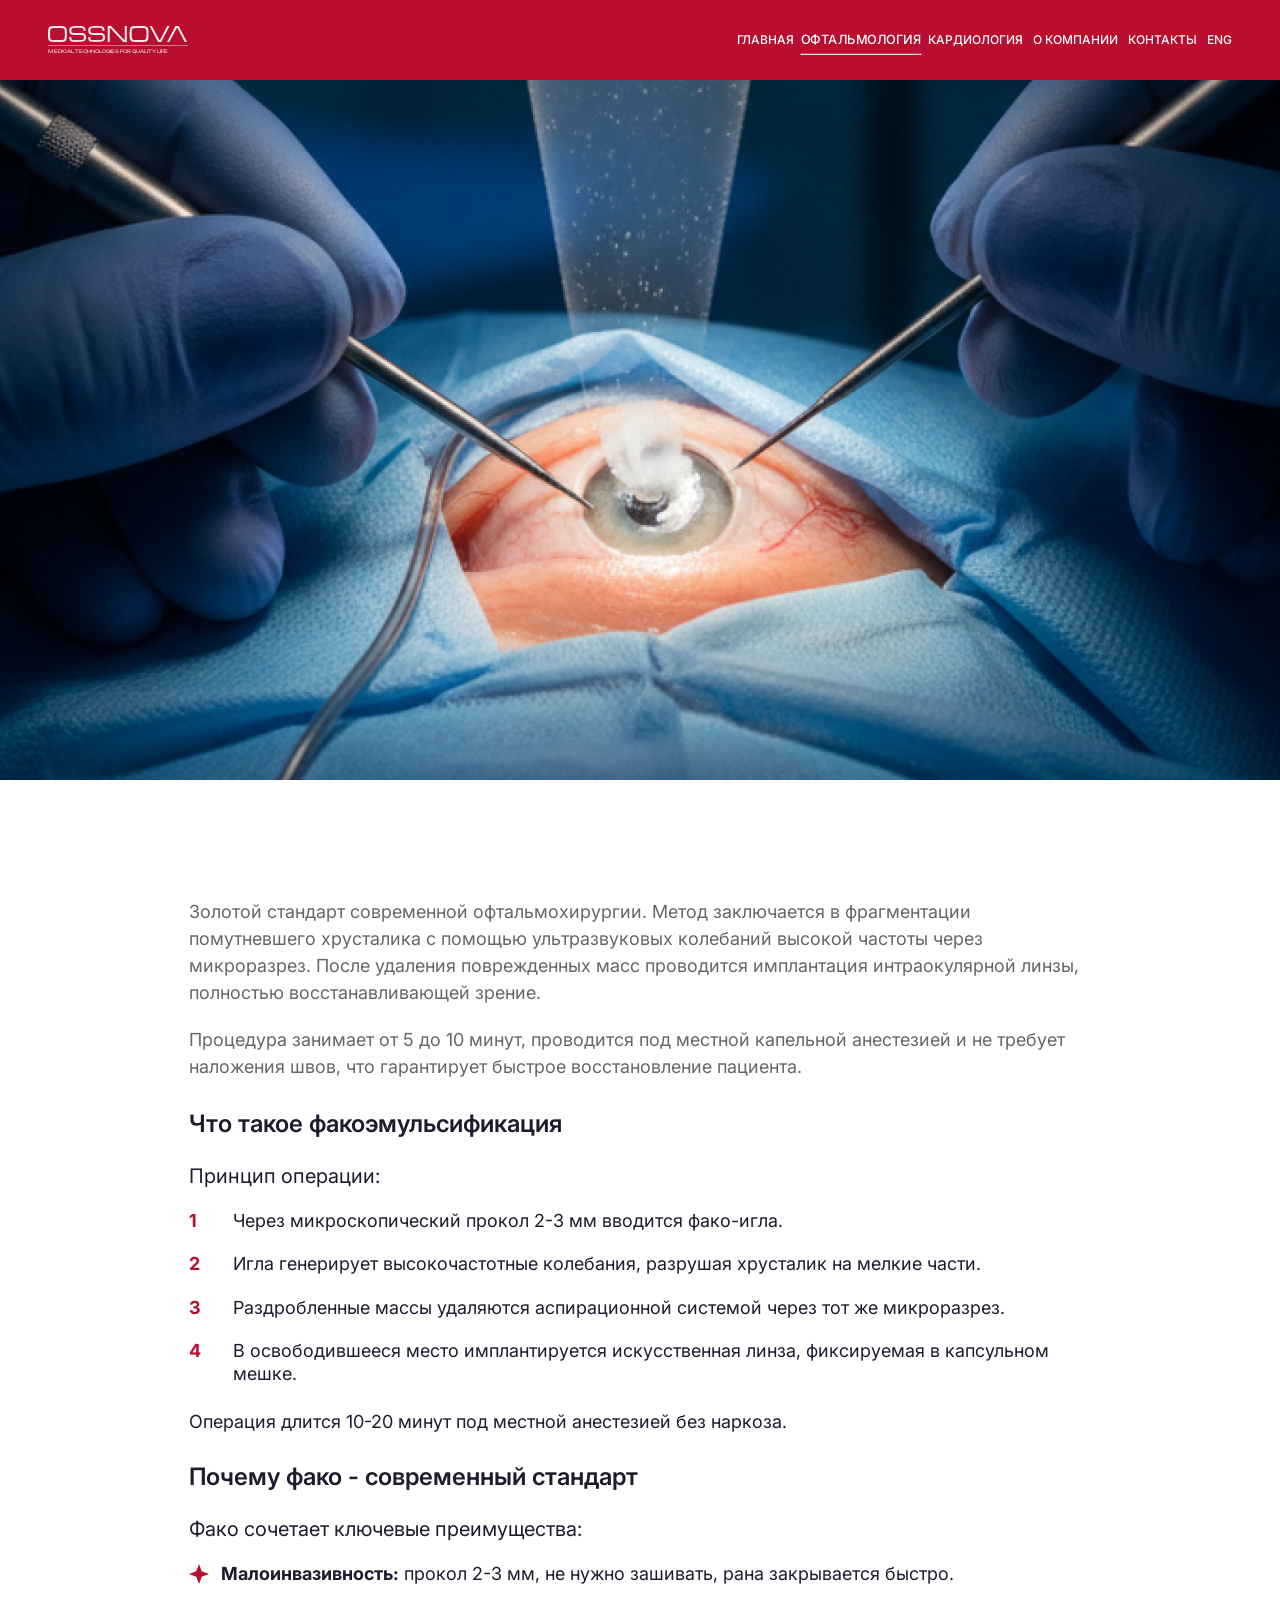
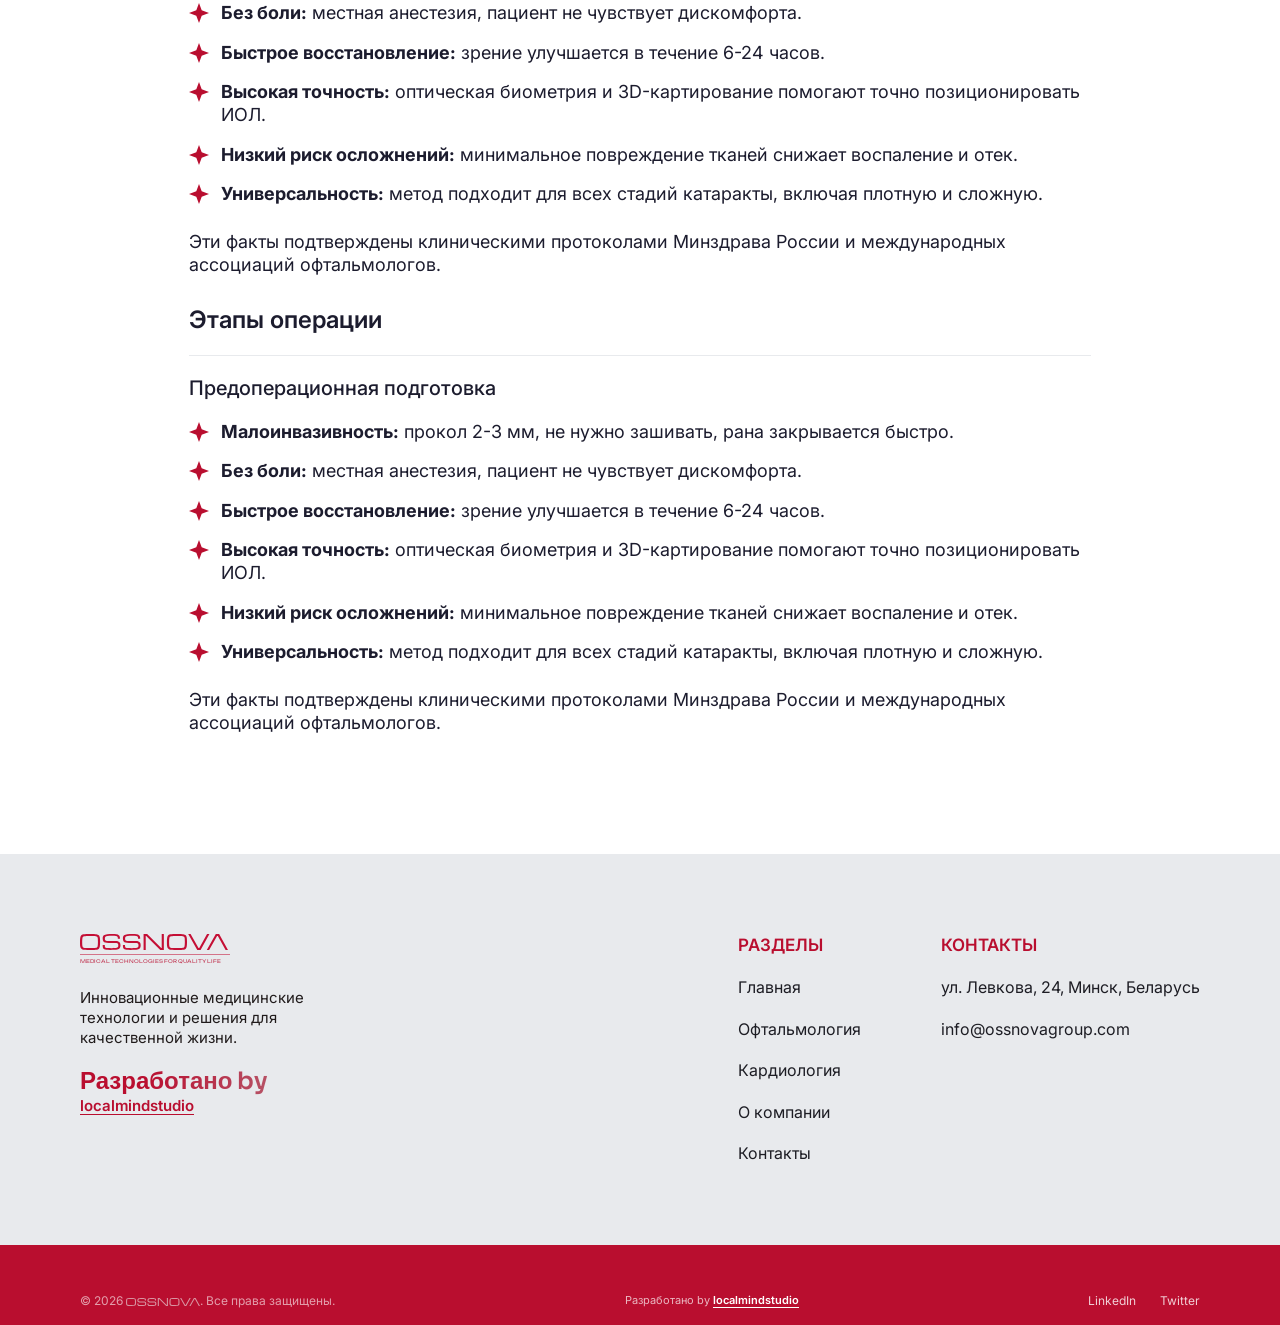
<file: ophthalmology-article.html>
<!doctype html>
<html lang="ru">
  <head>
    <meta charset="UTF-8" />
    <meta name="viewport" content="width=device-width, initial-scale=1.0" />
    <title data-i18n="meta.ophthalmologyArticle.title">Факоэмульсификация катаракты и ИОЛ - OSSNOVA</title>
    <meta
      name="description"
      content="Материал OSSNOVA о факоэмульсификации катаракты, ИОЛ и офтальмологическом оборудовании для современных клиник Беларуси."
      data-i18n-content="meta.ophthalmologyArticle.description"
    />
    <meta name="robots" content="index, follow" />
    <link rel="canonical" href="https://ossnovagroup.com/ophthalmology-article.html" />
    <link rel="icon" type="image/svg+xml" href="assets/favicon.svg?v=ossnova-favicon-1" />
    <meta name="theme-color" content="#b90e2f" />
    <script>
      (() => {
        const supportedLanguages = ["ru", "en"];
        const storageKey = "ossnova-language";
        const pageLanguage = document.documentElement.lang || "ru";
        const params = new URLSearchParams(window.location.search);
        let storedLanguage = null;

        try {
          storedLanguage = window.localStorage.getItem(storageKey);
        } catch (error) {
          storedLanguage = null;
        }

        const language = params.get("lang") || storedLanguage || pageLanguage;

        if (supportedLanguages.includes(language)) {
          document.documentElement.lang = language;

          if (language !== pageLanguage) {
            document.documentElement.classList.add("is-i18n-pending");
          }
        }
      })();
    </script>
    <link rel="stylesheet" href="styles.css?v=brand-logo-2" />
  </head>
  <body>
    <header class="site-header">
      <a class="brand" href="index.html" aria-label="OSSNOVA">
        <span class="brand-logo" aria-hidden="true">
          <img class="brand-wordmark" src="assets/logo-ossnova-figma.svg" alt="" />
          <img class="brand-line" src="assets/logo-line-figma.svg" alt="" />
          <span class="brand-tagline" data-i18n="common.brand.tagline">Medical technologies for quality life</span>
        </span>
      </a>
      <button class="nav-toggle" type="button" aria-expanded="false" aria-controls="site-nav" aria-label="Открыть меню" data-i18n-aria-label="common.nav.openMenu">
        <span></span>
        <span></span>
        <span></span>
      </button>
      <nav class="site-nav" id="site-nav" aria-label="Основная навигация" data-i18n-aria-label="common.nav.label">
        <a href="index.html" data-i18n="common.nav.home">Главная</a>
        <a href="ophthalmology.html" aria-current="page" data-i18n="common.nav.ophthalmology">Офтальмология</a>
        <a href="cardiology.html" data-i18n="common.nav.cardiology">Кардиология</a>
        <a href="about.html" data-i18n="common.nav.about">О компании</a>
        <a href="contact.html" data-i18n="common.nav.contact">Контакты</a>
        <a href="#" lang="en" data-language-toggle>ENG</a>
      </nav>
    </header>

    <main class="page-main">
      <section class="technology-detail" aria-labelledby="phaco-title">
        <div class="detail-hero">
          <img src="assets/technology-detail-hero.png" alt="" decoding="async" fetchpriority="high" data-lqip="assets/lqip/technology-detail-hero.jpg" />
        </div>
        <div class="detail-shell">
          <div class="detail-intro">
            <h1 id="phaco-title" data-i18n="article.phaco.title">Факоэмульсификация катаракты</h1>
            <p data-i18n="article.phaco.intro1">
              Золотой стандарт современной офтальмохирургии. Метод заключается в фрагментации
              помутневшего хрусталика с помощью ультразвуковых колебаний высокой частоты через
              микроразрез. После удаления поврежденных масс проводится имплантация интраокулярной
              линзы, полностью восстанавливающей зрение.
            </p>
            <p data-i18n="article.phaco.intro2">
              Процедура занимает от 5 до 10 минут, проводится под местной капельной анестезией и
              не требует наложения швов, что гарантирует быстрое восстановление пациента.
            </p>
          </div>

          <section class="detail-block" aria-labelledby="phaco-what-title">
            <h2 id="phaco-what-title" data-i18n="article.phaco.what.title">Что такое факоэмульсификация</h2>
            <p class="detail-subtitle" data-i18n="article.phaco.what.subtitle">Принцип операции:</p>
            <ol class="detail-steps">
              <li data-i18n="article.phaco.what.step1">Через микроскопический прокол 2-3 мм вводится фако-игла.</li>
              <li data-i18n="article.phaco.what.step2">Игла генерирует высокочастотные колебания, разрушая хрусталик на мелкие части.</li>
              <li data-i18n="article.phaco.what.step3">Раздробленные массы удаляются аспирационной системой через тот же микроразрез.</li>
              <li data-i18n="article.phaco.what.step4">В освободившееся место имплантируется искусственная линза, фиксируемая в капсульном мешке.</li>
            </ol>
            <p class="detail-note" data-i18n="article.phaco.what.note">Операция длится 10-20 минут под местной анестезией без наркоза.</p>
          </section>

          <section class="detail-block" aria-labelledby="phaco-standard-title">
            <h2 id="phaco-standard-title" data-i18n="article.phaco.standard.title">Почему фако - современный стандарт</h2>
            <p class="detail-subtitle" data-i18n="article.phaco.standard.subtitle">Фако сочетает ключевые преимущества:</p>
            <ul class="star-list">
              <li data-i18n-html="article.phaco.standard.minimal"><strong>Малоинвазивность:</strong> прокол 2-3 мм, не нужно зашивать, рана закрывается быстро.</li>
              <li data-i18n-html="article.phaco.standard.painless"><strong>Без боли:</strong> местная анестезия, пациент не чувствует дискомфорта.</li>
              <li data-i18n-html="article.phaco.standard.recovery"><strong>Быстрое восстановление:</strong> зрение улучшается в течение 6-24 часов.</li>
              <li data-i18n-html="article.phaco.standard.precision"><strong>Высокая точность:</strong> оптическая биометрия и 3D-картирование помогают точно позиционировать ИОЛ.</li>
              <li data-i18n-html="article.phaco.standard.lowRisk"><strong>Низкий риск осложнений:</strong> минимальное повреждение тканей снижает воспаление и отек.</li>
              <li data-i18n-html="article.phaco.standard.universal"><strong>Универсальность:</strong> метод подходит для всех стадий катаракты, включая плотную и сложную.</li>
            </ul>
            <p class="detail-note" data-i18n="article.phaco.standard.note">
              Эти факты подтверждены клиническими протоколами Минздрава России и международных
              ассоциаций офтальмологов.
            </p>
          </section>

          <section class="detail-block" aria-labelledby="phaco-stages-title">
            <h2 id="phaco-stages-title" data-i18n="article.phaco.stages.title">Этапы операции</h2>
            <div class="operation-stage">
              <h4 data-i18n="article.phaco.stages.preparation">Предоперационная подготовка</h4>
              <ul class="star-list">
                <li data-i18n-html="article.phaco.standard.minimal"><strong>Малоинвазивность:</strong> прокол 2-3 мм, не нужно зашивать, рана закрывается быстро.</li>
                <li data-i18n-html="article.phaco.standard.painless"><strong>Без боли:</strong> местная анестезия, пациент не чувствует дискомфорта.</li>
                <li data-i18n-html="article.phaco.standard.recovery"><strong>Быстрое восстановление:</strong> зрение улучшается в течение 6-24 часов.</li>
                <li data-i18n-html="article.phaco.standard.precision"><strong>Высокая точность:</strong> оптическая биометрия и 3D-картирование помогают точно позиционировать ИОЛ.</li>
                <li data-i18n-html="article.phaco.standard.lowRisk"><strong>Низкий риск осложнений:</strong> минимальное повреждение тканей снижает воспаление и отек.</li>
                <li data-i18n-html="article.phaco.standard.universal"><strong>Универсальность:</strong> метод подходит для всех стадий катаракты, включая плотную и сложную.</li>
              </ul>
            </div>
            <p class="detail-note" data-i18n="article.phaco.standard.note">
              Эти факты подтверждены клиническими протоколами Минздрава России и международных
              ассоциаций офтальмологов.
            </p>
          </section>
        </div>
      </section>
    </main>

    <footer class="site-footer">
      <div class="footer-main">
        <div class="footer-brand">
          <span class="footer-logo" aria-label="OSSNOVA">
            <img class="brand-wordmark" src="assets/logo-ossnova-figma.svg" alt="" />
            <img class="brand-line" src="assets/logo-line-figma.svg" alt="" />
            <small data-i18n="common.brand.tagline">Medical technologies for quality life</small>
          </span>
          <p data-i18n="common.footer.description">Инновационные медицинские технологии и решения для качественной жизни.</p>
          <p class="footer-credit">
            <span data-i18n="common.footer.developed">Разработано by</span> <a href="https://localmindstudio.site/" target="_blank" rel="noopener">localmindstudio</a>
          </p>
        </div>
        <div class="footer-links">
          <div>
            <h2 data-i18n="common.footer.sections">Разделы</h2>
            <a href="index.html" data-i18n="common.nav.home">Главная</a>
            <a href="ophthalmology.html" data-i18n="common.nav.ophthalmology">Офтальмология</a>
            <a href="cardiology.html" data-i18n="common.nav.cardiology">Кардиология</a>
            <a href="about.html" data-i18n="common.nav.about">О компании</a>
            <a href="contact.html" data-i18n="common.nav.contact">Контакты</a>
          </div>
          <div>
            <h2 data-i18n="common.footer.contacts">Контакты</h2>
            <a href="https://www.google.com/maps/search/?api=1&query=%D1%83%D0%BB.%20%D0%9B%D0%B5%D0%B2%D0%BA%D0%BE%D0%B2%D0%B0%2024%2C%20%D0%9C%D0%B8%D0%BD%D1%81%D0%BA%2C%20%D0%91%D0%B5%D0%BB%D0%B0%D1%80%D1%83%D1%81%D1%8C">
              <span data-i18n="common.address.levkova">ул. Левкова, 24, Минск, Беларусь</span>
            </a>
            <a href="mailto:info@ossnovagroup.com">info@ossnovagroup.com</a>
          </div>
        </div>
      </div>
      <div class="footer-bottom">
        <p data-i18n-html="common.footer.rights">© 2026 <span class="brand-inline-logo" role="img" aria-label="OSSNOVA"><img src="assets/logo-ossnova-figma.svg" alt="" /></span>. Все права защищены.</p>
        <p class="footer-credit footer-credit-bottom">
          <span data-i18n="common.footer.developed">Разработано by</span> <a href="https://localmindstudio.site/" target="_blank" rel="noopener">localmindstudio</a>
        </p>
        <div>
          <a href="#">LinkedIn</a>
          <a href="#">Twitter</a>
        </div>
      </div>
    </footer>

    <script src="script.js?v=map-region-stats-3"></script>
  </body>
</html>
</file>
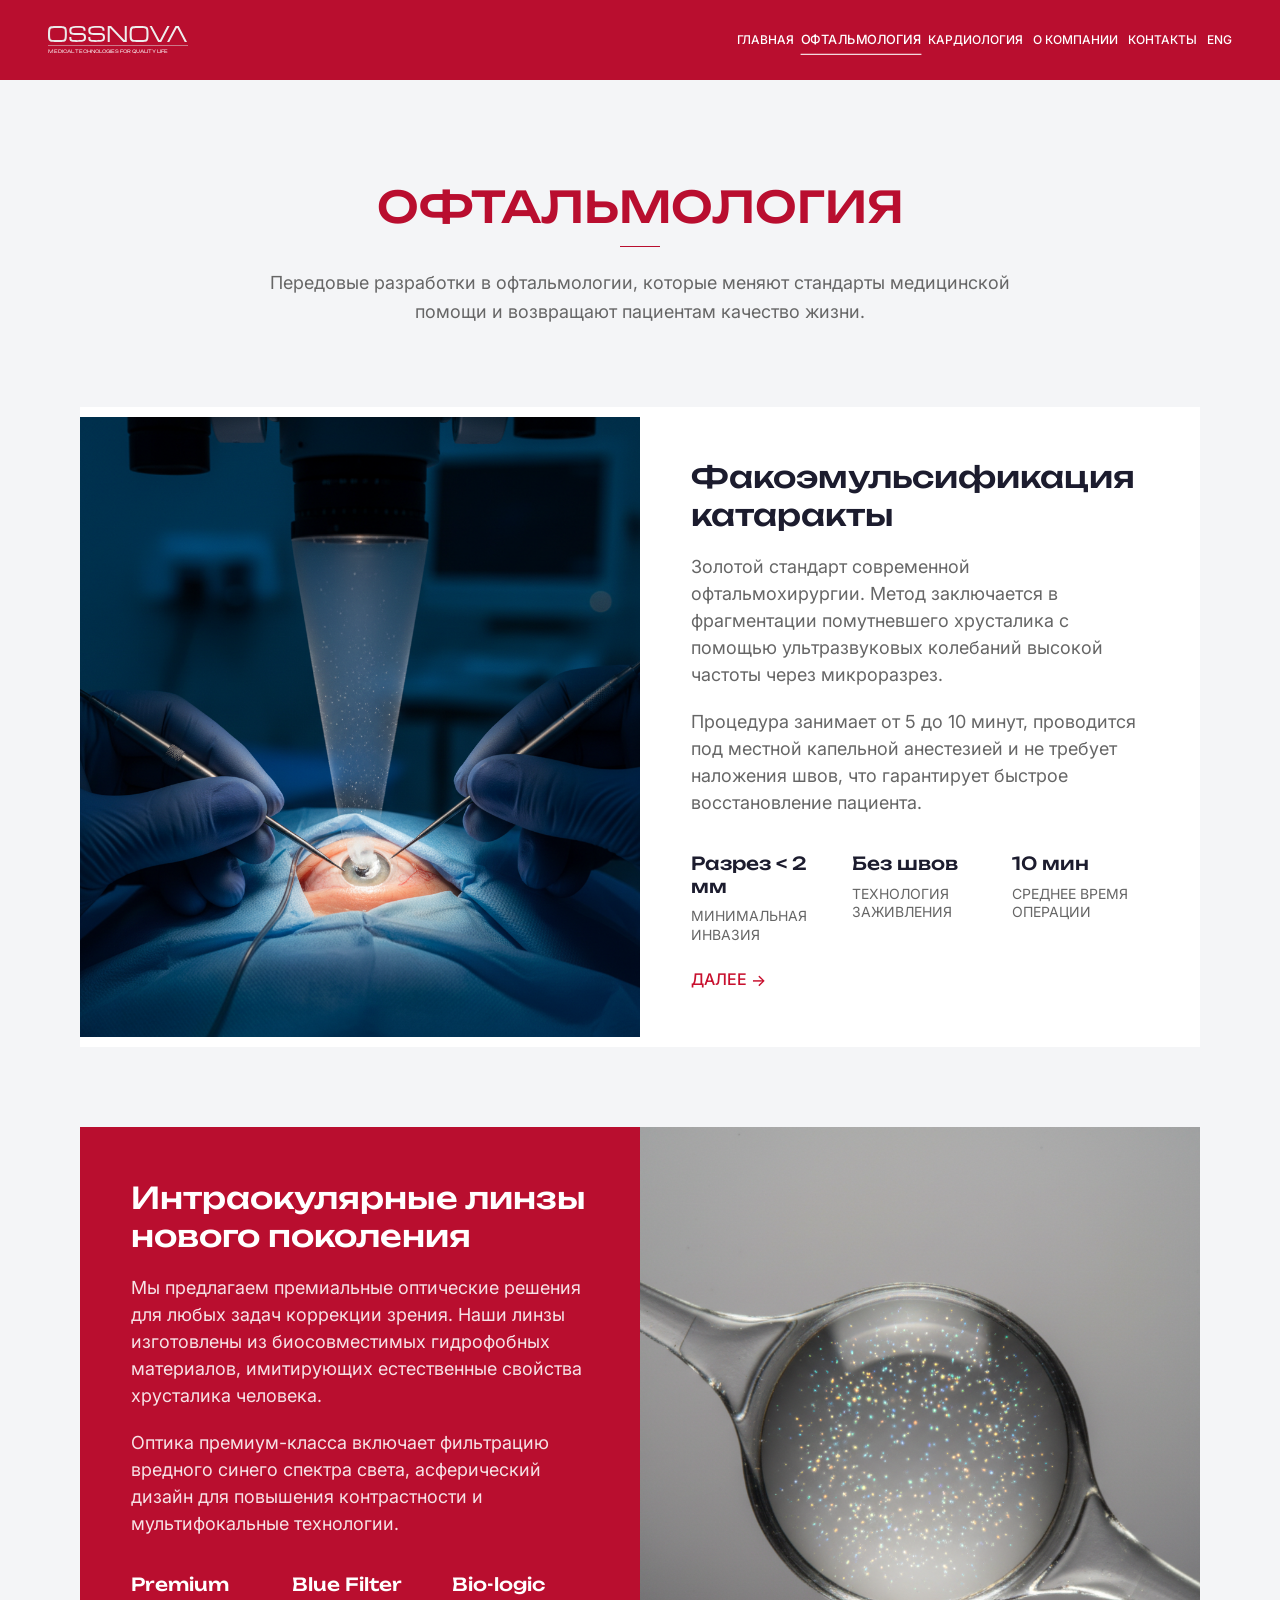
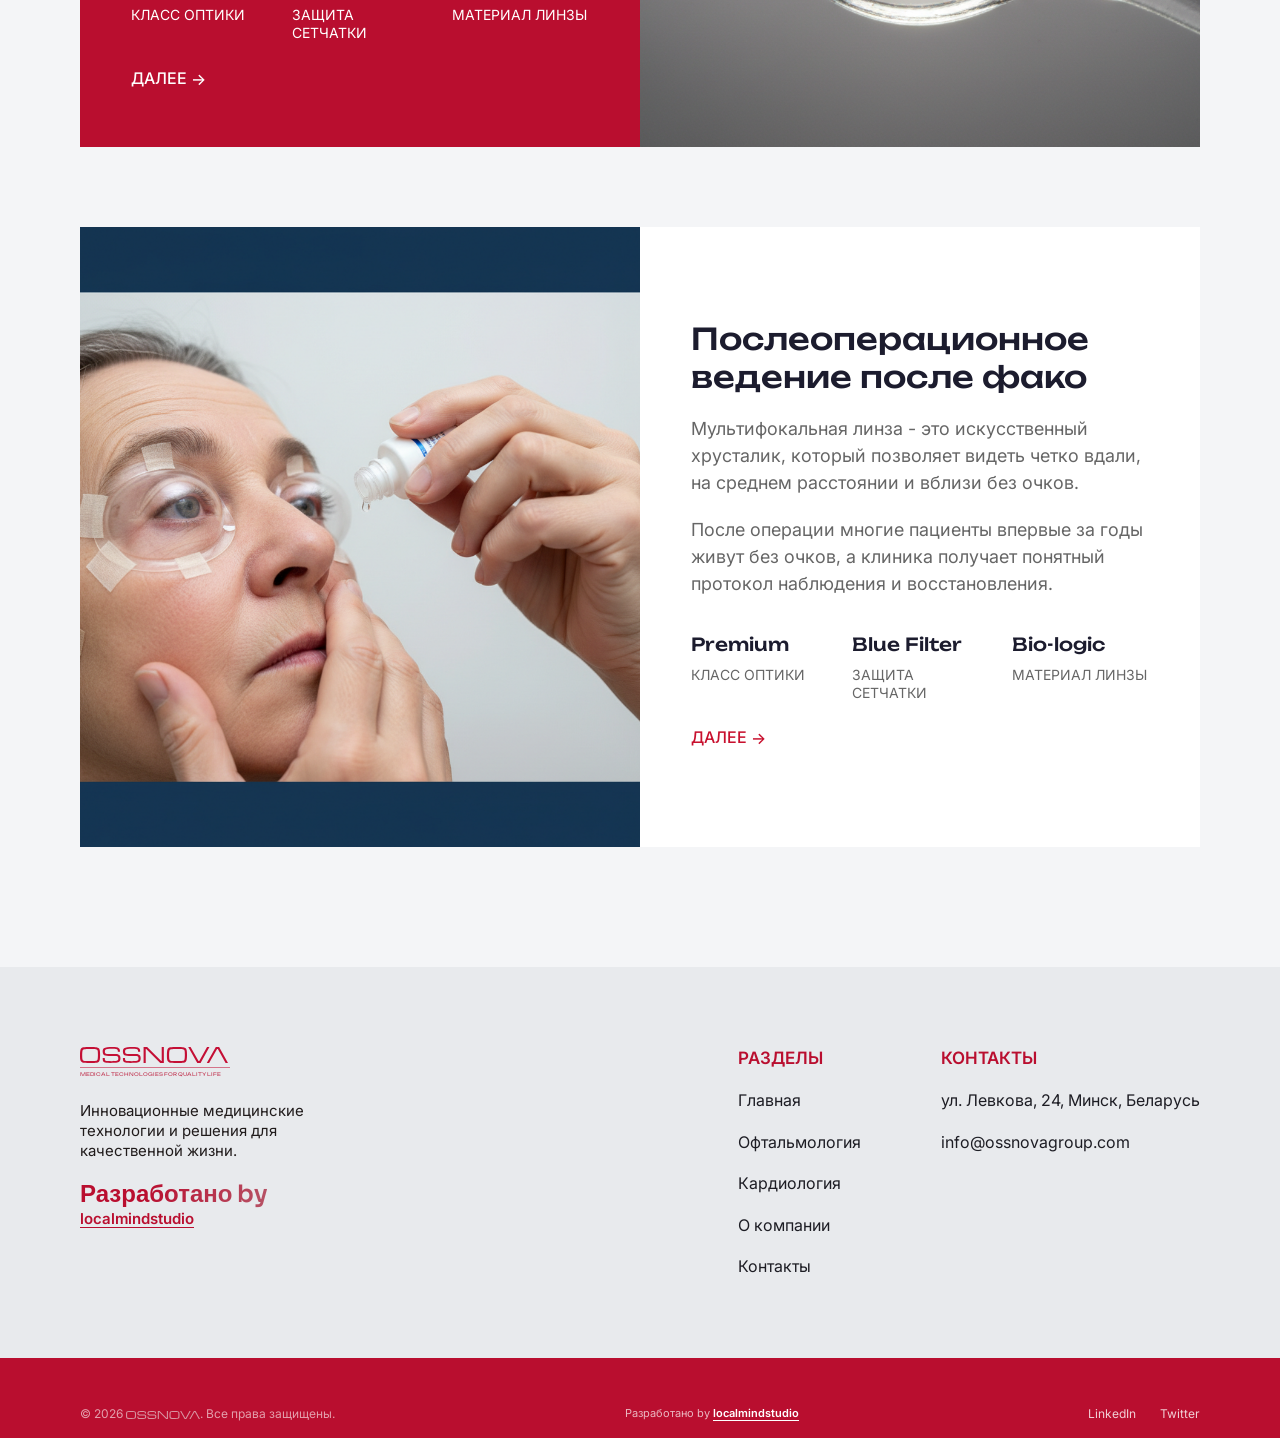
<file: ophthalmology.html>
<!doctype html>
<html lang="ru">
  <head>
    <meta charset="UTF-8" />
    <meta name="viewport" content="width=device-width, initial-scale=1.0" />
    <title data-i18n="meta.ophthalmology.title">Офтальмология OSSNOVA - ИОЛ и оборудование в Беларуси</title>
    <meta
      name="description"
      content="Офтальмологическое оборудование и интраокулярные линзы OSSNOVA для клиник Беларуси: факоэмульсификация, ИОЛ и сопровождение операций."
      data-i18n-content="meta.ophthalmology.description"
    />
    <meta name="robots" content="index, follow" />
    <link rel="canonical" href="https://ossnovagroup.com/ophthalmology.html" />
    <link rel="icon" type="image/svg+xml" href="assets/favicon.svg?v=ossnova-favicon-1" />
    <meta name="theme-color" content="#b90e2f" />
    <script>
      (() => {
        const supportedLanguages = ["ru", "en"];
        const storageKey = "ossnova-language";
        const pageLanguage = document.documentElement.lang || "ru";
        const params = new URLSearchParams(window.location.search);
        let storedLanguage = null;

        try {
          storedLanguage = window.localStorage.getItem(storageKey);
        } catch (error) {
          storedLanguage = null;
        }

        const language = params.get("lang") || storedLanguage || pageLanguage;

        if (supportedLanguages.includes(language)) {
          document.documentElement.lang = language;

          if (language !== pageLanguage) {
            document.documentElement.classList.add("is-i18n-pending");
          }
        }
      })();
    </script>
    <link rel="stylesheet" href="styles.css?v=brand-logo-2" />
  </head>
  <body>
    <header class="site-header">
      <a class="brand" href="index.html" aria-label="OSSNOVA">
        <span class="brand-logo" aria-hidden="true">
          <img class="brand-wordmark" src="assets/logo-ossnova-figma.svg" alt="" />
          <img class="brand-line" src="assets/logo-line-figma.svg" alt="" />
          <span class="brand-tagline" data-i18n="common.brand.tagline">Medical technologies for quality life</span>
        </span>
      </a>
      <button class="nav-toggle" type="button" aria-expanded="false" aria-controls="site-nav" aria-label="Открыть меню" data-i18n-aria-label="common.nav.openMenu">
        <span></span>
        <span></span>
        <span></span>
      </button>
      <nav class="site-nav" id="site-nav" aria-label="Основная навигация" data-i18n-aria-label="common.nav.label">
        <a href="index.html" data-i18n="common.nav.home">Главная</a>
        <a href="ophthalmology.html" aria-current="page" data-i18n="common.nav.ophthalmology">Офтальмология</a>
        <a href="cardiology.html" data-i18n="common.nav.cardiology">Кардиология</a>
        <a href="about.html" data-i18n="common.nav.about">О компании</a>
        <a href="contact.html" data-i18n="common.nav.contact">Контакты</a>
        <a href="#" lang="en" data-language-toggle>ENG</a>
      </nav>
    </header>

    <main class="page-main">
      <section class="technologies" aria-labelledby="technologies-title">
        <div class="section-shell">
          <div class="section-title">
            <h1 id="technologies-title" data-i18n="ophthalmology.title">Офтальмология</h1>
            <span></span>
          </div>
          <p class="section-lead" data-i18n="ophthalmology.lead">
            Передовые разработки в офтальмологии, которые меняют стандарты медицинской помощи и
            возвращают пациентам качество жизни.
          </p>

          <div class="tech-stack">
            <article class="tech-feature">
              <div class="tech-media">
                <img src="assets/tech-phaco.png" alt="" loading="lazy" decoding="async" data-lqip="assets/lqip/tech-phaco.jpg" />
              </div>
              <div class="tech-copy">
                <h2 data-i18n="ophthalmology.phaco.title">Факоэмульсификация катаракты</h2>
                <p data-i18n="ophthalmology.phaco.text1">
                  Золотой стандарт современной офтальмохирургии. Метод заключается в фрагментации
                  помутневшего хрусталика с помощью ультразвуковых колебаний высокой частоты через
                  микроразрез.
                </p>
                <p data-i18n="ophthalmology.phaco.text2">
                  Процедура занимает от 5 до 10 минут, проводится под местной капельной анестезией
                  и не требует наложения швов, что гарантирует быстрое восстановление пациента.
                </p>
                <dl class="tech-specs">
                  <div>
                    <dt data-i18n="common.metrics.incision">Разрез &lt; 2 мм</dt>
                    <dd data-i18n="common.metrics.minimalInvasion">минимальная инвазия</dd>
                  </div>
                  <div>
                    <dt data-i18n="common.metrics.noSutures">Без швов</dt>
                    <dd data-i18n="common.metrics.healing">технология заживления</dd>
                  </div>
                  <div>
                    <dt data-i18n="common.metrics.operationTime">10 мин</dt>
                    <dd data-i18n="common.metrics.averageOperationTime">среднее время операции</dd>
                  </div>
                </dl>
                <a class="text-link" href="ophthalmology-article.html" data-i18n="common.readMore">Далее</a>
              </div>
            </article>

            <article class="tech-feature tech-feature-red">
              <div class="tech-copy">
                <h2 data-i18n="ophthalmology.iol.title">Интраокулярные линзы нового поколения</h2>
                <p data-i18n="ophthalmology.iol.text1">
                  Мы предлагаем премиальные оптические решения для любых задач коррекции зрения.
                  Наши линзы изготовлены из биосовместимых гидрофобных материалов, имитирующих
                  естественные свойства хрусталика человека.
                </p>
                <p data-i18n="ophthalmology.iol.text2">
                  Оптика премиум-класса включает фильтрацию вредного синего спектра света,
                  асферический дизайн для повышения контрастности и мультифокальные технологии.
                </p>
                <dl class="tech-specs">
                  <div>
                    <dt data-i18n="common.metrics.premium">Premium</dt>
                    <dd data-i18n="common.metrics.opticClass">класс оптики</dd>
                  </div>
                  <div>
                    <dt data-i18n="common.metrics.blueFilter">Blue Filter</dt>
                    <dd data-i18n="common.metrics.retinaProtection">защита сетчатки</dd>
                  </div>
                  <div>
                    <dt data-i18n="common.metrics.biologic">Bio-logic</dt>
                    <dd data-i18n="common.metrics.lensMaterial">материал линзы</dd>
                  </div>
                </dl>
                <a class="text-link" href="ophthalmology-article.html" data-i18n="common.readMore">Далее</a>
              </div>
              <div class="tech-media">
                <img src="assets/tech-iol.png" alt="" loading="lazy" decoding="async" data-lqip="assets/lqip/tech-iol.jpg" />
              </div>
            </article>

            <article class="tech-feature">
              <div class="tech-media">
                <img src="assets/tech-followup.png" alt="" loading="lazy" decoding="async" data-lqip="assets/lqip/tech-followup.jpg" />
              </div>
              <div class="tech-copy">
                <h2 data-i18n="ophthalmology.followup.title">Послеоперационное ведение после фако</h2>
                <p data-i18n="ophthalmology.followup.text1">
                  Мультифокальная линза - это искусственный хрусталик, который позволяет видеть
                  четко вдали, на среднем расстоянии и вблизи без очков.
                </p>
                <p data-i18n="ophthalmology.followup.text2">
                  После операции многие пациенты впервые за годы живут без очков, а клиника
                  получает понятный протокол наблюдения и восстановления.
                </p>
                <dl class="tech-specs">
                  <div>
                    <dt data-i18n="common.metrics.premium">Premium</dt>
                    <dd data-i18n="common.metrics.opticClass">класс оптики</dd>
                  </div>
                  <div>
                    <dt data-i18n="common.metrics.blueFilter">Blue Filter</dt>
                    <dd data-i18n="common.metrics.retinaProtection">защита сетчатки</dd>
                  </div>
                  <div>
                    <dt data-i18n="common.metrics.biologic">Bio-logic</dt>
                    <dd data-i18n="common.metrics.lensMaterial">материал линзы</dd>
                  </div>
                </dl>
                <a class="text-link" href="ophthalmology-article.html" data-i18n="common.readMore">Далее</a>
              </div>
            </article>
          </div>
        </div>
      </section>

    </main>

    <footer class="site-footer">
      <div class="footer-main">
        <div class="footer-brand">
          <span class="footer-logo" aria-label="OSSNOVA">
            <img class="brand-wordmark" src="assets/logo-ossnova-figma.svg" alt="" />
            <img class="brand-line" src="assets/logo-line-figma.svg" alt="" />
            <small data-i18n="common.brand.tagline">Medical technologies for quality life</small>
          </span>
          <p data-i18n="common.footer.description">Инновационные медицинские технологии и решения для качественной жизни.</p>
          <p class="footer-credit">
            <span data-i18n="common.footer.developed">Разработано by</span> <a href="https://localmindstudio.site/" target="_blank" rel="noopener">localmindstudio</a>
          </p>
        </div>
        <div class="footer-links">
          <div>
            <h2 data-i18n="common.footer.sections">Разделы</h2>
            <a href="index.html" data-i18n="common.nav.home">Главная</a>
            <a href="ophthalmology.html" data-i18n="common.nav.ophthalmology">Офтальмология</a>
            <a href="cardiology.html" data-i18n="common.nav.cardiology">Кардиология</a>
            <a href="about.html" data-i18n="common.nav.about">О компании</a>
            <a href="contact.html" data-i18n="common.nav.contact">Контакты</a>
          </div>
          <div>
            <h2 data-i18n="common.footer.contacts">Контакты</h2>
            <a href="https://www.google.com/maps/search/?api=1&query=%D1%83%D0%BB.%20%D0%9B%D0%B5%D0%B2%D0%BA%D0%BE%D0%B2%D0%B0%2024%2C%20%D0%9C%D0%B8%D0%BD%D1%81%D0%BA%2C%20%D0%91%D0%B5%D0%BB%D0%B0%D1%80%D1%83%D1%81%D1%8C">
              <span data-i18n="common.address.levkova">ул. Левкова, 24, Минск, Беларусь</span>
            </a>
            <a href="mailto:info@ossnovagroup.com">info@ossnovagroup.com</a>
          </div>
        </div>
      </div>
      <div class="footer-bottom">
        <p data-i18n-html="common.footer.rights">© 2026 <span class="brand-inline-logo" role="img" aria-label="OSSNOVA"><img src="assets/logo-ossnova-figma.svg" alt="" /></span>. Все права защищены.</p>
        <p class="footer-credit footer-credit-bottom">
          <span data-i18n="common.footer.developed">Разработано by</span> <a href="https://localmindstudio.site/" target="_blank" rel="noopener">localmindstudio</a>
        </p>
        <div>
          <a href="#">LinkedIn</a>
          <a href="#">Twitter</a>
        </div>
      </div>
    </footer>

    <script src="script.js?v=map-region-stats-3"></script>
  </body>
</html>
</file>
<file: styles.css>
@import url("https://fonts.googleapis.com/css2?family=Inter:wght@400;500;600;700&family=Sora:wght@600&family=Tinos:ital,wght@1,400&family=Unbounded:wght@400;500;600&display=swap");

:root {
  --red: #b90e2f;
  --button: #c8102e;
  --ink: #1d1d24;
  --body: #201b1b;
  --muted: #666666;
  --line: #e8eaed;
  --soft: #eef0f3;
  --white: #ffffff;
  --shell: min(1280px, calc(100% - 160px));
  --narrow: min(1280px, calc(100% - 160px));
}

* {
  box-sizing: border-box;
}

html {
  scroll-behavior: smooth;
  overflow-x: hidden;
  -webkit-tap-highlight-color: transparent;
}

::selection {
  background: rgba(200, 16, 46, 0.18);
  color: inherit;
}

html.is-i18n-pending body {
  opacity: 0;
}

html.is-home-motion-pending body {
  opacity: 0;
  pointer-events: none;
}

body {
  margin: 0;
  background: var(--white);
  color: var(--body);
  font-family: "Inter", Arial, sans-serif;
  font-size: 16px;
  line-height: 1.35;
  letter-spacing: 0;
  overflow-x: hidden;
}

body.is-nav-open,
body.is-modal-open {
  overflow: hidden;
}

img {
  display: block;
  max-width: 100%;
  -webkit-user-drag: none;
  user-select: none;
}

img[data-lqip] {
  background: var(--lqip-image) center / cover no-repeat;
  filter: blur(10px);
  transition: filter 420ms ease;
}

img[data-lqip].is-loaded {
  filter: none;
}

a {
  color: inherit;
  text-decoration: none;
  -webkit-user-select: none;
  user-select: none;
}

button,
input,
textarea {
  font: inherit;
}

button,
[role="button"],
.nav-toggle,
.carousel-btn,
.carousel-dot,
.button,
.text-link,
.solution-card,
.material-card,
.partner-chip,
.hero-ripple-reveal,
.hero-water,
.hero-bg {
  -webkit-tap-highlight-color: transparent;
  -webkit-touch-callout: none;
}

h1,
h2,
h3,
h4,
p,
dt,
dd,
li,
a,
button,
summary {
  overflow-wrap: anywhere;
}

.section-shell {
  width: var(--shell);
  margin-inline: auto;
}

.soft-reveal {
  opacity: 0;
  transform: translate3d(0, 16px, 0);
  transition:
    opacity 520ms ease,
    transform 620ms cubic-bezier(0.2, 0.78, 0.22, 1);
  transition-delay: var(--soft-reveal-delay, 0ms);
  will-change: opacity, transform;
}

.soft-reveal.is-visible {
  opacity: 1;
  transform: translate3d(0, 0, 0);
}

.site-header {
  position: sticky;
  top: 0;
  z-index: 30;
  display: flex;
  align-items: center;
  justify-content: space-between;
  height: 80px;
  padding-inline: max(80px, calc((100vw - 1280px) / 2));
  background: var(--red);
  color: var(--white);
  overflow: hidden;
}

.site-header > * {
  position: relative;
  z-index: 1;
}

.site-header::after {
  position: absolute;
  inset: -180% -24%;
  z-index: 0;
  background:
    radial-gradient(circle at 18% 52%, rgba(255, 255, 255, 0) 0 11%, rgba(255, 255, 255, 0.48) 12%, rgba(255, 255, 255, 0) 16%),
    radial-gradient(circle at 48% 50%, rgba(185, 231, 249, 0) 0 14%, rgba(185, 231, 249, 0.42) 15%, rgba(185, 231, 249, 0) 19%),
    radial-gradient(circle at 78% 48%, rgba(255, 255, 255, 0) 0 10%, rgba(255, 255, 255, 0.34) 11%, rgba(255, 255, 255, 0) 15%);
  content: "";
  opacity: 0;
  pointer-events: none;
  transform: scale(0.2);
  transform-origin: 44% 50%;
}

.brand {
  display: inline-flex;
  flex: 0 0 auto;
  align-items: center;
  width: 140px;
  min-width: 140px;
}

.brand-logo {
  display: flex;
  width: 140px;
  min-width: 0;
  flex-direction: column;
  gap: 3px;
}

.brand-wordmark {
  width: 139px;
  height: 16px;
}

.brand-line {
  width: 140px;
  height: 1px;
  opacity: 0.9;
}

.brand-tagline {
  color: rgba(255, 255, 255, 0.78);
  font-family: "Unbounded", Arial, sans-serif;
  font-size: 4.7px;
  font-weight: 400;
  line-height: 1;
  text-transform: uppercase;
  white-space: nowrap;
}

.brand > span:not(.brand-logo),
.footer-brand span {
  display: block;
  font-family: "Sora", Arial, sans-serif;
  font-size: 24px;
  font-weight: 600;
  line-height: 1.25;
  background: linear-gradient(98deg, #ffffff 22%, #b3b1b1 120%);
  -webkit-background-clip: text;
  background-clip: text;
  color: transparent;
}

.brand-inline-logo {
  display: inline-flex;
  width: 6.9em;
  height: 0.75em;
  align-items: center;
  vertical-align: -0.07em;
  white-space: nowrap;
}

.brand-inline-logo img {
  display: block;
  width: 100%;
  height: 100%;
  filter: brightness(0) saturate(100%) invert(15%) sepia(98%) saturate(3437%) hue-rotate(337deg) brightness(83%) contrast(101%);
}

.brand-inline-logo--title {
  width: 6.3em;
  height: 0.68em;
  margin-left: 0.05em;
  vertical-align: -0.04em;
}

.section-kicker .brand-inline-logo {
  width: 6.3em;
  height: 0.68em;
  vertical-align: -0.1em;
}

.footer-bottom .brand-inline-logo {
  width: 6.2em;
  height: 0.67em;
  vertical-align: -0.08em;
}

.footer-bottom .brand-inline-logo img {
  filter: none;
}

.home-about .brand-inline-logo img {
  filter: none;
}

.site-nav {
  display: flex;
  align-items: center;
  gap: clamp(12px, 1.55vw, 30px);
  font-size: 13px;
  font-weight: 500;
  text-transform: uppercase;
}

.site-nav a {
  position: relative;
  display: inline-block;
  white-space: nowrap;
  transform-origin: center;
  transition:
    color 180ms ease,
    transform 180ms cubic-bezier(0.2, 0.78, 0.22, 1);
}

@media (max-width: 1380px) and (min-width: 1101px) {
  .site-header {
    padding-inline: 48px;
  }

  .site-nav {
    gap: 10px;
    font-size: 12px;
  }
}

.site-nav a::after {
  position: absolute;
  right: 0;
  bottom: -6px;
  left: 0;
  height: 1px;
  background: currentColor;
  content: "";
  transform: scaleX(0);
  transform-origin: left;
  transition: transform 180ms ease;
}

.site-nav a:hover::after,
.site-nav a:focus-visible::after,
.site-nav a[aria-current="page"]::after {
  transform: scaleX(1);
}

.site-nav a:hover,
.site-nav a:focus-visible,
.site-nav a[aria-current="page"] {
  transform: scale(1.06);
}

.nav-toggle {
  display: inline-grid;
  position: relative;
  flex: 0 0 42px;
  width: 42px;
  height: 42px;
  margin-left: auto;
  padding: 0;
  border: 1px solid rgba(255, 255, 255, 0.74);
  background: rgba(255, 255, 255, 0.18);
  color: var(--white);
  cursor: pointer;
  place-items: center;
}

.nav-toggle span {
  position: absolute;
  top: 50%;
  left: 50%;
  display: block;
  width: 18px;
  height: 2.5px;
  background: currentColor;
  transition:
    opacity 180ms ease,
    transform 180ms ease;
}

.nav-toggle span:nth-child(1) {
  transform: translate(-50%, calc(-50% - 6px));
}

.nav-toggle span:nth-child(2) {
  transform: translate(-50%, -50%);
}

.nav-toggle span:nth-child(3) {
  transform: translate(-50%, calc(-50% + 6px));
}

.nav-toggle[aria-expanded="true"] span:nth-child(1) {
  transform: translate(-50%, -50%) rotate(45deg);
}

.nav-toggle[aria-expanded="true"] span:nth-child(2) {
  opacity: 0;
}

.nav-toggle[aria-expanded="true"] span:nth-child(3) {
  transform: translate(-50%, -50%) rotate(-45deg);
}

@media (min-width: 1101px) {
  .nav-toggle {
    display: none;
  }
}

.hero {
  position: relative;
  min-height: 800px;
  overflow: hidden;
}

.hero-bg {
  position: absolute;
  inset: 0;
  z-index: 0;
  width: 100%;
  height: 100%;
  object-fit: cover;
  object-position: center;
  transform: scaleX(-1);
}

.hero.is-water-ready .hero-bg {
  opacity: 0;
}

.hero-water {
  position: absolute;
  inset: 0;
  z-index: 1;
  display: block;
  width: 100%;
  height: 100%;
  opacity: 0;
  pointer-events: none;
  transition: opacity 180ms ease;
}

.hero.is-water-ready .hero-water {
  opacity: 1;
}

.hero-ripple-reveal {
  position: absolute;
  inset: 0;
  z-index: 4;
  overflow: hidden;
  opacity: 0;
  pointer-events: none;
}

.hero-ripple-reveal span {
  position: absolute;
  width: 34vmax;
  aspect-ratio: 1;
  border: 1px solid rgba(255, 255, 255, 0.78);
  border-radius: 50%;
  background:
    radial-gradient(circle, rgba(255, 255, 255, 0) 0 42%, rgba(255, 255, 255, 0.36) 43%, rgba(255, 255, 255, 0) 49%),
    radial-gradient(circle, rgba(148, 221, 247, 0.22) 0 28%, rgba(148, 221, 247, 0) 58%);
  box-shadow:
    0 0 28px rgba(255, 255, 255, 0.48),
    inset 0 0 30px rgba(167, 231, 252, 0.32);
  filter: blur(1px);
  opacity: 0;
  transform: translate(-50%, -50%) scale(0.08);
}

.hero-ripple-reveal span:nth-child(1) {
  left: 62%;
  top: 45%;
}

.hero-ripple-reveal span:nth-child(2) {
  left: 35%;
  top: 58%;
  width: 26vmax;
}

.hero-ripple-reveal span:nth-child(3) {
  left: 78%;
  top: 72%;
  width: 22vmax;
}

.home-ripple-intro .site-header {
  animation: headerRippleIntro 980ms cubic-bezier(0.18, 0.82, 0.16, 1) both;
}

.home-ripple-intro .site-header::after {
  animation: headerRippleRings 1450ms cubic-bezier(0.2, 0.82, 0.18, 1) 90ms both;
}

.home-ripple-intro .hero-bg {
  animation: heroRippleSurfaceIntro 1700ms cubic-bezier(0.18, 0.82, 0.16, 1) 100ms both;
}

.home-ripple-intro .hero.is-water-ready .hero-water {
  animation: heroRippleCanvasIntro 1700ms cubic-bezier(0.18, 0.82, 0.16, 1) 100ms both;
}

.home-ripple-intro .hero-ripple-reveal {
  animation: rippleLayerFade 1900ms ease both;
}

.home-ripple-intro .hero-ripple-reveal span:nth-child(1) {
  animation: rippleCircleExpand 1500ms cubic-bezier(0.16, 0.74, 0.2, 1) 120ms both;
}

.home-ripple-intro .hero-ripple-reveal span:nth-child(2) {
  animation: rippleCircleExpand 1350ms cubic-bezier(0.16, 0.74, 0.2, 1) 280ms both;
}

.home-ripple-intro .hero-ripple-reveal span:nth-child(3) {
  animation: rippleCircleExpand 1250ms cubic-bezier(0.16, 0.74, 0.2, 1) 430ms both;
}

.home-ripple-intro .hero h1,
.home-ripple-intro .hero p,
.home-ripple-intro .hero .button {
  animation: homeHeroCopyIntro 620ms ease both;
}

.home-ripple-intro .hero h1 {
  animation-delay: 160ms;
}

.home-ripple-intro .hero p {
  animation-delay: 260ms;
}

.home-ripple-intro .hero .button {
  animation-delay: 360ms;
}

@media (max-width: 640px) {
  .hero-water,
  .hero-ripple-reveal {
    display: none;
  }

  .hero.is-water-ready .hero-bg {
    opacity: 1;
  }

  .home-mobile-intro .hero-bg {
    animation: homeMobileHeroMediaIntro 520ms ease both;
  }

  .home-mobile-intro .hero h1,
  .home-mobile-intro .hero p,
  .home-mobile-intro .hero .button {
    animation: homeMobileHeroIntro 540ms ease both;
  }

  .home-mobile-intro .hero h1 {
    animation-delay: 80ms;
  }

  .home-mobile-intro .hero p {
    animation-delay: 160ms;
  }

  .home-mobile-intro .hero .button {
    animation-delay: 240ms;
  }
}

@media (prefers-reduced-motion: reduce) {
  .soft-reveal {
    opacity: 1;
    transform: none;
    transition: none;
  }

  .site-nav a,
  .footer-links a,
  .footer-bottom div a {
    transition: none;
  }

  .site-nav a:hover,
  .site-nav a:focus-visible,
  .site-nav a[aria-current="page"],
  .footer-links a:hover,
  .footer-links a:focus-visible,
  .footer-bottom div a:hover,
  .footer-bottom div a:focus-visible {
    transform: none;
  }

  .hero.is-water-ready .hero-bg {
    opacity: 1;
  }

  .hero-water {
    display: none;
  }

  .home-ripple-intro .site-header,
  .home-ripple-intro .site-header::after,
  .home-ripple-intro .hero-bg,
  .home-ripple-intro .hero.is-water-ready .hero-water,
  .home-ripple-intro .hero-ripple-reveal,
  .home-ripple-intro .hero-ripple-reveal span,
  .home-ripple-intro .hero h1,
  .home-ripple-intro .hero p,
  .home-ripple-intro .hero .button {
    animation: none;
    clip-path: none;
    filter: none;
    opacity: 1;
    transform: none;
  }

  .home-ripple-intro .hero-bg {
    transform: scaleX(-1);
  }

  .hero-ripple-reveal,
  .site-header::after {
    display: none;
  }
}

@keyframes headerRippleIntro {
  0% {
    clip-path: circle(0% at 18% 50%);
    filter: blur(10px);
    opacity: 0;
  }

  58% {
    clip-path: circle(88% at 24% 50%);
    filter: blur(2px);
    opacity: 1;
  }

  100% {
    clip-path: circle(150% at 50% 50%);
    filter: blur(0);
    opacity: 1;
  }
}

@keyframes headerRippleRings {
  0% {
    opacity: 0;
    transform: scale(0.16);
  }

  42% {
    opacity: 0.72;
  }

  100% {
    opacity: 0;
    transform: scale(1.42);
  }
}

@keyframes heroRippleCanvasIntro {
  0% {
    clip-path: circle(0% at 62% 48%);
    filter: blur(16px);
    opacity: 0;
    transform: scale(1.04);
  }

  52% {
    clip-path: circle(86% at 62% 48%);
    filter: blur(4px);
    opacity: 1;
    transform: scale(1.018);
  }

  100% {
    clip-path: circle(154% at 62% 48%);
    filter: blur(0);
    opacity: 1;
    transform: scale(1);
  }
}

@keyframes heroRippleSurfaceIntro {
  0% {
    clip-path: circle(0% at 62% 48%);
    filter: blur(16px);
    opacity: 0;
    transform: scaleX(-1) scale(1.04);
  }

  52% {
    clip-path: circle(86% at 62% 48%);
    filter: blur(4px);
    opacity: 1;
    transform: scaleX(-1) scale(1.018);
  }

  100% {
    clip-path: circle(154% at 62% 48%);
    filter: blur(0);
    opacity: 1;
    transform: scaleX(-1) scale(1);
  }
}

@keyframes rippleLayerFade {
  0% {
    opacity: 0;
  }

  14%,
  72% {
    opacity: 1;
  }

  100% {
    opacity: 0;
    visibility: hidden;
  }
}

@keyframes rippleCircleExpand {
  0% {
    opacity: 0;
    transform: translate(-50%, -50%) scale(0.08);
  }

  28% {
    opacity: 0.96;
  }

  100% {
    opacity: 0;
    transform: translate(-50%, -50%) scale(1.65);
  }
}

@keyframes homeHeroCopyIntro {
  0% {
    opacity: 0;
    transform: translate3d(0, 12px, 0);
  }

  100% {
    opacity: 1;
    transform: translate3d(0, 0, 0);
  }
}

@keyframes homeMobileHeroIntro {
  0% {
    opacity: 0;
    transform: translate3d(0, 10px, 0);
  }

  100% {
    opacity: 1;
    transform: translate3d(0, 0, 0);
  }
}

@keyframes homeMobileHeroMediaIntro {
  0% {
    opacity: 0.9;
    transform: scaleX(-1) scale(1.015);
  }

  100% {
    opacity: 1;
    transform: scaleX(-1) scale(1);
  }
}

.hero::after {
  position: absolute;
  inset: 0;
  z-index: 2;
  background: linear-gradient(
    90deg,
    rgba(255, 255, 255, 0.6) 0%,
    rgba(241, 250, 253, 0.18) 44%,
    rgba(232, 247, 252, 0) 64%
  );
  content: "";
  pointer-events: none;
}

.hero-content {
  position: relative;
  z-index: 3;
  padding-top: 206px;
}

.hero h1 {
  max-width: 1018px;
  margin: 0;
  color: #000000;
  font-family: "Unbounded", Arial, sans-serif;
  font-size: clamp(48px, 3.75vw, 72px);
  font-weight: 600;
  line-height: 1.3;
}

.hero p {
  width: min(573px, 100%);
  margin: 24px 0 0;
  color: #000000;
  font-weight: 500;
  line-height: 1.35;
}

.button {
  display: inline-flex;
  align-items: center;
  justify-content: center;
  min-width: 300px;
  height: 55px;
  margin-top: 50px;
  padding: 8px 24px 10px;
  border: 0;
  background: var(--button);
  color: var(--white);
  font-weight: 500;
  text-transform: uppercase;
  cursor: pointer;
  transition: transform 180ms ease, background 180ms ease;
}

.button:hover,
.button:focus-visible {
  background: #a80d28;
  transform: translateY(-1px);
}

.partners {
  --partner-gap: 20px;
  width: min(1340px, calc(100% - 100px));
  margin: 100px auto 0;
  overflow: hidden;
  contain: paint;
  -webkit-mask-image: linear-gradient(90deg, transparent 0, #000 8%, #000 92%, transparent 100%);
  mask-image: linear-gradient(90deg, transparent 0, #000 8%, #000 92%, transparent 100%);
}

.partner-track {
  display: flex;
  width: max-content;
  animation: partnersMarquee 58s linear infinite;
  will-change: transform;
}

.partners:hover .partner-track,
.partners:focus-within .partner-track {
  animation-play-state: paused;
}

.partner-run {
  display: flex;
  flex: 0 0 auto;
  gap: var(--partner-gap);
  padding-right: var(--partner-gap);
}

.partner-chip {
  display: flex;
  flex: 0 0 auto;
  align-items: center;
  justify-content: center;
  height: 58px;
  padding: 12px 24px 14px;
  background: #eeeeee;
  color: #000000;
  font-family: "Unbounded", Arial, sans-serif;
  font-size: 20px;
  font-weight: 500;
}

.partner-chip span {
  display: none;
}

.partner-chip b {
  font-weight: inherit;
  line-height: 1.2;
  text-align: center;
  white-space: nowrap;
}

@keyframes partnersMarquee {
  from {
    transform: translate3d(0, 0, 0);
  }

  to {
    transform: translate3d(-50%, 0, 0);
  }
}

@media (prefers-reduced-motion: reduce) {
  .partner-track,
  .solution-track,
  .belarus-map__outline {
    animation: none;
  }
}

.section-offset {
  margin-top: 120px;
}

.solution-carousel {
  width: var(--narrow);
  margin-inline: auto;
}

.solution-viewport {
  overflow: hidden;
  contain: paint;
}

.solution-track {
  display: flex;
  animation: solutionsMarquee 34s linear infinite;
  transition: transform 320ms ease;
  will-change: transform;
}

.solution-card {
  display: grid;
  grid-template-columns: minmax(0, 1fr) minmax(0, 1fr);
  flex: 0 0 100%;
  gap: 60px;
  align-items: center;
  min-height: 520px;
}

.solution-media {
  height: 520px;
  overflow: hidden;
}

.solution-media img {
  width: 100%;
  height: 100%;
  object-fit: cover;
}

.solution-copy {
  padding: 40px;
}

.solution-copy h2 {
  margin: 0;
  color: #1c1c2e;
  font-family: "Unbounded", Arial, sans-serif;
  font-size: 32px;
  font-weight: 500;
  line-height: 1.3;
}

.solution-copy p,
.material-card p {
  margin: 20px 0 0;
  line-height: 22px;
}

.text-link {
  position: relative;
  display: inline-flex;
  align-items: center;
  gap: 4px;
  margin-top: 24px;
  padding-bottom: 5px;
  color: var(--button);
  font-weight: 500;
  text-transform: uppercase;
  transform-origin: left center;
  transition:
    color 180ms ease,
    transform 220ms cubic-bezier(0.2, 0.8, 0.2, 1);
}

.text-link::before {
  position: absolute;
  right: 0;
  bottom: 0;
  left: 0;
  height: 1px;
  background: currentColor;
  content: "";
  transform: scaleX(0);
  transform-origin: left;
  transition: transform 220ms ease;
}

.text-link::after {
  content: "→";
  font-size: 16px;
  line-height: 1;
  transition: transform 220ms cubic-bezier(0.2, 0.8, 0.2, 1);
}

.text-link:hover,
.text-link:focus-visible {
  transform: translateX(6px) scale(1.045);
}

.text-link:hover::before,
.text-link:focus-visible::before {
  transform: scaleX(1);
}

.text-link:hover::after,
.text-link:focus-visible::after {
  transform: translateX(4px);
}

.text-link-light {
  color: var(--white);
}

.carousel-controls {
  display: none;
  align-items: center;
  justify-content: center;
  gap: 12px;
  margin-top: 24px;
}

.carousel-btn,
.carousel-dot {
  border: 1px solid var(--red);
  background: transparent;
  color: var(--red);
  cursor: pointer;
}

.carousel-btn {
  display: inline-flex;
  align-items: center;
  justify-content: center;
  width: 40px;
  height: 40px;
  font-size: 28px;
  line-height: 1;
}

.carousel-dot {
  width: 11px;
  height: 11px;
  padding: 0;
  border-radius: 50%;
}

.carousel-dot.is-active {
  background: var(--red);
}

@keyframes solutionsMarquee {
  from {
    transform: translate3d(-50%, 0, 0);
  }

  to {
    transform: translate3d(0, 0, 0);
  }
}

.section-kicker {
  margin: 0 0 18px;
  color: var(--red);
  font-size: 12px;
  font-weight: 700;
  letter-spacing: 0.16em;
  line-height: 1.2;
  text-transform: uppercase;
}

.belarus-network {
  position: relative;
  margin-top: 128px;
  padding: 118px 0 128px;
  overflow: hidden;
  background: linear-gradient(135deg, #f7f8fa 0%, #e7ebf0 48%, #ffffff 100%);
  color: var(--ink);
  isolation: isolate;
}

.belarus-network::before {
  position: absolute;
  inset: 0;
  z-index: -2;
  background: linear-gradient(118deg, rgba(255, 255, 255, 0) 16%, rgba(255, 255, 255, 0.82) 42%, rgba(255, 255, 255, 0) 68%);
  content: "";
  opacity: 0.88;
}

.belarus-network::after {
  display: none;
}

.belarus-network.is-globe-ready::after {
  opacity: 0;
}

.belarus-network__globe {
  position: absolute;
  top: 48%;
  left: 68%;
  z-index: -1;
  display: block;
  width: min(820px, 68vw);
  height: min(820px, 68vw);
  opacity: 0;
  pointer-events: none;
  transform: translate(-50%, -50%);
  transition: opacity 420ms ease;
}

.belarus-network.is-globe-ready .belarus-network__globe {
  opacity: 0.5;
}

.belarus-network__shell {
  position: relative;
  z-index: 1;
  display: grid;
  grid-template-columns: minmax(420px, 0.86fr) minmax(600px, 1.14fr);
  gap: 56px;
  align-items: center;
}

.belarus-network__copy {
  position: relative;
  z-index: 2;
}

.belarus-network__copy h2 {
  margin: 0;
  font-family: "Unbounded", Arial, sans-serif;
  font-size: clamp(40px, 3.45vw, 64px);
  font-weight: 500;
  line-height: 1.08;
  color: #1c1c2e;
  hyphens: manual;
  overflow-wrap: normal;
  word-break: normal;
}

.belarus-network__title {
  display: flex;
  flex-direction: column;
  gap: 16px;
}

.belarus-title-logo {
  display: grid;
  width: min(360px, 100%);
  gap: 7px;
}

.belarus-title-logo .brand-wordmark {
  width: 100%;
  height: clamp(30px, 2.65vw, 42px);
  filter: brightness(0) saturate(100%) invert(15%) sepia(98%) saturate(3437%) hue-rotate(337deg) brightness(83%) contrast(101%);
}

.belarus-network__copy > p:not(.section-kicker) {
  max-width: 620px;
  margin: 28px 0 0;
  color: #565963;
  font-size: 18px;
  line-height: 1.62;
}

.belarus-network__stats {
  display: grid;
  grid-template-columns: repeat(3, minmax(0, 1fr));
  gap: 14px;
  margin-top: 42px;
  width: min(620px, calc(100% + 110px));
  max-width: calc(100vw - 64px);
}

.belarus-network__stats div {
  min-height: 174px;
  padding: 20px 18px;
  border: 1px solid rgba(185, 14, 47, 0.12);
  background: rgba(255, 255, 255, 0.72);
  backdrop-filter: blur(12px);
  box-shadow: 0 18px 42px rgba(82, 91, 109, 0.12);
}

.belarus-network__stats strong,
.belarus-network__stats span {
  display: block;
}

.belarus-network__stats strong {
  font-family: "Unbounded", Arial, sans-serif;
  font-size: clamp(21px, 1.55vw, 30px);
  font-weight: 500;
  line-height: 1;
  color: var(--red);
  white-space: nowrap;
  letter-spacing: -0.03em;
}

.belarus-network__stats span + strong {
  margin-top: 20px;
}

.belarus-network__stats span {
  margin-top: 12px;
  color: #5f626b;
  font-size: 13px;
  line-height: 1.35;
}

.belarus-map-card {
  position: relative;
  min-height: 660px;
  overflow: visible;
  border: 0;
  background: transparent;
  box-shadow: none;
  isolation: isolate;
}

.belarus-map-card::before {
  display: none;
}

.belarus-map-card::after {
  display: none;
}

.belarus-map-card__globe {
  display: none;
}

.belarus-map-card__stage {
  position: relative;
  z-index: 1;
  height: 620px;
  padding: 22px 18px 0;
}

.belarus-map {
  display: block;
  width: 100%;
  height: 100%;
  overflow: visible;
  filter: drop-shadow(0 26px 38px rgba(93, 102, 118, 0.24));
}

.belarus-map-loader {
  position: absolute;
  top: 50%;
  left: 50%;
  padding: 10px 14px;
  border: 1px solid rgba(185, 14, 47, 0.12);
  background: rgba(255, 255, 255, 0.84);
  color: #5f626b;
  font-size: 13px;
  transform: translate(-50%, -50%);
}

.belarus-map__outline {
  display: none;
}

.belarus-region {
  cursor: pointer;
  outline: none;
  transform-box: fill-box;
  transform-origin: center;
  transition: transform 320ms cubic-bezier(0.2, 0.75, 0.2, 1);
}

.belarus-region.is-active {
  transform: translate(var(--region-x), var(--region-y));
}

.belarus-region__shape {
  fill: rgba(224, 228, 235, 0.78);
  stroke: rgba(185, 14, 47, 0.34);
  stroke-width: 1.45;
  transition: fill 220ms ease, stroke 220ms ease, filter 220ms ease;
  vector-effect: non-scaling-stroke;
}

.belarus-region__hit,
.belarus-region__hotspot {
  fill: transparent;
  pointer-events: all;
}

.belarus-region__hit {
  stroke: transparent;
  stroke-width: 18;
  vector-effect: non-scaling-stroke;
}

.belarus-region.is-active .belarus-region__shape,
.belarus-region:focus-visible .belarus-region__shape {
  fill: rgba(200, 16, 46, 0.22);
  stroke: rgba(185, 14, 47, 0.82);
  filter: drop-shadow(0 0 16px rgba(185, 14, 47, 0.22));
}

.belarus-region-panel {
  position: absolute;
  top: 28px;
  left: 28px;
  z-index: 2;
  width: min(286px, calc(100% - 56px));
  padding: 14px;
  border: 1px solid rgba(185, 14, 47, 0.18);
  background:
    linear-gradient(145deg, rgba(255, 255, 255, 0.54), rgba(255, 255, 255, 0.24)),
    rgba(255, 255, 255, 0.18);
  backdrop-filter: blur(18px) saturate(1.12);
  box-shadow: 0 18px 42px rgba(82, 91, 109, 0.16);
  pointer-events: none;
  transform: translateY(6px);
}

.belarus-region-panel.is-changing {
  animation: regionPanelAppear 420ms cubic-bezier(0.2, 0.75, 0.2, 1) both;
}

.belarus-region-panel span {
  display: block;
  color: var(--red);
  font-size: 9px;
  font-weight: 700;
  letter-spacing: 0.16em;
  line-height: 1.2;
  text-transform: uppercase;
}

.belarus-region-panel h3 {
  margin: 8px 0 0;
  font-family: "Unbounded", Arial, sans-serif;
  font-size: 20px;
  font-weight: 500;
  line-height: 1.12;
  color: #1c1c2e;
}

.belarus-region-panel p {
  display: none;
}

.belarus-region-metrics {
  display: grid;
  grid-template-columns: repeat(2, minmax(0, 1fr));
  gap: 8px;
  margin-top: 12px;
}

.belarus-region-metrics div {
  min-width: 0;
  padding: 9px 10px;
  border: 1px solid rgba(185, 14, 47, 0.12);
  background: rgba(255, 255, 255, 0.34);
}

.belarus-region-metrics strong,
.belarus-region-metrics span {
  display: block;
}

.belarus-region-metrics strong {
  color: var(--red);
  font-family: "Unbounded", Arial, sans-serif;
  font-size: 17px;
  font-weight: 500;
  line-height: 1;
}

.belarus-region-metrics span {
  margin-top: 6px;
  color: #5f626b;
  font-size: 9px;
  line-height: 1.25;
}

@keyframes regionPanelAppear {
  from {
    opacity: 0;
    transform: translateY(18px);
  }

  to {
    opacity: 1;
    transform: translateY(0);
  }
}

@keyframes mapOutlinePulse {
  0%,
  100% {
    opacity: 0.42;
  }

  50% {
    opacity: 0.82;
  }
}

.home-about {
  padding: 100px 0 120px;
  background: var(--red);
  color: var(--white);
}

.home-about-shell {
  width: var(--narrow);
}

.home-about h2 {
  margin: 0 0 52px;
  font-family: "Unbounded", Arial, sans-serif;
  font-size: clamp(36px, 3.35vw, 64px);
  font-weight: 500;
  line-height: 1.22;
  text-transform: uppercase;
}

.home-about-panel {
  overflow: hidden;
  border: 1px solid rgba(255, 255, 255, 0.42);
  background: rgba(150, 8, 36, 0.18);
}

.home-about-media {
  height: 320px;
  overflow: hidden;
}

.home-about-media img {
  width: 100%;
  height: 100%;
  object-fit: cover;
}

.home-about-content {
  display: grid;
  grid-template-columns: minmax(280px, 0.8fr) minmax(0, 1.2fr);
  gap: 48px;
  align-items: start;
  padding: 36px 40px 40px;
}

.home-about-copy p {
  margin: 0;
  color: rgba(255, 255, 255, 0.92);
  font-size: 18px;
  line-height: 1.55;
}

.home-about-stats {
  display: grid;
  grid-template-columns: minmax(0, 1fr);
  gap: 0;
  margin: 0;
}

.home-about-stats div {
  min-width: 0;
  padding: 16px 0 16px 20px;
  border-left: 1px solid rgba(255, 255, 255, 0.32);
}

.home-about-stats div:first-child {
  border-left-color: rgba(255, 255, 255, 0.32);
}

.home-about-stats dt {
  margin: 0;
  color: var(--white);
  font-family: "Unbounded", Arial, sans-serif;
  font-size: clamp(20px, 1.55vw, 30px);
  font-weight: 500;
  line-height: 1.15;
}

.home-about-stats dd {
  margin: 12px 0 0;
  color: rgba(255, 255, 255, 0.72);
  font-size: 13px;
  line-height: 1.35;
}

.company-story {
  background: var(--white);
}

.company-hero {
  display: grid;
  grid-template-columns: minmax(0, 1fr) minmax(480px, 0.76fr);
  min-height: 720px;
}

.company-hero-media {
  min-height: 520px;
  overflow: hidden;
}

.company-hero-media img,
.tech-media img,
.detail-hero img {
  width: 100%;
  height: 100%;
  object-fit: cover;
}

.company-hero-copy {
  display: flex;
  flex-direction: column;
  justify-content: center;
  padding: 80px;
  background: var(--white);
}

.company-hero-copy h1,
.company-hero-copy h2 {
  margin: 0;
  color: #1c1c2e;
  font-family: "Unbounded", Arial, sans-serif;
  font-size: clamp(42px, 3.35vw, 64px);
  font-weight: 500;
  line-height: 1.3;
}

.company-hero-copy h1 span,
.company-hero-copy h2 span {
  color: var(--red);
}

.company-hero-copy p {
  margin: 24px 0 0;
  color: #333333;
  font-size: 20px;
  line-height: 32px;
}

.company-metrics {
  display: grid;
  grid-template-columns: repeat(5, minmax(0, 1fr));
  margin: 0;
  border-top: 1px solid var(--line);
  border-bottom: 1px solid var(--line);
}

.company-metrics div {
  min-height: 240px;
  padding: 48px 32px;
  border-left: 1px solid var(--line);
}

.company-metrics div:first-child {
  border-left: 0;
}

.company-metrics dt {
  color: #1c1c2e;
  font-family: "Unbounded", Arial, sans-serif;
  font-size: clamp(28px, 2vw, 40px);
  font-weight: 500;
  line-height: 1.15;
}

.company-metrics dd {
  margin: 20px 0 0;
  color: #666666;
  font-size: 16px;
  line-height: 1.45;
}

.company-red-band {
  padding: 100px 0;
  background: var(--red);
  color: var(--white);
}

.company-red-inner {
  display: grid;
  grid-template-columns: minmax(280px, 0.82fr) minmax(0, 1fr);
  gap: 90px;
  width: var(--narrow);
  margin-inline: auto;
}

.company-red-inner h2 {
  margin: 0;
  font-family: "Unbounded", Arial, sans-serif;
  font-size: clamp(34px, 2.5vw, 48px);
  font-weight: 500;
  line-height: 1.25;
}

.company-red-inner p {
  margin: 24px 0 0;
  font-size: 18px;
  line-height: 1.65;
}

.company-red-inner div:first-child p {
  margin-top: 32px;
}

.company-quote {
  width: var(--narrow);
  margin: 0 auto;
  padding: 110px 0 120px;
}

.company-quote blockquote {
  max-width: 1320px;
  margin: 0;
  color: #1c1c2e;
  font-family: "Tinos", "Times New Roman", serif;
  font-size: clamp(34px, 2.5vw, 48px);
  font-style: italic;
  line-height: 1.3;
}

.company-quote blockquote::after {
  display: block;
  width: 80px;
  height: 4px;
  margin-top: 44px;
  background: var(--red);
  content: "";
}

.company-quote figcaption {
  max-width: 900px;
  margin-top: 44px;
  color: #666666;
  font-size: 18px;
  line-height: 1.6;
}

.about-page {
  background: var(--white);
  color: #000000;
}

.about-hero {
  display: grid;
  grid-template-columns: 1fr 1fr;
  height: 720px;
  border-bottom: 1px solid #e5e7eb;
}

.about-hero-media {
  min-width: 0;
  overflow: hidden;
}

.about-hero-media img {
  width: 100%;
  height: 100%;
  object-fit: cover;
}

.about-hero-copy {
  display: flex;
  flex-direction: column;
  justify-content: center;
  gap: 24px;
  min-width: 0;
  padding: 120px;
  background: var(--white);
}

.about-hero-copy h1 {
  margin: 0;
  color: #000000;
  font-family: "Unbounded", Arial, sans-serif;
  font-size: 64px;
  font-weight: 500;
  line-height: 1.3;
}

.about-hero-copy h1 span {
  color: var(--red);
}

.about-hero-copy p {
  max-width: 680px;
  margin: 0;
  color: #000000;
  font-size: 20px;
  line-height: 32px;
}

.about-stats {
  display: grid;
  grid-template-columns: repeat(5, minmax(0, 1fr));
  min-height: 240px;
  margin: 0;
  background: var(--white);
}

.about-stats div {
  position: relative;
  display: flex;
  align-items: center;
  flex-direction: column;
  justify-content: center;
  min-width: 0;
  padding: 48px 28px;
  text-align: center;
}

.about-stats div:not(:last-child)::after {
  position: absolute;
  top: 50%;
  right: 0;
  width: 1px;
  height: 76px;
  background: #000000;
  content: "";
  transform: translateY(-50%);
}

.about-stats dt {
  margin: 0;
  color: #000000;
  font-family: "Unbounded", Arial, sans-serif;
  font-size: 40px;
  font-weight: 600;
  line-height: 1.15;
}

.about-stats dd {
  margin: 12px 0 0;
  color: #000000;
  font-size: 13px;
  font-weight: 500;
  line-height: 1.35;
  text-transform: uppercase;
}

.about-red-section {
  padding: 100px 80px 120px;
  background: var(--red);
  color: var(--white);
}

.about-red-grid {
  display: grid;
  grid-template-columns: repeat(2, minmax(0, 1fr));
  gap: 80px;
}

.about-red-grid h2 {
  margin: 0 0 40px;
  font-family: "Unbounded", Arial, sans-serif;
  font-size: 40px;
  font-weight: 600;
  line-height: 1.3;
}

.about-red-grid p {
  margin: 0;
  font-size: 18px;
  line-height: 30px;
}

.about-red-grid p + p {
  margin-top: 0;
}

.about-quote {
  display: flex;
  align-items: center;
  flex-direction: column;
  gap: 32px;
  width: min(1200px, calc(100% - 160px));
  margin: 0 auto;
  padding: 120px 0;
  text-align: center;
}

.about-quote blockquote {
  margin: 0;
  color: #000000;
  font-family: "Tinos", "Times New Roman", serif;
  font-size: 48px;
  font-style: italic;
  font-weight: 400;
  line-height: 1.35;
}

.about-quote > span {
  width: 80px;
  height: 4px;
  border-radius: 2px;
  background: var(--red);
}

.about-quote figcaption {
  max-width: 1030px;
  margin: 0;
  color: #000000;
  font-size: 20px;
  line-height: 32px;
}

.technologies {
  padding: 100px 0 120px;
  background: #f4f5f7;
}

.section-lead {
  width: min(760px, 100%);
  margin: 22px auto 0;
  color: #666666;
  font-size: 18px;
  line-height: 1.6;
  text-align: center;
}

.tech-stack {
  display: flex;
  flex-direction: column;
  gap: 80px;
  margin-top: 80px;
}

.tech-feature {
  display: grid;
  grid-template-columns: minmax(0, 1fr) minmax(0, 1fr);
  align-items: center;
  min-height: 620px;
  background: var(--white);
}

.tech-feature-red {
  background: var(--red);
  color: var(--white);
}

.tech-media {
  height: 620px;
  overflow: hidden;
}

.tech-copy {
  padding: clamp(40px, 4vw, 76px);
}

.tech-copy h2,
.tech-copy h3,
.detail-intro h1,
.detail-intro h2 {
  margin: 0;
  color: #1c1c2e;
  font-family: "Unbounded", Arial, sans-serif;
  font-size: clamp(30px, 2.1vw, 40px);
  font-weight: 500;
  line-height: 1.25;
}

.tech-feature-red .tech-copy h2,
.tech-feature-red .tech-copy h3 {
  color: var(--white);
}

.tech-copy p,
.detail-intro p {
  margin: 20px 0 0;
  color: #666666;
  font-size: 18px;
  line-height: 1.5;
}

.tech-feature-red .tech-copy p {
  color: rgba(255, 255, 255, 0.88);
}

.tech-specs {
  display: grid;
  grid-template-columns: repeat(3, minmax(0, 1fr));
  gap: 24px;
  margin: 36px 0 0;
}

.tech-specs div {
  padding: 0;
}

.tech-specs dt {
  color: #1c1c2e;
  font-family: "Unbounded", Arial, sans-serif;
  font-size: 18px;
  font-weight: 500;
  line-height: 1.25;
}

.tech-specs dd {
  margin: 10px 0 0;
  color: #666666;
  font-size: 14px;
  line-height: 1.35;
  text-transform: uppercase;
}

.tech-feature-red .tech-specs dt,
.tech-feature-red .tech-specs dd,
.tech-feature-red .text-link {
  color: var(--white);
}

.technology-detail {
  background: var(--white);
}

.specialty-hero {
  position: relative;
  display: flex;
  align-items: flex-end;
  min-height: 700px;
  padding: 0 80px 88px;
  overflow: hidden;
  background: #111111;
}

.specialty-hero > img {
  position: absolute;
  inset: 0;
  width: 100%;
  height: 100%;
  object-fit: cover;
  opacity: 0.78;
}

.specialty-hero::after {
  position: absolute;
  inset: 0;
  background: linear-gradient(90deg, rgba(0, 0, 0, 0.58), rgba(0, 0, 0, 0.12));
  content: "";
}

.specialty-hero-copy {
  position: relative;
  z-index: 1;
  width: min(840px, 100%);
  color: var(--white);
}

.specialty-hero-copy h1 {
  margin: 0;
  font-family: "Unbounded", Arial, sans-serif;
  font-size: clamp(48px, 4vw, 72px);
  font-weight: 600;
  line-height: 1.2;
  text-transform: uppercase;
}

.specialty-hero-copy p {
  max-width: 720px;
  margin: 24px 0 0;
  font-size: 20px;
  line-height: 1.55;
}

.specialty-content {
  padding-top: 110px;
}

.cardiology-page {
  background: var(--white);
  color: #1c1c2e;
}

.cardiology-page-hero {
  display: flex;
  align-items: center;
  flex-direction: column;
  gap: 24px;
  padding: 100px 80px 120px;
  background: #f4f5f7;
  text-align: center;
}

.cardiology-page-hero > div {
  display: flex;
  align-items: center;
  flex-direction: column;
  gap: 12px;
  width: min(1760px, 100%);
}

.cardiology-page-hero h1 {
  margin: 0;
  color: var(--red);
  font-family: "Unbounded", Arial, sans-serif;
  font-size: 48px;
  font-weight: 500;
  line-height: 1;
  text-transform: uppercase;
}

.cardiology-page-hero span {
  width: 40px;
  height: 1px;
  background: var(--red);
}

.cardiology-page-hero p {
  width: min(700px, 100%);
  margin: 0;
  color: #666666;
  font-size: 18px;
  line-height: 1.3;
}

.cardiology-feature {
  display: grid;
  grid-template-columns: repeat(2, minmax(0, 1fr));
  gap: 80px;
  align-items: center;
  min-height: 760px;
  padding: 120px 80px;
  background: var(--white);
}

.cardiology-feature-red {
  background: var(--red);
  color: var(--white);
}

.cardiology-feature-media {
  height: 520px;
  min-width: 0;
  overflow: hidden;
}

.cardiology-feature-media img {
  width: 100%;
  height: 100%;
  object-fit: cover;
}

.cardiology-feature-copy {
  display: flex;
  flex-direction: column;
  gap: 32px;
  min-width: 0;
}

.cardiology-feature-copy h2 {
  margin: 0;
  color: #1c1c2e;
  font-family: "Unbounded", Arial, sans-serif;
  font-size: 32px;
  font-weight: 500;
  line-height: 1.05;
}

.cardiology-feature-red .cardiology-feature-copy h2 {
  color: var(--white);
}

.cardiology-feature-copy p {
  margin: 0;
  color: #666666;
  font-size: 18px;
  line-height: 22px;
}

.cardiology-feature-red .cardiology-feature-copy p {
  color: var(--white);
}

.cardiology-specs {
  display: flex;
  gap: 40px;
  flex-wrap: wrap;
  margin: 0;
}

.cardiology-specs div {
  min-width: max-content;
}

.cardiology-specs dt {
  margin: 0;
  color: var(--button);
  font-size: 18px;
  font-weight: 600;
  line-height: 1.25;
}

.cardiology-feature-red .cardiology-specs dt {
  color: var(--white);
}

.cardiology-specs dd {
  margin: 4px 0 0;
  color: #666666;
  font-size: 11px;
  font-weight: 500;
  line-height: 1.2;
  text-transform: uppercase;
}

.cardiology-feature-red .cardiology-specs dd {
  color: var(--white);
}

.cardiology-feature-red .text-link {
  color: var(--white);
}

.map-section {
  padding: 100px 0 120px;
  background: #f4f5f7;
}

.map-layout {
  display: grid;
  grid-template-columns: minmax(320px, 0.72fr) minmax(0, 1fr);
  gap: 60px;
  align-items: stretch;
}

.map-copy {
  display: flex;
  flex-direction: column;
  justify-content: center;
  padding: 48px 0;
}

.map-copy .section-title {
  align-items: flex-start;
  text-align: left;
}

.map-copy p {
  margin: 28px 0 0;
  color: #666666;
  font-size: 18px;
  line-height: 1.6;
}

.map-copy address {
  margin-top: 28px;
  color: #1c1c2e;
  font-style: normal;
  font-size: 20px;
  line-height: 1.5;
}

.map-frame {
  position: relative;
  min-height: 520px;
  overflow: hidden;
  background: #dfe3e8;
}

.map-canvas {
  position: absolute;
  inset: 0;
  width: 100%;
  height: 100%;
  background:
    linear-gradient(90deg, rgba(255, 255, 255, 0.38) 1px, transparent 1px) 0 0 / 82px 82px,
    linear-gradient(0deg, rgba(255, 255, 255, 0.38) 1px, transparent 1px) 0 0 / 82px 82px,
    radial-gradient(circle at 72% 28%, rgba(185, 14, 47, 0.14), transparent 24%),
    #dfe3e8;
}

.map-road,
.map-river {
  position: absolute;
  display: block;
  pointer-events: none;
}

.map-road {
  background: rgba(255, 255, 255, 0.92);
  box-shadow: 0 0 0 1px rgba(29, 29, 36, 0.06);
}

.map-road-main {
  top: 42%;
  left: -8%;
  width: 116%;
  height: 30px;
  transform: rotate(-10deg);
}

.map-road-cross {
  top: -8%;
  left: 46%;
  width: 28px;
  height: 116%;
  transform: rotate(18deg);
}

.map-road-ring {
  right: -10%;
  bottom: -20%;
  width: 58%;
  aspect-ratio: 1;
  border: 28px solid rgba(255, 255, 255, 0.78);
  border-radius: 50%;
  background: transparent;
}

.map-river {
  top: 8%;
  left: -12%;
  width: 120%;
  height: 72px;
  border-radius: 999px;
  background: rgba(121, 163, 184, 0.42);
  transform: rotate(28deg);
}

.map-pin {
  position: absolute;
  top: 43%;
  left: 54%;
  width: 28px;
  height: 28px;
  border: 7px solid var(--red);
  border-radius: 50% 50% 50% 0;
  background: var(--white);
  transform: translate(-50%, -100%) rotate(-45deg);
  box-shadow: 0 16px 32px rgba(29, 29, 36, 0.24);
}

.map-pin::after {
  position: absolute;
  inset: 4px;
  border-radius: 50%;
  background: var(--red);
  content: "";
}

.map-label {
  position: absolute;
  top: calc(43% - 8px);
  left: calc(54% + 28px);
  width: min(300px, calc(100% - 80px));
  padding: 18px 20px;
  background: var(--white);
  color: #1c1c2e;
  box-shadow: 0 24px 60px rgba(29, 29, 36, 0.16);
}

.map-label strong,
.map-label span {
  display: block;
}

.map-label strong {
  color: var(--red);
  font-family: "Unbounded", Arial, sans-serif;
  font-size: 18px;
  font-weight: 500;
}

.map-label span {
  margin-top: 8px;
  color: #666666;
  line-height: 1.45;
}

.detail-hero {
  height: min(700px, 58vw);
  min-height: 360px;
  overflow: hidden;
}

.detail-shell {
  width: min(902px, calc(100% - 160px));
  margin-inline: auto;
  padding: 60px 0 120px;
}

.detail-block {
  margin-top: 30px;
  color: #1c1c2e;
}

.detail-block h2,
.detail-block h3 {
  margin: 0;
  color: #1c1c2e;
  font-size: 24px;
  font-weight: 600;
  line-height: 1.2;
}

.detail-subtitle {
  margin: 24px 0 0;
  font-size: 20px;
  line-height: 1.3;
}

.detail-steps {
  display: grid;
  gap: 20px;
  margin: 20px 0 0;
  padding: 0;
  list-style: none;
  counter-reset: detail-step;
}

.detail-steps li {
  display: grid;
  grid-template-columns: 24px minmax(0, 1fr);
  gap: 20px;
  color: #1c1c2e;
  font-size: 18px;
  line-height: 1.3;
  counter-increment: detail-step;
}

.detail-steps li::before {
  color: var(--red);
  font-weight: 700;
  content: counter(detail-step);
}

.star-list {
  display: grid;
  gap: 16px;
  margin: 20px 0 0;
  padding: 0;
  list-style: none;
}

.star-list li {
  position: relative;
  padding-left: 32px;
  color: #1c1c2e;
  font-size: 18px;
  line-height: 1.3;
}

.star-list li::before {
  position: absolute;
  top: 2px;
  left: 0;
  width: 20px;
  height: 20px;
  background: url("assets/icon-star.svg") center / contain no-repeat;
  content: "";
}

.detail-note {
  margin: 24px 0 0;
  color: #1c1c2e;
  font-size: 18px;
  line-height: 1.3;
}

.operation-stage {
  margin-top: 20px;
  padding-top: 20px;
  border-top: 1px solid var(--line);
}

.operation-stage h4 {
  margin: 0;
  color: #1c1c2e;
  font-size: 20px;
  font-weight: 500;
  line-height: 1.2;
}

.materials {
  padding: 100px 0 120px;
}

.section-title {
  display: flex;
  flex-direction: column;
  align-items: center;
  gap: 12px;
  text-align: center;
}

.section-title h2 {
  margin: 0;
  color: var(--red);
  font-family: "Unbounded", Arial, sans-serif;
  font-size: clamp(32px, 2.5vw, 48px);
  font-weight: 500;
  line-height: 1.25;
  text-transform: uppercase;
}

.section-title h1 {
  margin: 0;
  color: var(--red);
  font-family: "Unbounded", Arial, sans-serif;
  font-size: clamp(40px, 3.4vw, 64px);
  font-weight: 500;
  line-height: 1.25;
  text-transform: uppercase;
}

.section-title span {
  width: 40px;
  height: 1px;
  background: var(--red);
}

.section-title-light h2 {
  color: var(--white);
}

.section-title-light span {
  background: var(--white);
}

.materials-grid {
  display: grid;
  grid-template-columns: repeat(3, minmax(0, 400px));
  justify-content: center;
  gap: 40px;
  margin-top: 60px;
}

.material-card img {
  width: 100%;
  aspect-ratio: 5 / 3;
  object-fit: cover;
}

.material-card h3 {
  margin: 16px 0 0;
  color: var(--ink);
  font-family: "Unbounded", Arial, sans-serif;
  font-size: 20px;
  font-weight: 500;
  line-height: 1.25;
}

.material-card p {
  color: var(--body);
}

.faq {
  padding: 100px 0 120px;
  background: var(--red);
  color: var(--white);
}

.faq-columns {
  display: grid;
  grid-template-columns: repeat(2, minmax(0, 600px));
  justify-content: center;
  gap: 80px;
  margin-top: 60px;
}

.faq-single .faq-columns {
  grid-template-columns: minmax(0, 760px);
}

.faq-column h3 {
  margin: 0 0 16px;
  font-size: 24px;
  font-weight: 600;
  text-transform: uppercase;
}

.faq-column,
.faq details {
  min-width: 0;
}

.faq details {
  border-bottom: 1px solid rgba(255, 255, 255, 0.78);
}

.faq summary {
  display: flex;
  align-items: center;
  justify-content: space-between;
  gap: 12px;
  min-width: 0;
  min-height: 53px;
  padding: 8px 0 10px;
  font-weight: 600;
  cursor: pointer;
  list-style: none;
}

.faq summary::-webkit-details-marker {
  display: none;
}

.faq summary::after {
  content: "›";
  flex: 0 0 auto;
  width: 24px;
  height: 24px;
  text-align: center;
  font-size: 24px;
  line-height: 22px;
  transform: rotate(90deg);
  transition: transform 180ms ease;
}

.faq details[open] summary::after {
  transform: rotate(-90deg);
}

.faq details p {
  margin: 0;
  padding: 0 0 18px;
  font-size: 15px;
  line-height: 20px;
}

.home-contact-cta {
  position: relative;
  min-height: 867px;
  padding: 100px 0 120px;
  overflow: hidden;
  background: #d8dde0;
}

.home-contact-bg {
  position: absolute;
  inset: 0;
  width: 100%;
  height: 100%;
  object-fit: cover;
}

.home-contact-cta-inner {
  position: relative;
  z-index: 1;
  display: grid;
  grid-template-columns: minmax(0, 1fr) minmax(420px, 0.56fr);
  gap: 60px;
  align-items: stretch;
  min-height: 647px;
}

.home-contact-spacer {
  min-height: 420px;
}

.home-contact-cta .home-contact-form {
  display: flex;
  flex-direction: column;
  justify-content: center;
  gap: 22px;
  align-self: center;
  min-height: 560px;
  margin: 0;
  padding: 48px;
  border: 0;
  background: rgba(255, 255, 255, 0.94);
  box-shadow: 0 28px 80px rgba(18, 28, 35, 0.18);
}

.home-contact-cta .home-contact-form h2 {
  margin: 0 0 10px;
  color: var(--red);
  font-family: "Unbounded", Arial, sans-serif;
  font-size: clamp(30px, 2.3vw, 44px);
  font-weight: 500;
  hyphens: manual;
  line-height: 1.22;
  overflow-wrap: normal;
  text-transform: uppercase;
  word-break: keep-all;
}

.home-contact-cta .home-contact-form h2::after {
  display: block;
  width: 40px;
  height: 1px;
  margin-top: 14px;
  background: var(--red);
  content: "";
}

.home-contact-cta .home-contact-form label {
  gap: 9px;
}

.home-contact-cta .home-contact-form input,
.home-contact-cta .home-contact-form textarea {
  border-color: #d9dde3;
  background: #fbfbfc;
}

.home-contact-cta .home-contact-form textarea {
  min-height: 118px;
}

.home-contact-cta .home-contact-form .button {
  width: 100%;
  min-width: 0;
  margin-top: 0;
}

.contact {
  position: relative;
  display: flex;
  align-items: center;
  justify-content: flex-end;
  gap: 60px;
  min-height: 867px;
  padding: 100px 80px 120px;
  overflow: hidden;
}

.contact > img {
  position: absolute;
  inset: 0;
  width: 100%;
  height: 100%;
  object-fit: cover;
}

.contact-spacer {
  position: relative;
  z-index: 1;
  width: 758px;
  max-width: 42vw;
  height: 560px;
}

.contact-panel {
  position: relative;
  z-index: 1;
  width: min(800px, 100%);
  padding: 32px;
  border: 1px solid rgba(255, 255, 255, 0.3);
  background: rgba(255, 255, 255, 0.58);
  backdrop-filter: blur(8px);
}

.contact-page {
  justify-content: center;
  min-height: calc(100vh - 80px);
  padding-block: 100px;
}

.contact-page .contact-panel {
  width: min(900px, 100%);
}

.contact-details {
  display: grid;
  grid-template-columns: repeat(2, minmax(0, 1fr));
  gap: 24px;
  margin-top: 40px;
}

.contact-details div {
  min-width: 0;
  padding-top: 18px;
  border-top: 1px solid rgba(29, 29, 36, 0.16);
}

.contact-details span {
  display: block;
  color: var(--muted);
  font-size: 11px;
  font-weight: 600;
  text-transform: uppercase;
}

.contact-details a {
  display: inline-block;
  margin-top: 10px;
  color: #1c1c2e;
  font-size: 18px;
  font-weight: 500;
  line-height: 1.45;
}

.contact-form {
  display: flex;
  flex-direction: column;
  gap: 24px;
  margin-top: 60px;
  padding: 32px;
  border: 1px solid rgba(255, 255, 255, 0.3);
  background: var(--white);
}

.contact-form label {
  display: flex;
  flex-direction: column;
  gap: 8px;
}

.contact-form label span {
  color: var(--muted);
  font-size: 11px;
  font-weight: 600;
  text-transform: uppercase;
}

.contact-form input,
.contact-form textarea {
  width: 100%;
  border: 1px solid var(--line);
  border-radius: 0;
  background: var(--white);
  color: var(--ink);
}

.contact-form input {
  height: 48px;
  padding: 0 16px;
}

.contact-form textarea {
  min-height: 100px;
  padding: 14px 16px;
  resize: vertical;
}

.contact-form .button {
  margin-top: 0;
}

.contact-form .button:disabled {
  cursor: default;
  opacity: 0.62;
}

.form-status {
  min-height: 20px;
  margin: -8px 0 0;
  color: var(--red);
  font-size: 14px;
}

.contact-modal {
  position: fixed;
  inset: 0;
  z-index: 80;
  display: grid;
  place-items: center;
  padding: 24px;
  opacity: 0;
  pointer-events: none;
  transition:
    opacity 180ms ease,
    visibility 180ms ease;
  visibility: hidden;
}

.contact-modal.is-open {
  opacity: 1;
  pointer-events: auto;
  visibility: visible;
}

.contact-modal__backdrop {
  position: absolute;
  inset: 0;
  border: 0;
  background: rgba(29, 29, 36, 0.62);
  cursor: pointer;
}

@supports (backdrop-filter: blur(8px)) {
  .contact-modal__backdrop {
    backdrop-filter: blur(8px);
  }
}

.contact-modal__dialog {
  position: relative;
  z-index: 1;
  width: min(560px, 100%);
  max-height: calc(100dvh - 48px);
  overflow-y: auto;
  padding: 48px;
  border-radius: 8px;
  background: var(--white);
  box-shadow: 0 32px 80px rgba(29, 29, 36, 0.24);
  transform: translate3d(0, 18px, 0) scale(0.98);
  transition: transform 220ms cubic-bezier(0.2, 0.78, 0.22, 1);
}

.contact-modal.is-open .contact-modal__dialog {
  transform: translate3d(0, 0, 0) scale(1);
}

.contact-modal__close {
  position: absolute;
  top: 16px;
  right: 16px;
  display: inline-grid;
  width: 42px;
  height: 42px;
  place-items: center;
  border: 0;
  border-radius: 50%;
  background: var(--red);
  cursor: pointer;
}

.contact-modal__close span {
  position: absolute;
  width: 18px;
  height: 2px;
  background: var(--white);
}

.contact-modal__close span:first-child {
  transform: rotate(45deg);
}

.contact-modal__close span:last-child {
  transform: rotate(-45deg);
}

.contact-modal__form {
  gap: 20px;
  margin-top: 0;
  padding: 0;
  border: 0;
}

.contact-modal__form h2 {
  margin: 0;
  color: var(--red);
  font-family: "Unbounded", Arial, sans-serif;
  font-size: clamp(28px, 3.2vw, 42px);
  font-weight: 500;
  hyphens: manual;
  line-height: 1.1;
  overflow-wrap: normal;
  text-transform: uppercase;
  word-break: keep-all;
}

@media (prefers-reduced-motion: reduce) {
  .contact-modal,
  .contact-modal__dialog {
    transition: none;
  }

  .contact-modal__dialog,
  .contact-modal.is-open .contact-modal__dialog {
    transform: none;
  }
}

.contacts-page {
  background: #f8f9fa;
}

.contacts-content {
  display: flex;
  flex-direction: column;
  gap: 60px;
  padding: 100px 80px 120px;
}

.contacts-content h1 {
  margin: 0;
  color: #1c1c2e;
  font-family: "Unbounded", Arial, sans-serif;
  font-size: 40px;
  font-weight: 400;
  line-height: 1.2;
}

.contacts-grid {
  display: grid;
  grid-template-columns: 580px minmax(0, 1fr);
  gap: 32px;
  align-items: start;
}

.contacts-info-card {
  display: flex;
  flex-direction: column;
  gap: 40px;
  padding: 48px;
  border-radius: 8px;
  background: var(--red);
  color: var(--white);
}

.contacts-brand span {
  display: block;
  font-family: "Sora", Arial, sans-serif;
  font-size: 24px;
  font-weight: 600;
  line-height: 1.25;
  background: linear-gradient(98deg, #ffffff 22%, #b3b1b1 120%);
  -webkit-background-clip: text;
  background-clip: text;
  color: transparent;
}

.contacts-brand p {
  margin: 6px 0 0;
  color: rgba(255, 253, 253, 0.5);
  font-family: "Unbounded", Arial, sans-serif;
  font-size: 10px;
  font-weight: 400;
  text-transform: uppercase;
}

.contacts-logo {
  display: flex;
  width: 160px;
  flex-direction: column;
  gap: 4px;
}

.contacts-logo .brand-wordmark {
  width: 158px;
  height: 17px;
}

.contacts-logo .brand-line {
  width: 160px;
}

.contacts-logo small {
  color: rgba(255, 255, 255, 0.78);
  font-family: "Unbounded", Arial, sans-serif;
  font-size: 5.3px;
  font-weight: 400;
  line-height: 1;
  text-transform: uppercase;
  white-space: nowrap;
}

.contacts-divider {
  width: 100%;
  height: 1px;
  background: rgba(255, 255, 255, 0.5);
}

.contacts-info-list {
  display: flex;
  flex-direction: column;
  gap: 36px;
}

.contacts-info-list span {
  display: block;
  margin-bottom: 10px;
  font-size: 10px;
  font-weight: 600;
  text-transform: uppercase;
}

.contacts-info-list a,
.contacts-info-list p {
  display: block;
  margin: 0;
  color: var(--white);
  font-family: "Unbounded", Arial, sans-serif;
  font-size: 24px;
  font-weight: 400;
  line-height: 1.6;
}

.contacts-question {
  display: flex;
  flex-direction: column;
  align-items: center;
  gap: 6px;
  text-align: center;
}

.contacts-question span {
  color: rgba(255, 255, 255, 0.5);
  font-size: 14px;
}

.contacts-question a,
.contacts-question-link {
  border: 0;
  padding: 0;
  background: transparent;
  color: var(--white);
  cursor: pointer;
  font-family: "Unbounded", Arial, sans-serif;
  font-size: 16px;
  font-weight: 500;
  text-decoration: underline;
  text-underline-offset: 2px;
}

.contacts-question-link:focus-visible {
  outline: 2px solid rgba(255, 255, 255, 0.8);
  outline-offset: 4px;
}

.contacts-map {
  position: relative;
  min-width: 0;
  aspect-ratio: 16 / 13;
  overflow: hidden;
  border-radius: 8px;
  background: #ffffff;
}

.contacts-map > img {
  display: block;
  width: 100%;
  height: 100%;
  object-fit: cover;
}

.contacts-map-pin {
  position: absolute;
  top: calc(50% + 1px);
  left: 50%;
  display: flex;
  align-items: center;
  justify-content: center;
  width: 40px;
  height: 40px;
  border-radius: 20px;
  background: var(--button);
  transform: translate(-50%, -50%);
}

.contacts-map-pin img {
  width: 20px;
  height: 20px;
}

.contact-only-footer {
  background: var(--red);
}

.site-footer {
  background: #e8eaed;
}

.footer-main {
  display: flex;
  align-items: flex-start;
  justify-content: space-between;
  gap: 80px;
  padding: 80px;
}

.footer-brand {
  width: 300px;
  max-width: 100%;
}

.footer-brand span {
  background: linear-gradient(98deg, var(--red) 22%, #b3b1b1 120%);
  -webkit-background-clip: text;
  background-clip: text;
}

.footer-brand .footer-logo {
  display: flex;
  width: 150px;
  flex-direction: column;
  gap: 4px;
  background: none;
  color: inherit;
}

.footer-logo .brand-wordmark {
  width: 148px;
  height: 16px;
  filter: brightness(0) saturate(100%) invert(15%) sepia(98%) saturate(3437%) hue-rotate(337deg) brightness(83%) contrast(101%);
}

.footer-logo .brand-line {
  width: 150px;
  filter: brightness(0) saturate(100%) invert(15%) sepia(98%) saturate(3437%) hue-rotate(337deg) brightness(83%) contrast(101%);
}

.footer-logo small {
  color: rgba(185, 14, 47, 0.72);
  font-family: "Unbounded", Arial, sans-serif;
  font-size: 5px;
  font-weight: 400;
  line-height: 1;
  text-transform: uppercase;
  white-space: nowrap;
}

.footer-brand p {
  margin: 24px 0 0;
  font-size: 15px;
  line-height: 20px;
}

.footer-brand .footer-credit {
  margin-top: 18px;
}

.footer-credit {
  color: rgba(29, 29, 36, 0.62);
  font-size: 11px;
  line-height: 1.45;
}

.footer-credit a {
  color: var(--red);
  font-weight: 600;
  text-decoration: underline;
  text-underline-offset: 3px;
}

.footer-links {
  display: flex;
  gap: 80px;
}

.footer-links div {
  display: flex;
  flex-direction: column;
  gap: 20px;
}

.footer-links h2 {
  margin: 0;
  color: var(--red);
  font-size: 17px;
  font-weight: 600;
  text-transform: uppercase;
}

.footer-links a {
  color: var(--ink);
}

.footer-links a,
.footer-bottom div a {
  position: relative;
  display: inline-block;
  width: max-content;
  max-width: 100%;
  transform-origin: left center;
  transition:
    color 180ms ease,
    transform 180ms ease;
}

.footer-links a::after,
.footer-bottom div a::after {
  position: absolute;
  right: 0;
  bottom: -4px;
  left: 0;
  height: 1px;
  background: currentColor;
  content: "";
  transform: scaleX(0);
  transform-origin: left;
  transition: transform 180ms ease;
}

.footer-links a:hover,
.footer-links a:focus-visible,
.footer-bottom div a:hover,
.footer-bottom div a:focus-visible {
  transform: translateX(3px);
}

.footer-links a:hover::after,
.footer-links a:focus-visible::after,
.footer-bottom div a:hover::after,
.footer-bottom div a:focus-visible::after {
  transform: scaleX(1);
}

@media (prefers-reduced-motion: reduce) {
  .footer-links a,
  .footer-bottom div a {
    transition: none;
  }

  .footer-links a:hover,
  .footer-links a:focus-visible,
  .footer-bottom div a:hover,
  .footer-bottom div a:focus-visible {
    transform: none;
  }
}

.footer-bottom {
  display: flex;
  align-items: center;
  justify-content: space-between;
  padding: 32px 80px;
  background: var(--red);
  color: var(--white);
  font-size: 12px;
}

.footer-bottom p {
  margin: 0;
  opacity: 0.6;
}

.footer-bottom .footer-credit-bottom {
  color: rgba(255, 255, 255, 0.7);
  opacity: 1;
}

.footer-bottom .footer-credit-bottom a {
  color: var(--white);
}

.footer-bottom div {
  display: flex;
  gap: 24px;
  opacity: 0.8;
}

@media (max-width: 1600px) {
  .about-hero-copy {
    padding: 80px;
  }

  .about-hero-copy h1 {
    font-size: clamp(48px, 4vw, 58px);
  }

  .about-hero-copy p {
    font-size: 18px;
    line-height: 29px;
  }

  .about-stats div {
    padding-inline: 24px;
  }

  .about-stats dt {
    font-size: clamp(30px, 2.4vw, 38px);
  }

  .about-stats dd {
    font-size: 12px;
  }

  .about-red-section {
    padding: 90px 64px 110px;
  }

  .about-red-grid h2 {
    font-size: 36px;
  }

  .about-red-grid p {
    font-size: 17px;
    line-height: 28px;
  }

  .about-quote blockquote {
    font-size: clamp(38px, 3vw, 44px);
  }

  .cardiology-feature {
    gap: 64px;
    min-height: 680px;
    padding: 96px 64px;
  }

  .cardiology-feature-media {
    height: 430px;
  }

  .cardiology-feature-copy h2 {
    font-size: clamp(26px, 2.1vw, 32px);
    line-height: 1.1;
  }

  .cardiology-feature-copy p {
    font-size: 16px;
    line-height: 21px;
  }
}

@media (max-width: 1100px) {
  :root {
    --shell: min(900px, calc(100% - 48px));
    --narrow: min(900px, calc(100% - 48px));
  }

  .site-header {
    padding-inline: 24px;
    overflow: visible;
  }

  .site-header .nav-toggle {
    position: absolute;
    top: 50%;
    right: 24px;
    display: inline-grid !important;
    place-items: center;
    opacity: 1;
    visibility: visible;
    transform: translateY(-50%);
  }

  .site-nav {
    position: absolute;
    top: 100%;
    right: 0;
    left: 0;
    display: grid;
    gap: 0;
    max-height: calc(100vh - 80px);
    max-height: calc(100dvh - 80px);
    overflow-y: auto;
    padding: 18px 24px 28px;
    background: var(--red);
    box-shadow: 0 24px 60px rgba(40, 0, 10, 0.22);
    opacity: 0;
    pointer-events: none;
    transform: translateY(-120%);
    transition:
      opacity 160ms ease,
      transform 220ms ease,
      visibility 160ms ease;
    visibility: hidden;
  }

  .site-nav a {
    display: block;
    width: 100%;
    max-width: 100%;
    padding: 16px 0;
    border-bottom: 1px solid rgba(255, 255, 255, 0.2);
    font-size: clamp(20px, 6.5vw, 28px);
    line-height: 1.18;
    overflow-wrap: normal;
    transform: none;
    white-space: nowrap;
    word-break: normal;
  }

  .site-nav a:hover,
  .site-nav a:focus-visible,
  .site-nav a[aria-current="page"] {
    transform: none;
  }

  .site-nav.is-open {
    opacity: 1;
    pointer-events: auto;
    transform: translateY(0);
    visibility: visible;
  }

  .hero {
    min-height: 680px;
    min-height: min(680px, 100svh);
  }

  .hero-content {
    padding-top: 128px;
    padding-bottom: 64px;
  }

  .partners {
    width: calc(100% - 48px);
    margin-top: 64px;
  }

  .solution-card,
  .belarus-network__shell,
  .company-hero,
  .company-red-inner,
  .home-about-content,
  .home-contact-cta-inner,
  .tech-feature,
  .map-layout,
  .faq-columns {
    grid-template-columns: 1fr;
  }

  .solution-card {
    gap: 28px;
    min-height: 0;
  }

  .solution-track {
    animation: none;
    transform: translateX(0);
    will-change: auto;
  }

  .carousel-controls {
    display: flex;
  }

  .solution-card,
  .tech-feature,
  .cardiology-feature,
  .about-hero,
  .home-about-content,
  .home-contact-cta-inner,
  .contacts-grid {
    align-items: stretch;
  }

  .solution-media {
    height: 380px;
  }

  .solution-copy {
    padding: 0;
  }

  .belarus-network {
    margin-top: 96px;
    padding: 92px 0 104px;
  }

  .belarus-network__shell {
    gap: 48px;
  }

  .belarus-network__copy > p:not(.section-kicker) {
    max-width: 760px;
  }

  .belarus-map-card {
    min-height: 620px;
  }

  .belarus-map-card__stage {
    height: 580px;
    padding-inline: 16px;
  }

  .home-about {
    padding: 80px 0 96px;
  }

  .home-about h2 {
    margin-bottom: 36px;
  }

  .home-about-content {
    gap: 32px;
    padding: 32px;
  }

  .home-about-stats {
    grid-template-columns: minmax(0, 1fr);
    gap: 0;
  }

  .home-about-stats div:nth-child(4) {
    border-left-color: rgba(255, 255, 255, 0.32);
  }

  .specialty-hero {
    min-height: 560px;
    padding: 0 24px 64px;
  }

  .company-hero {
    min-height: 0;
  }

  .company-hero-media {
    min-height: 420px;
  }

  .company-hero-copy {
    padding: 56px 24px 64px;
  }

  .company-metrics {
    grid-template-columns: repeat(2, minmax(0, 1fr));
  }

  .company-metrics div {
    min-height: 0;
    border-top: 1px solid var(--line);
  }

  .company-metrics div:nth-child(odd) {
    border-left: 0;
  }

  .company-red-inner,
  .company-quote {
    width: calc(100% - 48px);
  }

  .about-hero {
    grid-template-columns: 1fr;
    height: auto;
  }

  .about-hero-media {
    height: min(560px, 52vw);
    min-height: 420px;
  }

  .about-hero-copy {
    gap: 22px;
    padding: 64px 24px 72px;
  }

  .about-hero-copy h1 {
    font-size: clamp(40px, 7vw, 56px);
  }

  .about-stats {
    grid-template-columns: repeat(2, minmax(0, 1fr));
    min-height: 0;
  }

  .about-stats div {
    min-height: 180px;
    border-top: 1px solid #e5e7eb;
  }

  .about-stats div:not(:last-child)::after {
    display: none;
  }

  .about-stats div:nth-child(odd) {
    border-right: 1px solid #e5e7eb;
  }

  .about-red-section {
    padding: 72px 24px 88px;
  }

  .about-red-grid {
    grid-template-columns: 1fr;
    gap: 32px;
  }

  .about-red-grid h2 {
    margin-bottom: 28px;
  }

  .about-quote {
    width: calc(100% - 48px);
    padding: 72px 0 88px;
  }

  .about-quote blockquote {
    font-size: clamp(32px, 5.2vw, 44px);
  }

  .cardiology-page-hero {
    padding: 72px 24px 88px;
  }

  .cardiology-page-hero h1 {
    font-size: clamp(36px, 7vw, 46px);
  }

  .cardiology-feature {
    grid-template-columns: minmax(0, 1fr);
    gap: 32px;
    min-height: 0;
    padding: 72px 24px;
  }

  .cardiology-feature-red .cardiology-feature-copy {
    order: 2;
  }

  .cardiology-feature-red .cardiology-feature-media {
    order: 1;
  }

  .cardiology-feature-media {
    height: 460px;
  }

  .solution-media,
  .tech-media,
  .cardiology-feature-media,
  .about-hero-media {
    width: 100%;
  }

  .cardiology-feature-copy {
    gap: 24px;
  }

  .cardiology-specs {
    gap: 24px 36px;
  }

  .map-layout {
    gap: 32px;
  }

  .home-contact-cta {
    min-height: auto;
    padding: 72px 0 88px;
  }

  .home-contact-cta-inner {
    gap: 32px;
    min-height: 0;
  }

  .home-contact-spacer {
    display: none;
  }

  .home-contact-cta .home-contact-form {
    width: min(640px, 100%);
    justify-self: end;
    min-height: 0;
  }

  .map-copy {
    padding: 0;
  }

  .tech-feature {
    min-height: 0;
  }

  .tech-media {
    order: -1;
    height: 420px;
  }

  .tech-specs {
    grid-template-columns: 1fr;
    gap: 18px;
  }

  .tech-specs div,
  .tech-specs div:last-child {
    border: 0;
  }

  .detail-shell {
    width: calc(100% - 48px);
  }

  .materials-grid {
    grid-template-columns: 1fr;
    max-width: 560px;
    margin-inline: auto;
  }

  .contact {
    justify-content: center;
    min-height: auto;
    padding: 72px 24px;
  }

  .contact-spacer {
    display: none;
  }

  .contacts-content {
    padding: 56px 24px 72px;
  }

  .contacts-grid {
    grid-template-columns: 1fr;
  }

  .contacts-info-card {
    width: 100%;
  }

  .contacts-map {
    aspect-ratio: 16 / 9;
  }

  .footer-main,
  .footer-links {
    flex-direction: column;
  }

  .footer-main {
    align-items: stretch;
    padding: 56px 24px;
  }

  .footer-brand,
  .footer-links,
  .footer-links div {
    width: 100%;
    min-width: 0;
  }

  .footer-links {
    gap: 36px;
  }

  .footer-bottom {
    gap: 18px;
    flex-wrap: wrap;
    padding: 28px 24px;
  }
}

@media (max-width: 640px) {
  :root {
    --shell: calc(100% - 32px);
    --narrow: calc(100% - 32px);
  }

  .site-header {
    height: 72px;
    padding-inline: 16px;
  }

  .brand {
    width: 118px;
    min-width: 118px;
  }

  .brand-logo {
    width: 118px;
    gap: 2px;
  }

  .brand-wordmark {
    width: 117px;
    height: 13px;
  }

  .brand-line {
    width: 118px;
  }

  .brand-tagline {
    font-size: 3.95px;
  }

  .brand > span:not(.brand-logo),
  .footer-brand span {
    font-size: 22px;
  }

  .nav-toggle {
    width: 40px;
    height: 40px;
  }

  .site-nav {
    max-height: calc(100vh - 72px);
    max-height: calc(100dvh - 72px);
    padding: 12px 16px 20px;
  }

  .site-nav a {
    padding: 14px 0;
  }

  .hero {
    min-height: 600px;
    min-height: min(600px, 100svh);
  }

  .hero-bg {
    object-position: 68% center;
  }

  .hero::after {
    background: rgba(255, 255, 255, 0.62);
  }

  .hero-content {
    padding-top: 112px;
    padding-bottom: 48px;
  }

  .hero h1 {
    font-size: clamp(30px, 9.4vw, 38px);
    line-height: 1.18;
  }

  .hero p {
    margin-top: 18px;
    font-size: 15px;
    line-height: 1.5;
  }

  .solution-copy h2,
  .belarus-network__copy h2,
  .home-about h2,
  .home-contact-cta .home-contact-form h2,
  .company-hero-copy h1,
  .company-hero-copy h2,
  .company-red-inner h2,
  .tech-copy h2,
  .tech-copy h3,
  .detail-intro h1,
  .detail-intro h2,
  .section-title h1,
  .section-title h2 {
    font-size: clamp(26px, 8vw, 34px);
    line-height: 1.18;
    overflow-wrap: anywhere;
  }

  .button {
    width: 100%;
    min-width: 0;
    height: 50px;
    margin-top: 28px;
    padding-inline: 18px;
    font-size: 14px;
  }

  .partners {
    width: calc(100% - 32px);
    margin-top: 44px;
    --partner-gap: 12px;
  }

  .partner-track {
    animation-duration: 34s;
  }

  .partner-chip {
    width: auto;
    height: 52px;
    padding: 10px 18px;
    font-size: 16px;
  }

  .section-offset {
    margin-top: 64px;
  }

  .solution-card {
    gap: 22px;
  }

  .solution-media {
    height: 240px;
  }

  .contact-panel,
  .contact-form {
    padding: 20px;
  }

  .belarus-network {
    margin-top: 72px;
    padding: 64px 0 24px;
  }

  .belarus-network__shell {
    gap: 32px;
  }

  .belarus-network::after {
    top: 58%;
    left: 63%;
    width: 116vw;
    opacity: 0.42;
  }

  .belarus-network__globe {
    top: 58%;
    left: 63%;
    width: 116vw;
    height: 116vw;
  }

  .belarus-network.is-globe-ready .belarus-network__globe {
    opacity: 0.52;
  }

  .section-kicker {
    margin-bottom: 14px;
    font-size: 10px;
  }

  .belarus-title-logo {
    width: min(250px, 92%);
    gap: 5px;
  }

  .belarus-network__copy > p:not(.section-kicker) {
    margin-top: 20px;
    font-size: 15px;
    line-height: 1.52;
  }

  .belarus-network__stats {
    grid-template-columns: minmax(0, 1fr);
    gap: 10px;
    margin-top: 28px;
  }

  .belarus-network__stats div {
    min-height: 0;
    padding: 14px 12px;
  }

  .belarus-network__stats strong {
    font-size: clamp(22px, 6.8vw, 28px);
  }

  .belarus-network__stats span + strong {
    margin-top: 16px;
  }

  .belarus-network__stats span {
    font-size: 11px;
  }

  .belarus-map-card {
    min-height: 330px;
  }

  .belarus-map-card__stage {
    height: 322px;
    padding: 16px 4px 0;
  }

  .belarus-region-panel {
    top: 16px;
    left: 16px;
    width: calc(100% - 32px);
    padding: 12px;
  }

  .belarus-region-panel h3 {
    font-size: 17px;
  }

  .belarus-region-metrics {
    grid-template-columns: minmax(0, 1fr);
    gap: 6px;
    margin-top: 10px;
  }

  .belarus-region-metrics div {
    padding: 8px;
  }

  .belarus-region-metrics strong {
    font-size: 15px;
  }

  .belarus-region-metrics span {
    font-size: 10px;
  }

  .home-about {
    padding: 64px 0 72px;
  }

  .home-about h2 {
    margin-bottom: 28px;
  }

  .home-about-media {
    height: 220px;
  }

  .home-about-content {
    gap: 28px;
    padding: 24px 20px 28px;
  }

  .home-about-copy p {
    font-size: 16px;
    line-height: 1.5;
  }

  .home-about-stats {
    grid-template-columns: minmax(0, 1fr);
    gap: 0;
  }

  .home-about-stats div,
  .home-about-stats div:nth-child(4) {
    padding: 18px 0;
    border-top: 1px solid rgba(255, 255, 255, 0.26);
    border-left: 0;
  }

  .home-about-stats dt {
    font-size: clamp(22px, 7vw, 28px);
  }

  .home-contact-cta {
    padding: 56px 0 64px;
  }

  .home-contact-cta .home-contact-form {
    gap: 18px;
    padding: 28px 20px;
  }

  .home-contact-cta .home-contact-form textarea {
    min-height: 96px;
  }

  .company-hero-media {
    min-height: 240px;
  }

  .company-hero-copy {
    padding: 36px 16px 48px;
  }

  .company-hero-copy p {
    margin-top: 18px;
    font-size: 16px;
    line-height: 1.5;
  }

  .company-metrics {
    grid-template-columns: 1fr;
  }

  .company-metrics div {
    padding: 24px 16px;
    border-left: 0;
  }

  .company-metrics dt {
    font-size: clamp(24px, 7vw, 32px);
  }

  .company-red-band,
  .technologies,
  .map-section {
    padding: 64px 0;
  }

  .company-red-inner {
    gap: 32px;
  }

  .company-red-inner p {
    font-size: 16px;
    line-height: 1.55;
  }

  .company-quote {
    padding: 64px 0;
  }

  .company-quote blockquote {
    font-size: clamp(24px, 7.6vw, 30px);
  }

  .company-quote blockquote::after {
    margin-top: 32px;
  }

  .company-quote figcaption {
    margin-top: 32px;
    font-size: 16px;
    line-height: 1.5;
  }

  .about-hero-media {
    height: auto;
    min-height: 280px;
  }

  .about-hero-copy {
    gap: 18px;
    padding: 40px 16px 56px;
  }

  .about-hero-copy h1 {
    font-size: clamp(30px, 9vw, 40px);
    line-height: 1.18;
  }

  .about-hero-copy p {
    font-size: 16px;
    line-height: 1.55;
  }

  .about-stats {
    grid-template-columns: minmax(0, 1fr);
  }

  .about-stats div {
    min-height: 136px;
    padding: 28px 16px;
    border-right: 0;
  }

  .about-stats div:nth-child(odd) {
    border-right: 0;
  }

  .about-stats div:last-child {
    border-bottom: 1px solid #e5e7eb;
  }

  .about-stats dt {
    font-size: clamp(26px, 7.8vw, 34px);
  }

  .about-stats dd {
    margin-top: 9px;
    font-size: 12px;
  }

  .about-red-section {
    padding: 64px 16px 72px;
  }

  .about-red-grid {
    gap: 28px;
  }

  .about-red-grid h2 {
    margin-bottom: 24px;
    font-size: clamp(26px, 8vw, 34px);
    line-height: 1.18;
  }

  .about-red-grid p {
    font-size: 16px;
    line-height: 1.55;
  }

  .about-quote {
    gap: 26px;
    width: calc(100% - 32px);
    padding: 64px 0 72px;
  }

  .about-quote blockquote {
    font-size: clamp(26px, 8vw, 34px);
    line-height: 1.32;
  }

  .about-quote figcaption {
    font-size: 16px;
    line-height: 1.55;
  }

  .cardiology-page-hero {
    gap: 20px;
    padding: 56px 16px 64px;
  }

  .cardiology-page-hero h1 {
    font-size: clamp(30px, 8vw, 38px);
  }

  .cardiology-page-hero p {
    font-size: 16px;
    line-height: 1.45;
  }

  .cardiology-feature {
    gap: 28px;
    padding: 56px 16px;
  }

  .cardiology-feature-media {
    height: 280px;
  }

  .cardiology-feature-copy h2 {
    font-size: clamp(24px, 6.6vw, 30px);
    line-height: 1.16;
  }

  .cardiology-feature-copy p {
    font-size: 16px;
    line-height: 1.45;
  }

  .cardiology-specs {
    display: grid;
    grid-template-columns: minmax(0, 1fr);
    gap: 18px;
  }

  .cardiology-specs div {
    min-width: 0;
  }

  .cardiology-specs dt {
    font-size: 17px;
  }

  .tech-stack {
    gap: 40px;
    margin-top: 40px;
  }

  .tech-media {
    height: 240px;
  }

  .tech-copy {
    padding: 28px 20px;
  }

  .tech-copy p,
  .detail-intro p {
    font-size: 16px;
    line-height: 1.5;
  }

  .tech-specs {
    margin-top: 28px;
  }

  .tech-specs div {
    padding: 18px 0;
  }

  .tech-specs dt {
    font-size: 16px;
  }

  .detail-hero {
    min-height: 220px;
  }

  .specialty-hero {
    min-height: 440px;
    padding: 0 16px 44px;
  }

  .specialty-hero-copy h1 {
    font-size: clamp(31px, 10vw, 40px);
    line-height: 1.16;
  }

  .specialty-hero-copy p {
    font-size: 16px;
    line-height: 1.5;
  }

  .specialty-content {
    padding-top: 64px;
  }

  .map-frame {
    min-height: 320px;
  }

  .map-label {
    top: auto;
    right: 18px;
    bottom: 18px;
    left: 18px;
    width: auto;
    padding: 14px 16px;
  }

  .detail-shell {
    width: calc(100% - 32px);
    padding: 40px 0 64px;
  }

  .detail-block {
    margin-top: 28px;
  }

  .detail-block h2,
  .detail-block h3 {
    font-size: 21px;
  }

  .detail-subtitle,
  .operation-stage h4 {
    font-size: 18px;
  }

  .detail-steps li {
    grid-template-columns: 20px minmax(0, 1fr);
    gap: 14px;
    font-size: 16px;
    line-height: 1.45;
  }

  .star-list li,
  .detail-note {
    font-size: 16px;
    line-height: 1.45;
  }

  .materials,
  .faq,
  .home-contact-cta {
    padding: 64px 0;
  }

  .materials-grid {
    gap: 32px;
    margin-top: 40px;
  }

  .faq-columns {
    gap: 36px;
    margin-top: 40px;
  }

  .faq-column h3 {
    font-size: 20px;
  }

  .faq summary {
    min-height: 48px;
    font-size: 15px;
  }

  .contact {
    padding: 64px 16px;
  }

  .contact-page {
    min-height: auto;
  }

  .contact-details {
    grid-template-columns: 1fr;
    gap: 18px;
    margin-top: 32px;
  }

  .contact-details a {
    font-size: 16px;
  }

  .contact-form {
    gap: 18px;
    margin-top: 32px;
  }

  .contact-form input {
    height: 46px;
  }

  .contact-form textarea {
    min-height: 86px;
  }

  .contact-modal {
    padding: 12px;
  }

  .contact-modal__dialog {
    max-height: calc(100dvh - 24px);
    padding: 52px 20px 24px;
  }

  .contact-modal__close {
    top: 10px;
    right: 10px;
    width: 38px;
    height: 38px;
  }

  .contact-modal__form h2 {
    font-size: clamp(26px, 8vw, 34px);
  }

  .contacts-content {
    gap: 28px;
    padding: 40px 16px 48px;
  }

  .contacts-content h1 {
    font-size: clamp(30px, 9vw, 40px);
    line-height: 1.18;
  }

  .contacts-info-card {
    gap: 24px;
    padding: 24px 20px;
  }

  .contacts-info-list {
    gap: 22px;
  }

  .contacts-info-list a,
  .contacts-info-list p {
    font-size: clamp(20px, 6vw, 24px);
    line-height: 1.45;
  }

  .contacts-map {
    aspect-ratio: 4 / 3;
  }

  .footer-main {
    gap: 32px;
    padding: 44px 16px;
  }

  .footer-brand {
    width: 100%;
  }

  .footer-links {
    gap: 28px;
  }

  .footer-bottom {
    align-items: flex-start;
    flex-direction: column;
    padding: 22px 16px;
  }

  .footer-bottom div {
    flex-wrap: wrap;
    gap: 14px;
  }
}

@media (max-width: 360px) {
  :root {
    --shell: calc(100% - 28px);
    --narrow: calc(100% - 28px);
  }

  .site-header {
    height: 68px;
    padding-inline: 16px;
  }

  .brand {
    width: 108px;
    min-width: 108px;
  }

  .brand-logo {
    width: 108px;
  }

  .brand-wordmark {
    width: 107px;
    height: 12px;
  }

  .brand-line {
    width: 108px;
  }

  .brand-tagline {
    font-size: 3.65px;
  }

  .brand > span:not(.brand-logo),
  .footer-brand span {
    font-size: 20px;
  }

  .nav-toggle {
    width: 38px;
    height: 38px;
  }

  .site-nav {
    max-height: calc(100vh - 68px);
    max-height: calc(100dvh - 68px);
    padding-inline: 16px;
  }

  .hero-content {
    padding-top: 96px;
  }

  .hero h1 {
    font-size: 29px;
  }

  .hero p {
    font-size: 14px;
  }

  .button {
    height: 48px;
  }

  .partners {
    width: calc(100% - 28px);
  }

  .partner-chip {
    padding: 10px 14px;
  }

  .section-offset {
    margin-top: 56px;
  }

  .solution-media,
  .tech-media {
    height: 216px;
  }

  .belarus-map-card {
    min-height: 318px;
  }

  .belarus-map-card__stage {
    height: 310px;
  }

  .belarus-title-logo {
    width: min(218px, 92%);
  }

  .belarus-region-panel {
    padding: 10px;
  }

  .belarus-region-metrics strong {
    font-size: 14px;
  }

  .home-about-media {
    height: 200px;
  }

  .home-about-content,
  .home-contact-cta .home-contact-form {
    padding-inline: 18px;
  }

  .specialty-hero {
    min-height: 420px;
  }

  .company-quote blockquote {
    font-size: 24px;
  }

  .about-hero-media {
    min-height: 240px;
  }

  .about-hero-copy h1 {
    font-size: 29px;
  }

  .about-quote blockquote {
    font-size: 24px;
  }

  .cardiology-page-hero {
    padding: 48px 14px 56px;
  }

  .cardiology-feature {
    padding: 48px 14px;
  }

  .cardiology-feature-media {
    height: 230px;
  }

  .cardiology-feature-copy h2 {
    font-size: 23px;
  }

  .map-frame {
    min-height: 300px;
  }

  .contacts-content {
    padding-inline: 14px;
  }

  .contacts-info-card {
    padding: 22px 18px;
  }
}
</file>
